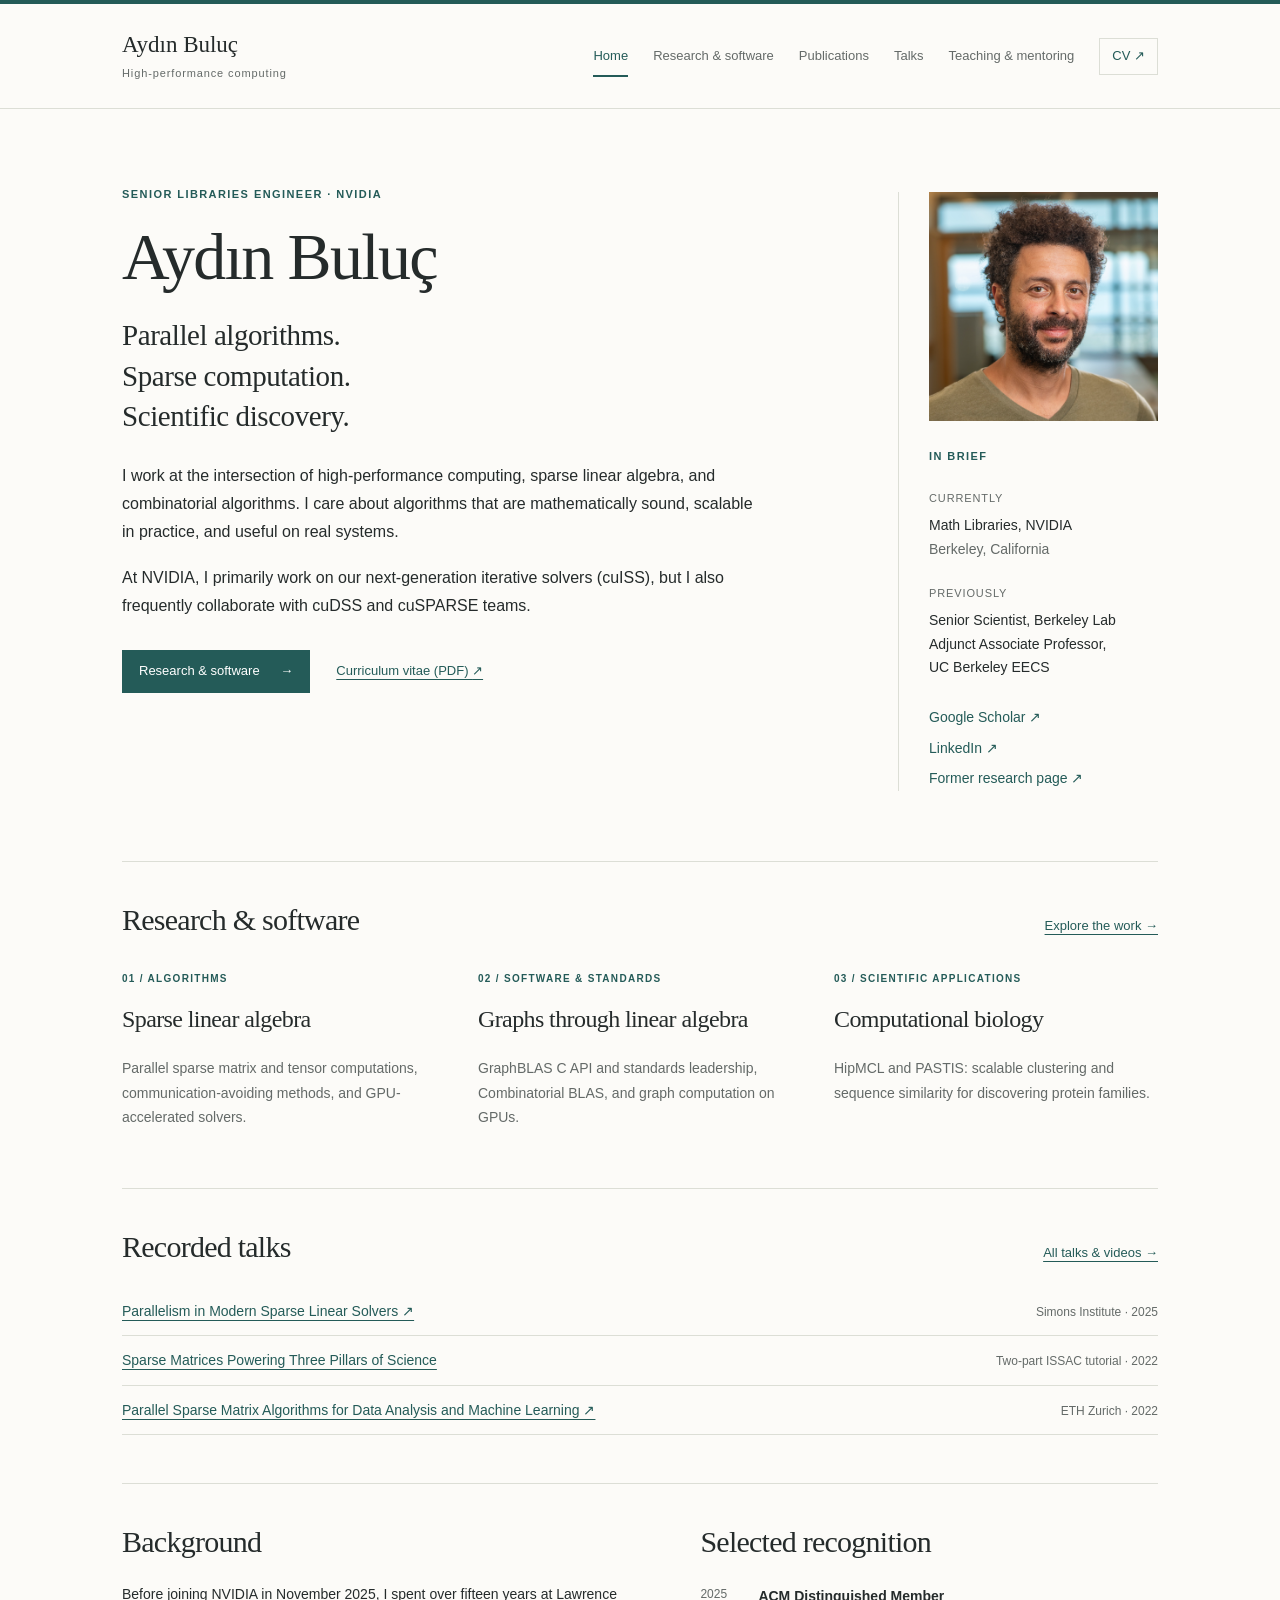
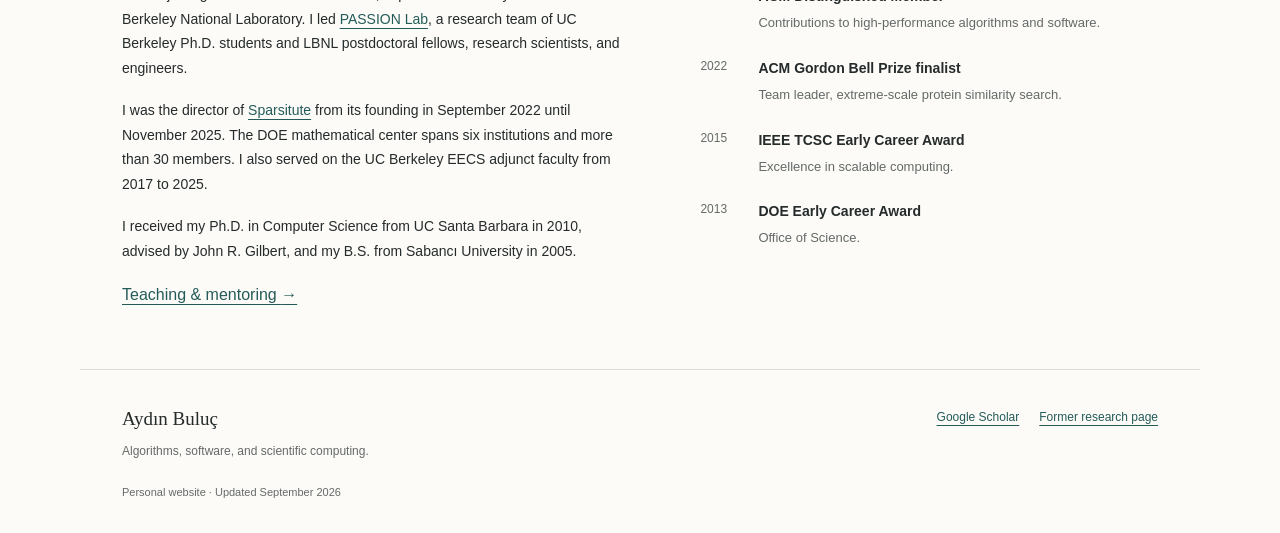
<file: index.html>
<!doctype html>
<html lang="en"><head><meta charset="utf-8"><meta name="viewport" content="width=device-width, initial-scale=1">
<title>Home — Aydın Buluç</title><meta name="description" content="Aydın Buluç is a Senior Libraries Engineer at NVIDIA working on GPU-accelerated sparse linear solvers, parallel algorithms, and scientific computing.">
<meta name="theme-color" content="#245b58"><meta property="og:title" content="Home — Aydın Buluç">
<meta property="og:description" content="Aydın Buluç is a Senior Libraries Engineer at NVIDIA working on GPU-accelerated sparse linear solvers, parallel algorithms, and scientific computing."><meta property="og:type" content="website">
<link rel="icon" href="assets/favicon.svg" type="image/svg+xml"><link rel="stylesheet" href="assets/style.css">
<script src="assets/site.js" defer></script></head>
<body><a class="skip" href="#main">Skip to content</a>
<header class="site-header"><div class="header-inner"><a class="wordmark" href="index.html">Aydın Buluç<span>High-performance computing</span></a>
<nav aria-label="Main navigation"><a href="index.html" aria-current="page">Home</a><a href="research.html">Research & software</a><a href="publications.html">Publications</a><a href="talks.html">Talks</a><a href="teaching.html">Teaching & mentoring</a><a class="cv-link" href="assets/aydin-buluc-cv.pdf">CV <span aria-hidden="true">↗</span><span class="sr-only"> (PDF)</span></a></nav></div></header>
<main id="main" tabindex="-1"><section class="hero">
  <div class="hero-copy">
    <p class="eyebrow">Senior Libraries Engineer · NVIDIA</p>
    <h1>Aydın Buluç</h1>
    <p class="hero-statement">Parallel algorithms.<br>Sparse computation.<br>Scientific discovery.</p>
    <p>I work at the intersection of high-performance computing, sparse linear algebra, and combinatorial algorithms. I care about algorithms that are mathematically sound, scalable in practice, and useful on real systems.</p>
    <p>At NVIDIA, I primarily work on our next-generation iterative solvers (cuISS), but I also frequently collaborate with cuDSS and cuSPARSE teams.</p>
    <div class="hero-links"><a class="button" href="research.html">Research & software <span aria-hidden="true">→</span></a><a href="assets/aydin-buluc-cv.pdf">Curriculum vitae (PDF) <span aria-hidden="true">↗</span></a></div>
  </div>
  <aside class="profile-note" aria-label="Profile and contact">
    <img class="profile-photo" src="assets/aydin-buluc-portrait.jpg" alt="Portrait of Aydın Buluç" width="4200" height="4200" decoding="async">
    <p class="eyebrow">In brief</p>
    <dl><dt>Currently</dt><dd>Math Libraries, NVIDIA<br><span class="muted">Berkeley, California</span></dd><dt>Previously</dt><dd>Senior Scientist, Berkeley Lab<br>Adjunct Associate Professor,<br>UC Berkeley EECS</dd></dl>
    <div class="profile-links"><a href="https://scholar.google.com/citations?user=_e02YnYAAAAJ&amp;hl=en">Google Scholar ↗</a><a href="https://www.linkedin.com/in/aydin-buluc-9012a12">LinkedIn ↗</a><a href="https://people.eecs.berkeley.edu/~aydin/">Former research page ↗</a></div>
  </aside>
</section>
<section class="section-block" aria-labelledby="research-heading">
  <div class="section-heading"><h2 id="research-heading">Research & software</h2><a href="research.html">Explore the work <span aria-hidden="true">→</span></a></div>
  <div class="research-grid">
    <article><p class="index-label">01 / ALGORITHMS</p><h3><a href="research.html#sparse">Sparse linear algebra</a></h3><p>Parallel sparse matrix and tensor computations, communication-avoiding methods, and GPU-accelerated solvers.</p></article>
    <article><p class="index-label">02 / SOFTWARE & STANDARDS</p><h3><a href="research.html#graphblas">Graphs through linear algebra</a></h3><p>GraphBLAS C API and standards leadership, Combinatorial BLAS, and graph computation on GPUs.</p></article>
    <article><p class="index-label">03 / SCIENTIFIC APPLICATIONS</p><h3><a href="research.html#biology">Computational biology</a></h3><p>HipMCL and PASTIS: scalable clustering and sequence similarity for discovering protein families.</p></article>
  </div>
</section>
<section class="section-block" aria-labelledby="talks-heading">
  <div class="section-heading"><h2 id="talks-heading">Recorded talks</h2><a href="talks.html">All talks &amp; videos <span aria-hidden="true">→</span></a></div>
  <ul class="resource-list"><li><a href="https://www.youtube.com/watch?v=f4MOy721VVg">Parallelism in Modern Sparse Linear Solvers ↗</a><span>Simons Institute · 2025</span></li><li><a href="talks.html">Sparse Matrices Powering Three Pillars of Science</a><span>Two-part ISSAC tutorial · 2022</span></li><li><a href="https://www.youtube.com/watch?v=8ZoAZzkhjkc">Parallel Sparse Matrix Algorithms for Data Analysis and Machine Learning ↗</a><span>ETH Zurich · 2022</span></li></ul>
</section>
<div class="two-column section-block">
  <section aria-labelledby="background"><h2 id="background">Background</h2><p>Before joining NVIDIA in November 2025, I spent over fifteen years at Lawrence Berkeley National Laboratory. I led <a href="https://passion.lbl.gov/">PASSION Lab</a>, a research team of UC Berkeley Ph.D. students and LBNL postdoctoral fellows, research scientists, and engineers.</p>
  <p>I was the director of <a href="https://sparsitute.lbl.gov/">Sparsitute</a> from its founding in September 2022 until November 2025. The DOE mathematical center spans six institutions and more than 30 members. I also served on the UC Berkeley EECS adjunct faculty from 2017 to 2025.</p>
  <p>I received my Ph.D. in Computer Science from UC Santa Barbara in 2010, advised by John R. Gilbert, and my B.S. from Sabancı University in 2005.</p><a href="teaching.html">Teaching & mentoring <span aria-hidden="true">→</span></a></section>
  <section aria-labelledby="honors"><h2 id="honors">Selected recognition</h2><ul class="dated-list"><li><span>2025</span><div><strong>ACM Distinguished Member</strong><p>Contributions to high-performance algorithms and software.</p></div></li><li><span>2022</span><div><strong>ACM Gordon Bell Prize finalist</strong><p>Team leader, extreme-scale protein similarity search.</p></div></li><li><span>2015</span><div><strong>IEEE TCSC Early Career Award</strong><p>Excellence in scalable computing.</p></div></li><li><span>2013</span><div><strong>DOE Early Career Award</strong><p>Office of Science.</p></div></li></ul></section>
</div>
</main>
<footer><div><a class="footer-name" href="index.html">Aydın Buluç</a><p>Algorithms, software, and scientific computing.</p></div>
<div class="footer-links"><a href="https://scholar.google.com/citations?user=_e02YnYAAAAJ&hl=en">Google Scholar</a><a href="https://people.eecs.berkeley.edu/~aydin/">Former research page</a></div>
<p class="footer-note">Personal website · Updated September 2026</p></footer></body></html>
</file>
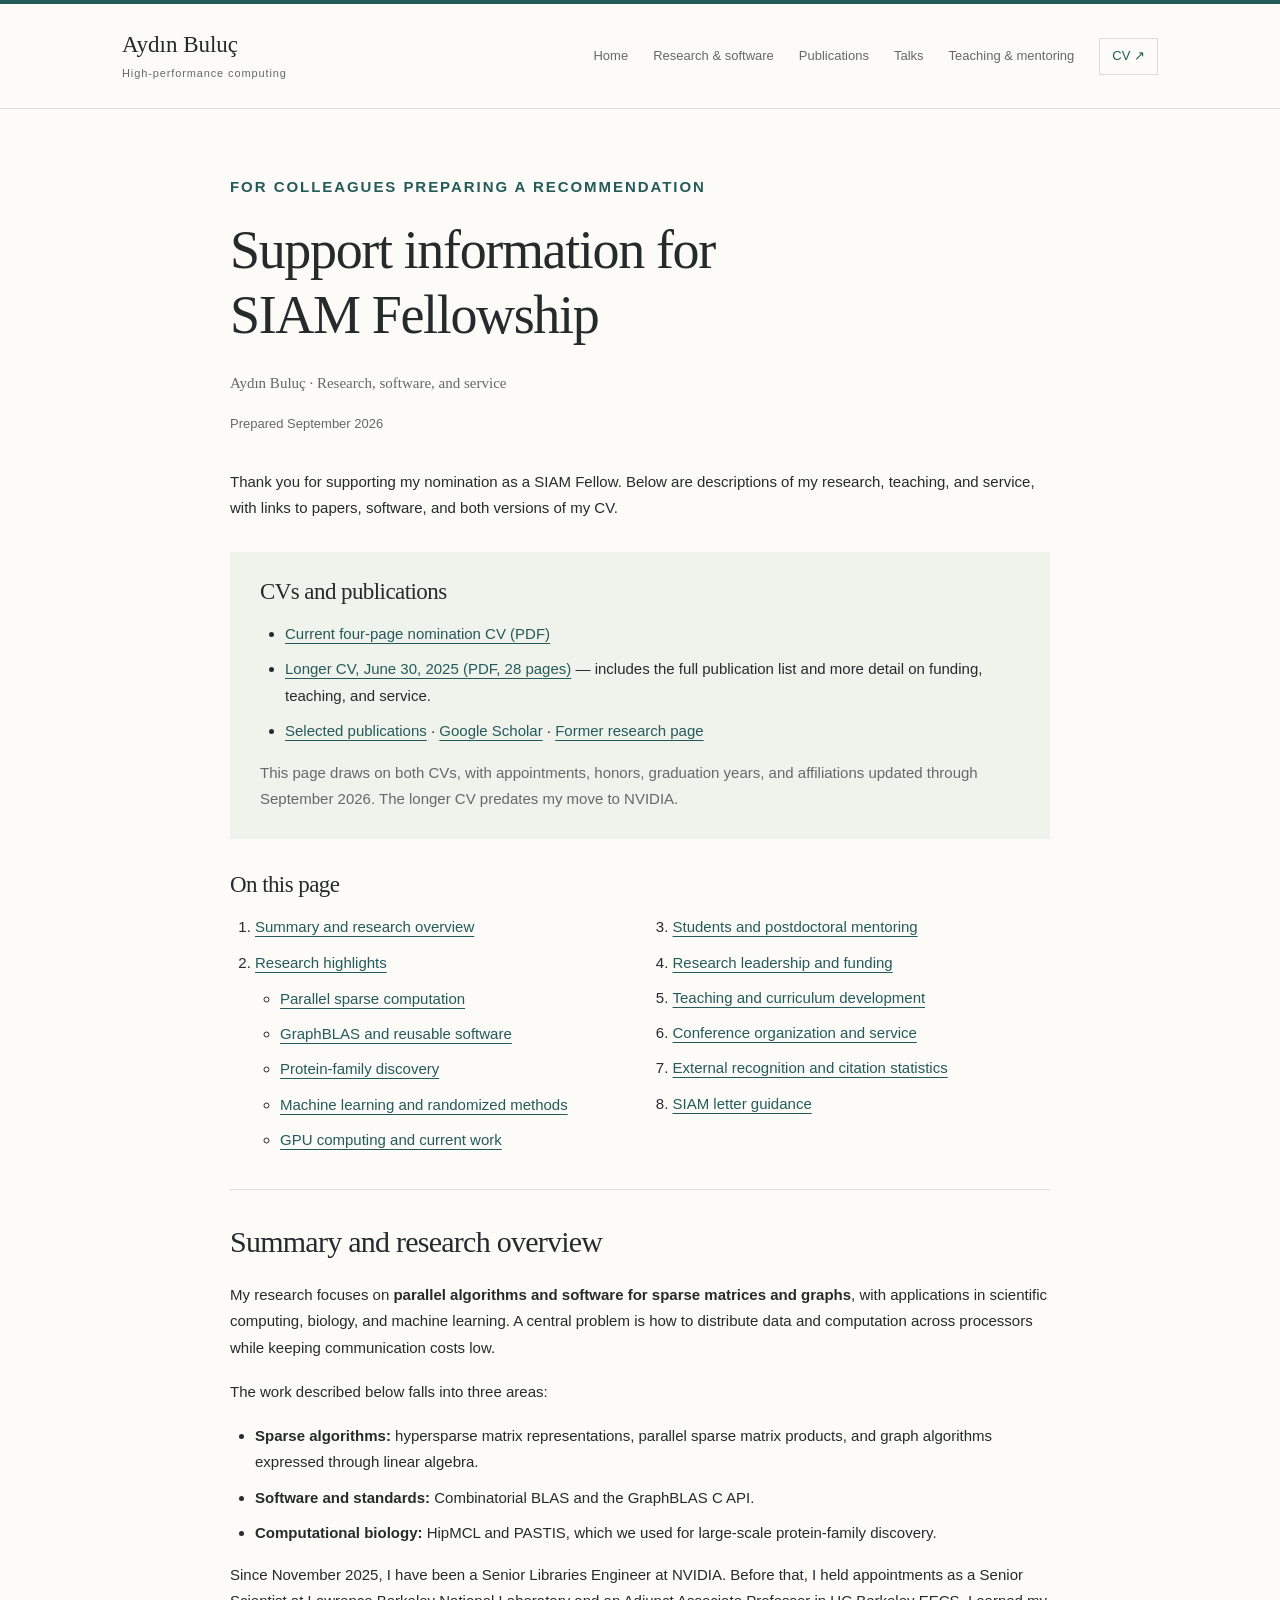
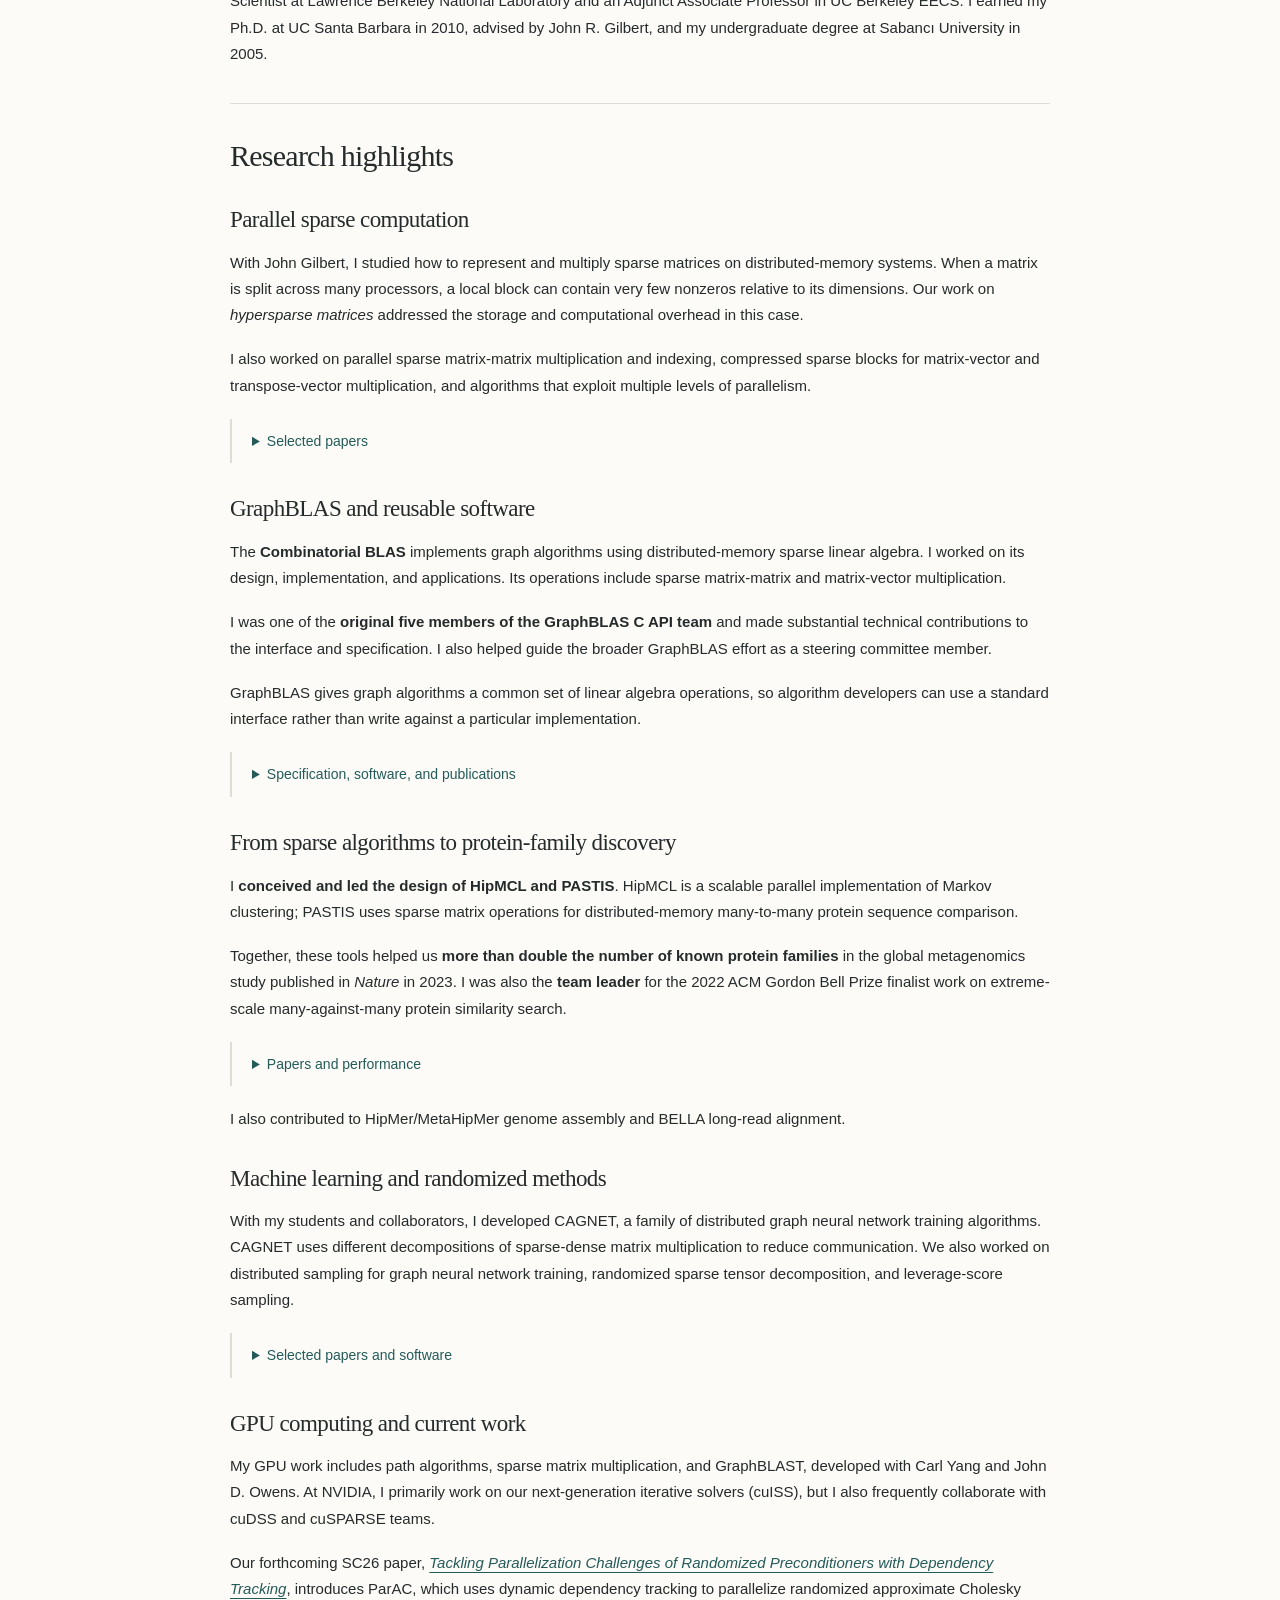
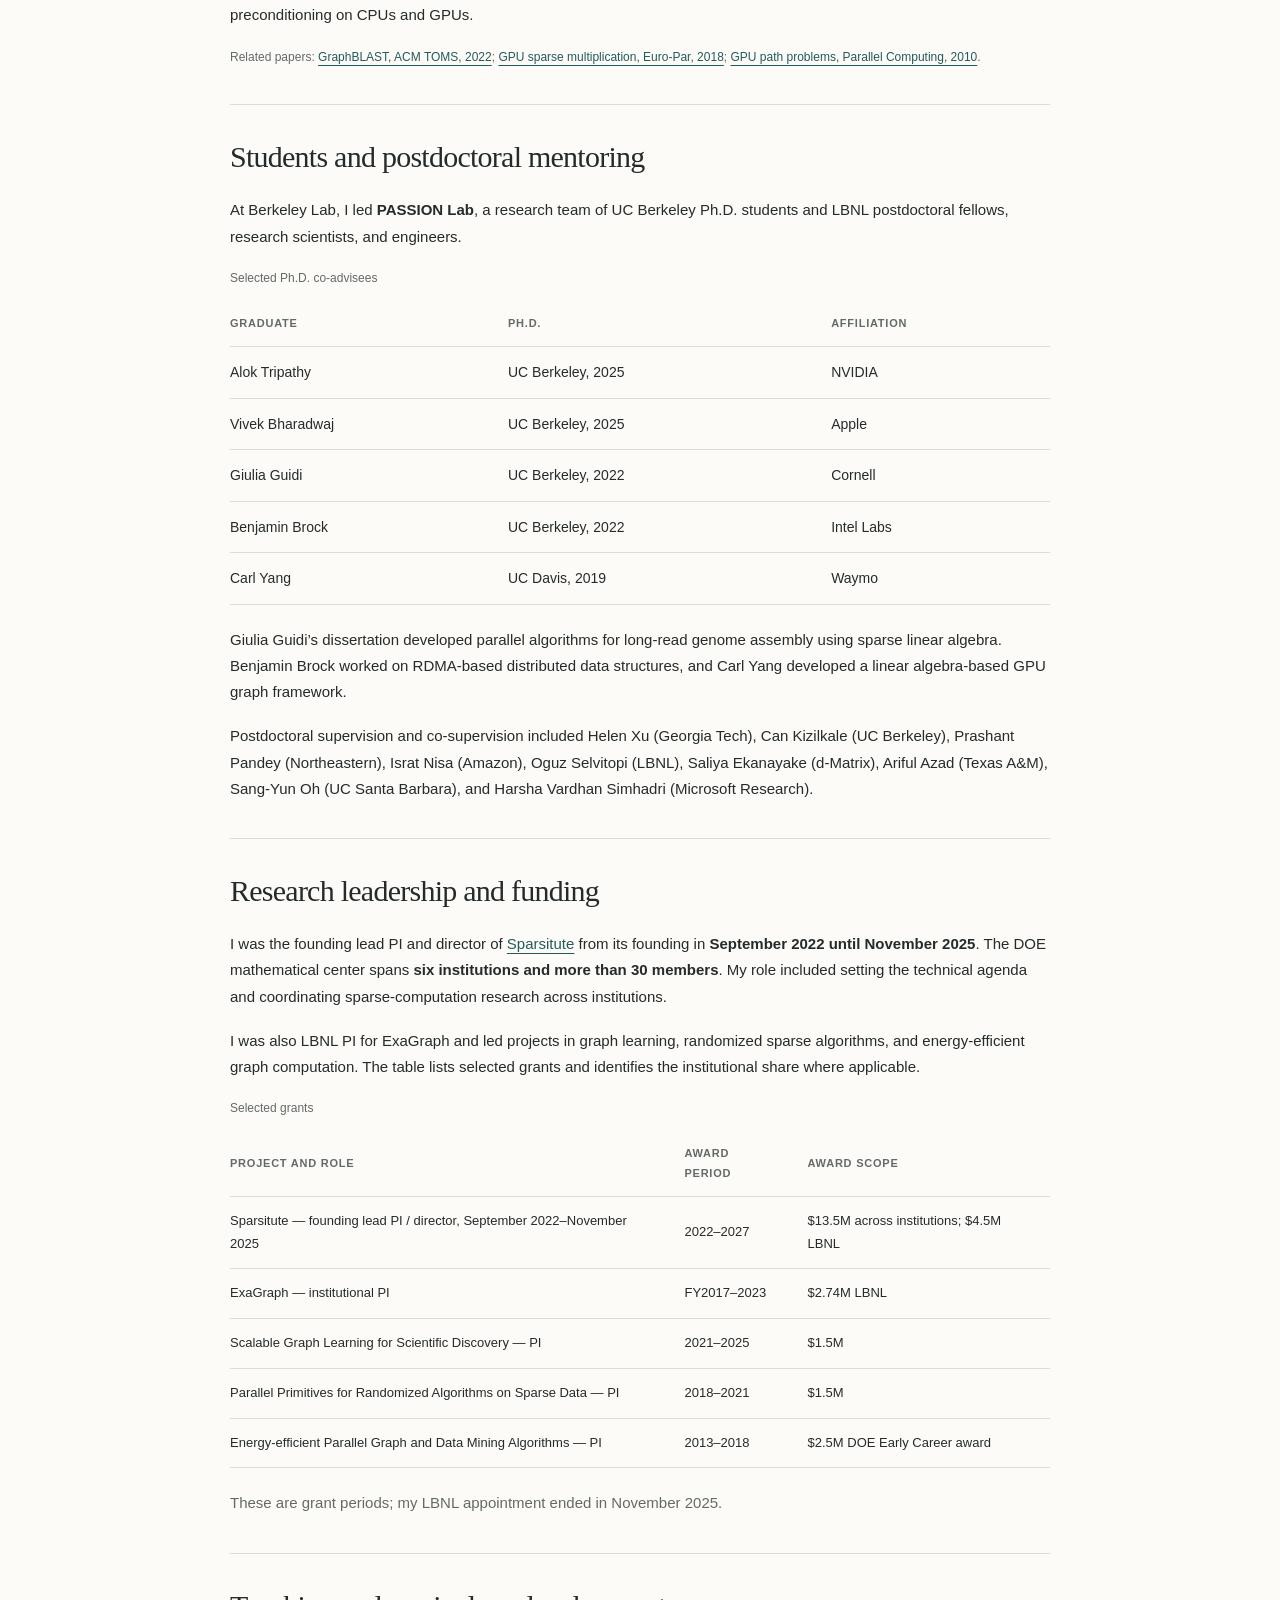
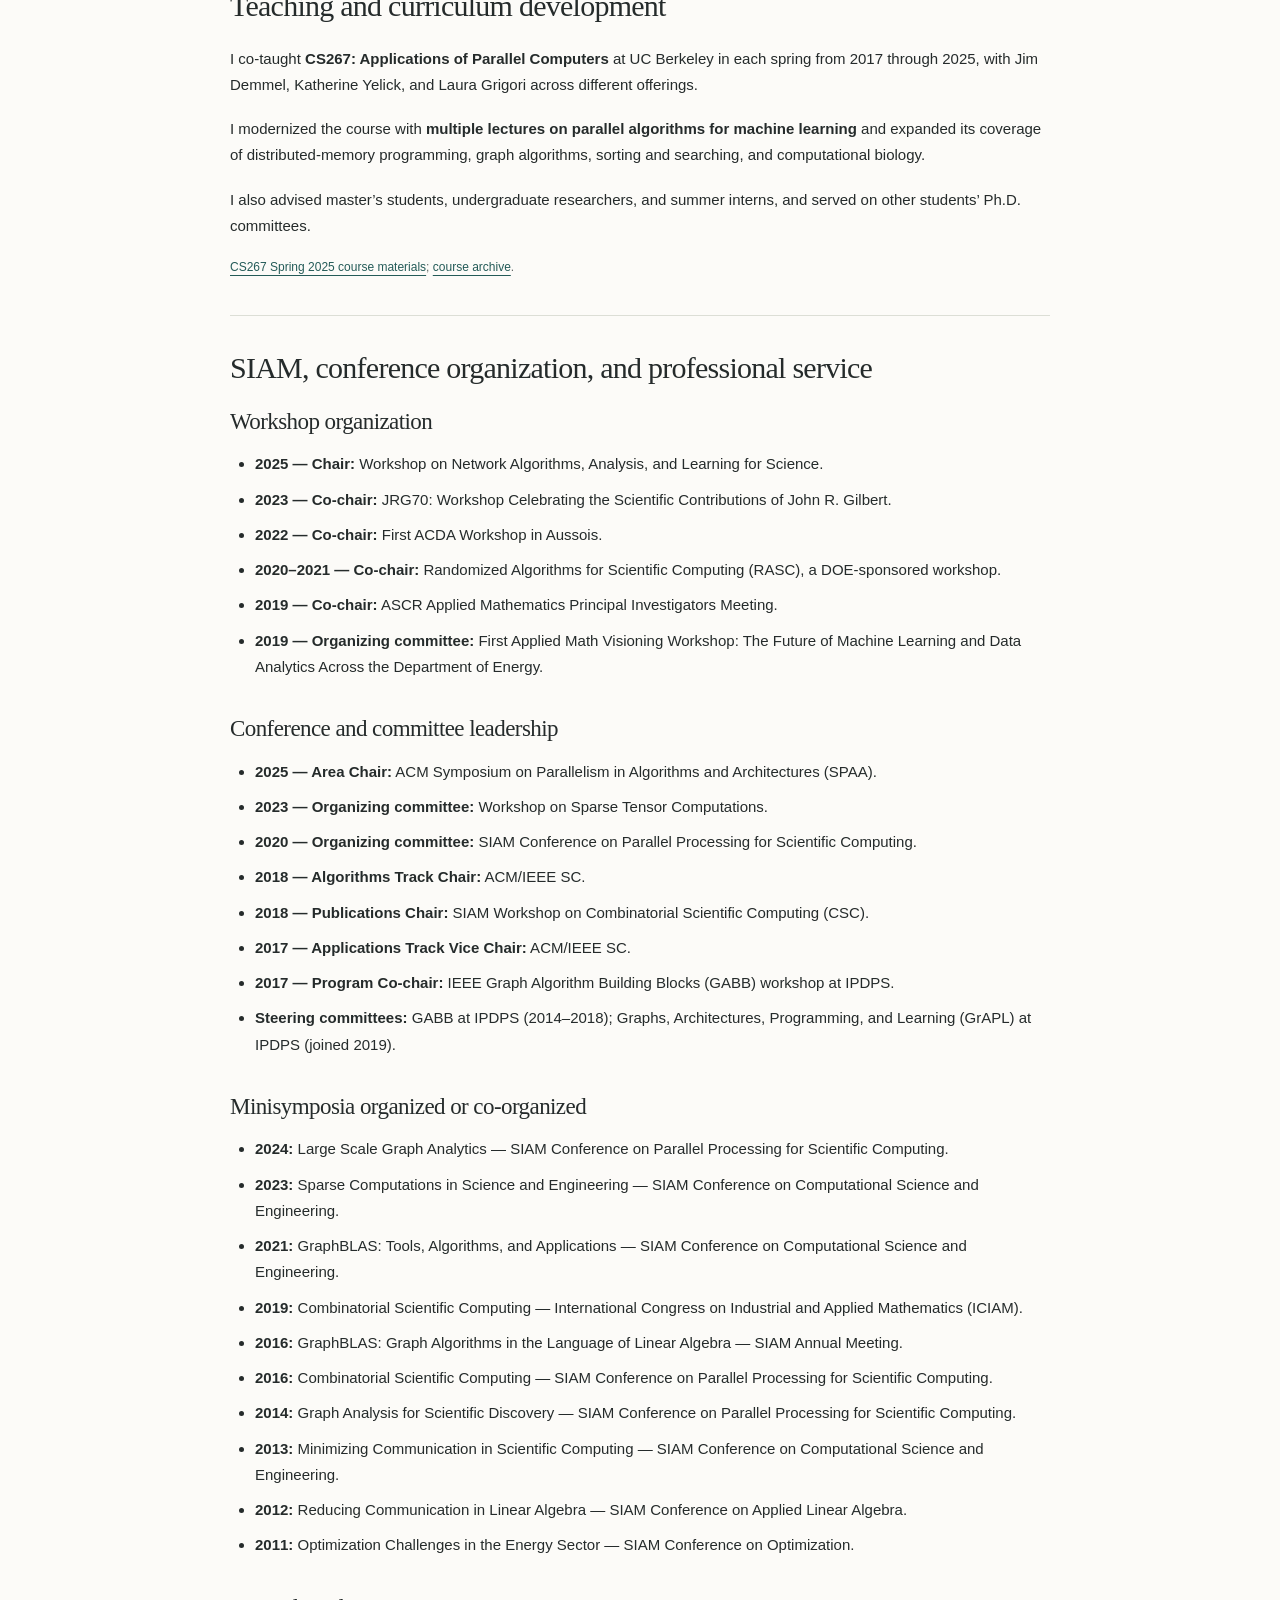
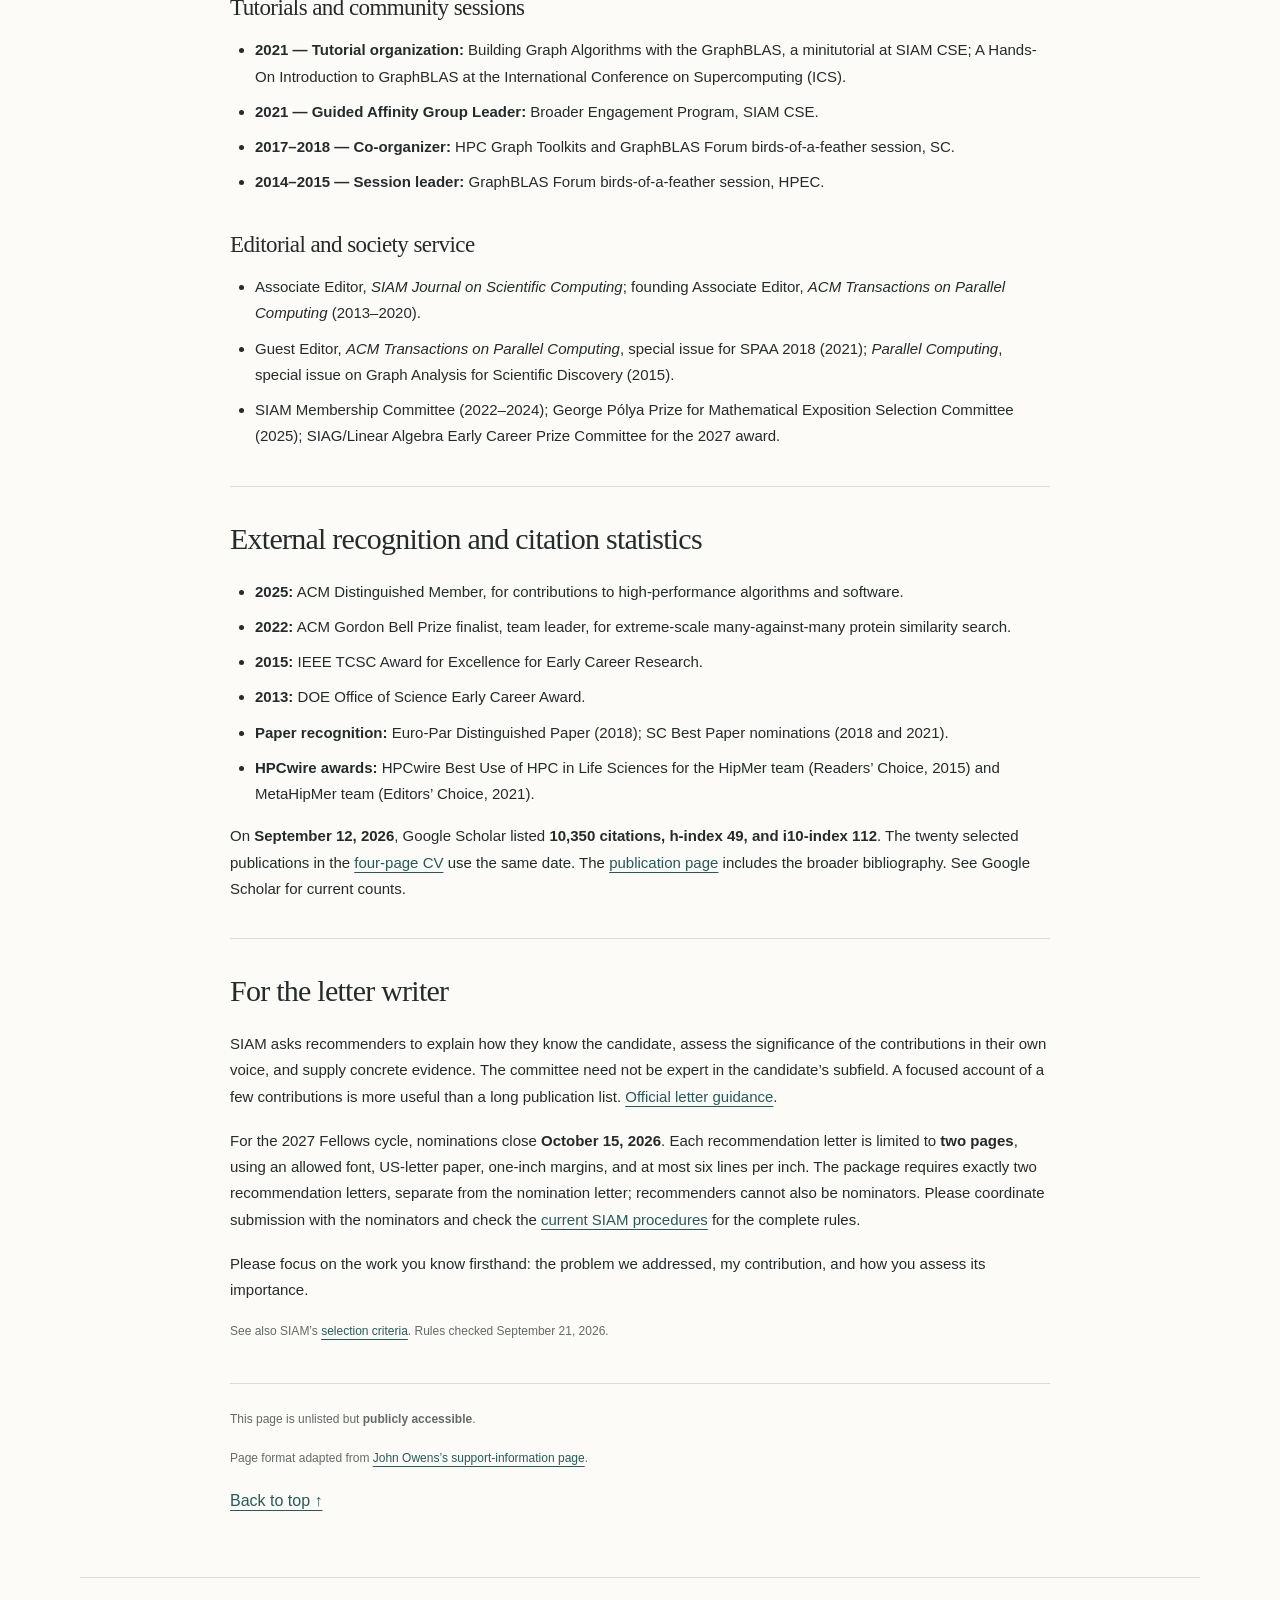
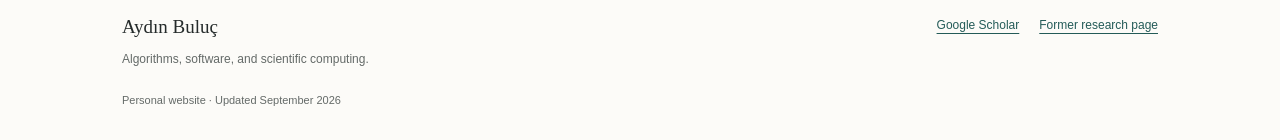
<file: fellowship-support.html>
<!doctype html>
<html lang="en"><head><meta charset="utf-8"><meta name="viewport" content="width=device-width, initial-scale=1">
<title>SIAM Fellowship — Support information — Aydın Buluç</title><meta name="description" content="Background, research contributions, and supporting evidence for colleagues preparing a SIAM Fellowship recommendation."><meta name="robots" content="noindex, nofollow">
<meta name="theme-color" content="#245b58"><meta property="og:title" content="SIAM Fellowship — Support information — Aydın Buluç">
<meta property="og:description" content="Background, research contributions, and supporting evidence for colleagues preparing a SIAM Fellowship recommendation."><meta property="og:type" content="website">
<link rel="icon" href="assets/favicon.svg" type="image/svg+xml"><link rel="stylesheet" href="assets/style.css">
<script src="assets/site.js" defer></script></head>
<body><a class="skip" href="#main">Skip to content</a>
<header class="site-header"><div class="header-inner"><a class="wordmark" href="index.html">Aydın Buluç<span>High-performance computing</span></a>
<nav aria-label="Main navigation"><a href="index.html">Home</a><a href="research.html">Research & software</a><a href="publications.html">Publications</a><a href="talks.html">Talks</a><a href="teaching.html">Teaching & mentoring</a><a class="cv-link" href="assets/aydin-buluc-cv.pdf">CV <span aria-hidden="true">↗</span><span class="sr-only"> (PDF)</span></a></nav></div></header>
<main id="main" tabindex="-1"><article class="support-dossier">
<header class="page-heading"><p class="eyebrow">For colleagues preparing a recommendation</p><h1>Support information for<br>SIAM Fellowship</h1><p class="lede">Aydın Buluç · Research, software, and service</p><p class="small muted">Prepared September 2026</p></header>
<p>Thank you for supporting my nomination as a SIAM Fellow. Below are descriptions of my research, teaching, and service, with links to papers, software, and both versions of my CV.</p>
<div class="support-resources"><h2>CVs and publications</h2><ul><li><a href="assets/aydin-buluc-cv.pdf">Current four-page nomination CV (PDF)</a></li><li><a href="assets/aydin-buluc-long-cv-june-2025.pdf">Longer CV, June 30, 2025 (PDF, 28 pages)</a> — includes the full publication list and more detail on funding, teaching, and service.</li><li><a href="publications.html">Selected publications</a> · <a href="https://scholar.google.com/citations?user=_e02YnYAAAAJ&amp;hl=en">Google Scholar</a> · <a href="https://people.eecs.berkeley.edu/~aydin/">Former research page</a></li></ul><p class="small muted">This page draws on both CVs, with appointments, honors, graduation years, and affiliations updated through September 2026. The longer CV predates my move to NVIDIA.</p></div>
<nav class="support-toc" aria-label="Contents of fellowship support page"><h2>On this page</h2><ol><li><a href="#summary">Summary and research overview</a></li><li><a href="#highlights">Research highlights</a><ul><li><a href="#sparse-foundations">Parallel sparse computation</a></li><li><a href="#standards">GraphBLAS and reusable software</a></li><li><a href="#protein-families">Protein-family discovery</a></li><li><a href="#learning">Machine learning and randomized methods</a></li><li><a href="#gpu-solvers">GPU computing and current work</a></li></ul></li><li><a href="#students">Students and postdoctoral mentoring</a></li><li><a href="#leadership">Research leadership and funding</a></li><li><a href="#education">Teaching and curriculum development</a></li><li><a href="#service">Conference organization and service</a></li><li><a href="#recognition">External recognition and citation statistics</a></li><li><a href="#letter-guidance">SIAM letter guidance</a></li></ol></nav>

<section id="summary"><h2>Summary and research overview</h2><p>My research focuses on <strong>parallel algorithms and software for sparse matrices and graphs</strong>, with applications in scientific computing, biology, and machine learning. A central problem is how to distribute data and computation across processors while keeping communication costs low.</p><p>The work described below falls into three areas:</p><ul><li><strong>Sparse algorithms:</strong> hypersparse matrix representations, parallel sparse matrix products, and graph algorithms expressed through linear algebra.</li><li><strong>Software and standards:</strong> Combinatorial BLAS and the GraphBLAS C API.</li><li><strong>Computational biology:</strong> HipMCL and PASTIS, which we used for large-scale protein-family discovery.</li></ul><p>Since November 2025, I have been a Senior Libraries Engineer at NVIDIA. Before that, I held appointments as a Senior Scientist at Lawrence Berkeley National Laboratory and an Adjunct Associate Professor in UC Berkeley EECS. I earned my Ph.D. at UC Santa Barbara in 2010, advised by John R. Gilbert, and my undergraduate degree at Sabancı University in 2005.</p></section>

<section id="highlights"><h2>Research highlights</h2>
<section id="sparse-foundations"><h3>Parallel sparse computation</h3><p>With John Gilbert, I studied how to represent and multiply sparse matrices on distributed-memory systems. When a matrix is split across many processors, a local block can contain very few nonzeros relative to its dimensions. Our work on <em>hypersparse matrices</em> addressed the storage and computational overhead in this case.</p><p>I also worked on parallel sparse matrix-matrix multiplication and indexing, compressed sparse blocks for matrix-vector and transpose-vector multiplication, and algorithms that exploit multiple levels of parallelism.</p><details><summary>Selected papers</summary><ul><li><a href="publications.html?search=hypersparse">On the representation and multiplication of hypersparse matrices</a> — IPDPS, 2008.</li><li><a href="publications.html?search=compressed%20sparse%20blocks">Parallel sparse matrix-vector and matrix-transpose-vector multiplication using compressed sparse blocks</a> — SPAA, 2009.</li><li><a href="publications.html?search=multiplication%20indexing">Parallel sparse matrix-matrix multiplication and indexing: Implementation and experiments</a> — <em>SIAM Journal on Scientific Computing</em>, 2012.</li><li><a href="publications.html?search=multiple%20levels">Exploiting multiple levels of parallelism in sparse matrix-matrix multiplication</a> — <em>SIAM Journal on Scientific Computing</em>, 2016.</li></ul></details></section>

<section id="standards"><h3>GraphBLAS and reusable software</h3><p>The <strong>Combinatorial BLAS</strong> implements graph algorithms using distributed-memory sparse linear algebra. I worked on its design, implementation, and applications. Its operations include sparse matrix-matrix and matrix-vector multiplication.</p><p>I was one of the <strong>original five members of the GraphBLAS C API team</strong> and made substantial technical contributions to the interface and specification. I also helped guide the broader GraphBLAS effort as a steering committee member.</p><p>GraphBLAS gives graph algorithms a common set of linear algebra operations, so algorithm developers can use a standard interface rather than write against a particular implementation.</p><details><summary>Specification, software, and publications</summary><ul><li><a href="https://github.com/GraphBLAS/graphblas-api-c">GraphBLAS C API specification</a> and <a href="https://graphblas.org/">GraphBLAS Forum</a>.</li><li><em>The GraphBLAS C API Specification, version 1.3.0</em> (2019), by Aydın Buluç, Timothy Mattson, Scott McMillan, José Moreira, and Carl Yang. <a href="assets/aydin-buluc-long-cv-june-2025.pdf#page=14">Longer CV, p. 14</a>.</li><li><a href="publications.html?search=Combinatorial%20BLAS">The Combinatorial BLAS: Design, implementation, and applications</a> — <em>International Journal of High Performance Computing Applications</em>, 2011; <a href="https://github.com/PASSIONLab/CombBLAS">source code</a>.</li><li><a href="publications.html?search=Mathematical%20foundations">Mathematical foundations of the GraphBLAS</a> — HPEC, 2016.</li></ul></details></section>

<section id="protein-families"><h3>From sparse algorithms to protein-family discovery</h3><p>I <strong>conceived and led the design of HipMCL and PASTIS</strong>. HipMCL is a scalable parallel implementation of Markov clustering; PASTIS uses sparse matrix operations for distributed-memory many-to-many protein sequence comparison.</p><p>Together, these tools helped us <strong>more than double the number of known protein families</strong> in the global metagenomics study published in <em>Nature</em> in 2023. I was also the <strong>team leader</strong> for the 2022 ACM Gordon Bell Prize finalist work on extreme-scale many-against-many protein similarity search.</p><details><summary>Papers and performance</summary><ul><li><a href="publications.html?search=HipMCL">HipMCL: A high-performance parallel implementation of the Markov clustering algorithm for large-scale networks</a> — <em>Nucleic Acids Research</em>, 2018.</li><li><a href="publications.html?search=Unraveling">Unraveling the functional dark matter through global metagenomics</a> — <em>Nature</em>, 2023.</li><li><em>Extreme-scale many-against-many protein similarity search</em> — SC, 2022; <a href="assets/aydin-buluc-long-cv-june-2025.pdf#page=6">longer CV, p. 6</a>.</li><li>HipMCL clustered a network with 75 million nodes and 68 billion edges in 2.4 hours using 2,000 nodes of NERSC’s Cori system. <a href="assets/aydin-buluc-long-cv-june-2025.pdf#page=20">Software record, p. 20</a>.</li></ul></details><p>I also contributed to HipMer/MetaHipMer genome assembly and BELLA long-read alignment.</p></section>

<section id="learning"><h3>Machine learning and randomized methods</h3><p>With my students and collaborators, I developed CAGNET, a family of distributed graph neural network training algorithms. CAGNET uses different decompositions of sparse-dense matrix multiplication to reduce communication. We also worked on distributed sampling for graph neural network training, randomized sparse tensor decomposition, and leverage-score sampling.</p><details><summary>Selected papers and software</summary><ul><li><a href="publications.html?search=Reducing%20communication">Reducing communication in graph neural network training</a> — SC, 2020.</li><li><em>Distributed matrix-based sampling for graph neural network training</em> — MLSys, 2024; <a href="assets/aydin-buluc-long-cv-june-2025.pdf#page=5">longer CV, p. 5</a>.</li><li><em>Fast exact leverage score sampling from Khatri-Rao products with applications to tensor decomposition</em> — NeurIPS, 2023; and <em>Distributed-memory randomized algorithms for sparse tensor CP decomposition</em> — SPAA, 2024. <a href="assets/aydin-buluc-long-cv-june-2025.pdf#page=5">Longer CV, p. 5</a>.</li><li><a href="assets/aydin-buluc-long-cv-june-2025.pdf#page=20">CAGNET software description, p. 20</a>.</li></ul></details></section>

<section id="gpu-solvers"><h3>GPU computing and current work</h3><p>My GPU work includes path algorithms, sparse matrix multiplication, and GraphBLAST, developed with Carl Yang and John D. Owens. At NVIDIA, I primarily work on our next-generation iterative solvers (cuISS), but I also frequently collaborate with cuDSS and cuSPARSE teams.</p><p>Our forthcoming SC26 paper, <a href="https://sc26.conference-program.com/presentation/?id=pap499&amp;sess=sess206"><em>Tackling Parallelization Challenges of Randomized Preconditioners with Dependency Tracking</em></a>, introduces ParAC, which uses dynamic dependency tracking to parallelize randomized approximate Cholesky preconditioning on CPUs and GPUs.</p><p class="evidence">Related papers: <a href="publications.html?search=GraphBLAST">GraphBLAST, ACM TOMS, 2022</a>; <a href="publications.html?search=Design%20principles">GPU sparse multiplication, Euro-Par, 2018</a>; <a href="publications.html?search=path%20problems">GPU path problems, Parallel Computing, 2010</a>.</p></section></section>

<section id="students"><h2>Students and postdoctoral mentoring</h2><p>At Berkeley Lab, I led <strong>PASSION Lab</strong>, a research team of UC Berkeley Ph.D. students and LBNL postdoctoral fellows, research scientists, and engineers.</p><div class="table-scroll"><table><caption>Selected Ph.D. co-advisees</caption><thead><tr><th scope="col">Graduate</th><th scope="col">Ph.D.</th><th scope="col">Affiliation</th></tr></thead><tbody><tr><th scope="row">Alok Tripathy</th><td>UC Berkeley, 2025</td><td>NVIDIA</td></tr><tr><th scope="row">Vivek Bharadwaj</th><td>UC Berkeley, 2025</td><td>Apple</td></tr><tr><th scope="row">Giulia Guidi</th><td>UC Berkeley, 2022</td><td>Cornell</td></tr><tr><th scope="row">Benjamin Brock</th><td>UC Berkeley, 2022</td><td>Intel Labs</td></tr><tr><th scope="row">Carl Yang</th><td>UC Davis, 2019</td><td>Waymo</td></tr></tbody></table></div><p>Giulia Guidi’s dissertation developed parallel algorithms for long-read genome assembly using sparse linear algebra. Benjamin Brock worked on RDMA-based distributed data structures, and Carl Yang developed a linear algebra-based GPU graph framework.</p><p>Postdoctoral supervision and co-supervision included Helen Xu (Georgia Tech), Can Kizilkale (UC Berkeley), Prashant Pandey (Northeastern), Israt Nisa (Amazon), Oguz Selvitopi (LBNL), Saliya Ekanayake (d-Matrix), Ariful Azad (Texas A&amp;M), Sang-Yun Oh (UC Santa Barbara), and Harsha Vardhan Simhadri (Microsoft Research).</p></section>

<section id="leadership"><h2>Research leadership and funding</h2><p>I was the founding lead PI and director of <a href="https://sparsitute.lbl.gov/">Sparsitute</a> from its founding in <strong>September 2022 until November 2025</strong>. The DOE mathematical center spans <strong>six institutions and more than 30 members</strong>. My role included setting the technical agenda and coordinating sparse-computation research across institutions.</p><p>I was also LBNL PI for ExaGraph and led projects in graph learning, randomized sparse algorithms, and energy-efficient graph computation. The table lists selected grants and identifies the institutional share where applicable.</p><div class="table-scroll"><table class="funding-table"><caption>Selected grants</caption><thead><tr><th scope="col">Project and role</th><th scope="col">Award period</th><th scope="col">Award scope</th></tr></thead><tbody><tr><th scope="row">Sparsitute — founding lead PI / director, September 2022–November 2025</th><td>2022–2027</td><td>$13.5M across institutions; $4.5M LBNL</td></tr><tr><th scope="row">ExaGraph — institutional PI</th><td>FY2017–2023</td><td>$2.74M LBNL</td></tr><tr><th scope="row">Scalable Graph Learning for Scientific Discovery — PI</th><td>2021–2025</td><td>$1.5M</td></tr><tr><th scope="row">Parallel Primitives for Randomized Algorithms on Sparse Data — PI</th><td>2018–2021</td><td>$1.5M</td></tr><tr><th scope="row">Energy-efficient Parallel Graph and Data Mining Algorithms — PI</th><td>2013–2018</td><td>$2.5M DOE Early Career award</td></tr></tbody></table></div><p class="small muted">These are grant periods; my LBNL appointment ended in November 2025.</p></section>

<section id="education"><h2>Teaching and curriculum development</h2><p>I co-taught <strong>CS267: Applications of Parallel Computers</strong> at UC Berkeley in each spring from 2017 through 2025, with Jim Demmel, Katherine Yelick, and Laura Grigori across different offerings.</p><p>I modernized the course with <strong>multiple lectures on parallel algorithms for machine learning</strong> and expanded its coverage of distributed-memory programming, graph algorithms, sorting and searching, and computational biology.</p><p>I also advised master’s students, undergraduate researchers, and summer interns, and served on other students’ Ph.D. committees.</p><p class="evidence"><a href="https://sites.google.com/lbl.gov/cs267-spr2025/">CS267 Spring 2025 course materials</a>; <a href="https://people.eecs.berkeley.edu/~aydin/teaching.html">course archive</a>.</p></section>

<section id="service"><h2>SIAM, conference organization, and professional service</h2><h3>Workshop organization</h3>
<ul>
<li><strong>2025 — Chair:</strong> Workshop on Network Algorithms, Analysis, and Learning for Science.</li>
<li><strong>2023 — Co-chair:</strong> JRG70: Workshop Celebrating the Scientific Contributions of John R. Gilbert.</li>
<li><strong>2022 — Co-chair:</strong> First ACDA Workshop in Aussois.</li>
<li><strong>2020–2021 — Co-chair:</strong> Randomized Algorithms for Scientific Computing (RASC), a DOE-sponsored workshop.</li>
<li><strong>2019 — Co-chair:</strong> ASCR Applied Mathematics Principal Investigators Meeting.</li>
<li><strong>2019 — Organizing committee:</strong> First Applied Math Visioning Workshop: The Future of Machine Learning and Data Analytics Across the Department of Energy.</li>
</ul>
<h3 class="subheading">Conference and committee leadership</h3>
<ul>
<li><strong>2025 — Area Chair:</strong> ACM Symposium on Parallelism in Algorithms and Architectures (SPAA).</li>
<li><strong>2023 — Organizing committee:</strong> Workshop on Sparse Tensor Computations.</li>
<li><strong>2020 — Organizing committee:</strong> SIAM Conference on Parallel Processing for Scientific Computing.</li>
<li><strong>2018 — Algorithms Track Chair:</strong> ACM/IEEE SC.</li>
<li><strong>2018 — Publications Chair:</strong> SIAM Workshop on Combinatorial Scientific Computing (CSC).</li>
<li><strong>2017 — Applications Track Vice Chair:</strong> ACM/IEEE SC.</li>
<li><strong>2017 — Program Co-chair:</strong> IEEE Graph Algorithm Building Blocks (GABB) workshop at IPDPS.</li>
<li><strong>Steering committees:</strong> GABB at IPDPS (2014–2018); Graphs, Architectures, Programming, and Learning (GrAPL) at IPDPS (joined 2019).</li>
</ul>
<h3 class="subheading">Minisymposia organized or co-organized</h3>
<ul>
<li><strong>2024:</strong> Large Scale Graph Analytics — SIAM Conference on Parallel Processing for Scientific Computing.</li>
<li><strong>2023:</strong> Sparse Computations in Science and Engineering — SIAM Conference on Computational Science and Engineering.</li>
<li><strong>2021:</strong> GraphBLAS: Tools, Algorithms, and Applications — SIAM Conference on Computational Science and Engineering.</li>
<li><strong>2019:</strong> Combinatorial Scientific Computing — International Congress on Industrial and Applied Mathematics (ICIAM).</li>
<li><strong>2016:</strong> GraphBLAS: Graph Algorithms in the Language of Linear Algebra — SIAM Annual Meeting.</li>
<li><strong>2016:</strong> Combinatorial Scientific Computing — SIAM Conference on Parallel Processing for Scientific Computing.</li>
<li><strong>2014:</strong> Graph Analysis for Scientific Discovery — SIAM Conference on Parallel Processing for Scientific Computing.</li>
<li><strong>2013:</strong> Minimizing Communication in Scientific Computing — SIAM Conference on Computational Science and Engineering.</li>
<li><strong>2012:</strong> Reducing Communication in Linear Algebra — SIAM Conference on Applied Linear Algebra.</li>
<li><strong>2011:</strong> Optimization Challenges in the Energy Sector — SIAM Conference on Optimization.</li>
</ul>
<h3 class="subheading">Tutorials and community sessions</h3>
<ul>
<li><strong>2021 — Tutorial organization:</strong> Building Graph Algorithms with the GraphBLAS, a minitutorial at SIAM CSE; A Hands-On Introduction to GraphBLAS at the International Conference on Supercomputing (ICS).</li>
<li><strong>2021 — Guided Affinity Group Leader:</strong> Broader Engagement Program, SIAM CSE.</li>
<li><strong>2017–2018 — Co-organizer:</strong> HPC Graph Toolkits and GraphBLAS Forum birds-of-a-feather session, SC.</li>
<li><strong>2014–2015 — Session leader:</strong> GraphBLAS Forum birds-of-a-feather session, HPEC.</li>
</ul>
<h3 class="subheading">Editorial and society service</h3>
<ul>
<li>Associate Editor, <em>SIAM Journal on Scientific Computing</em>; founding Associate Editor, <em>ACM Transactions on Parallel Computing</em> (2013–2020).</li>
<li>Guest Editor, <em>ACM Transactions on Parallel Computing</em>, special issue for SPAA 2018 (2021); <em>Parallel Computing</em>, special issue on Graph Analysis for Scientific Discovery (2015).</li>
<li>SIAM Membership Committee (2022–2024); George Pólya Prize for Mathematical Exposition Selection Committee (2025); SIAG/Linear Algebra Early Career Prize Committee for the 2027 award.</li>
</ul>
</section>

<section id="recognition"><h2>External recognition and citation statistics</h2><ul><li><strong>2025:</strong> ACM Distinguished Member, for contributions to high-performance algorithms and software.</li><li><strong>2022:</strong> ACM Gordon Bell Prize finalist, team leader, for extreme-scale many-against-many protein similarity search.</li><li><strong>2015:</strong> IEEE TCSC Award for Excellence for Early Career Research.</li><li><strong>2013:</strong> DOE Office of Science Early Career Award.</li><li><strong>Paper recognition:</strong> Euro-Par Distinguished Paper (2018); SC Best Paper nominations (2018 and 2021).</li><li><strong>HPCwire awards:</strong> HPCwire Best Use of HPC in Life Sciences for the HipMer team (Readers’ Choice, 2015) and MetaHipMer team (Editors’ Choice, 2021).</li></ul><p>On <strong>September 12, 2026</strong>, Google Scholar listed <strong>10,350 citations, h-index 49, and i10-index 112</strong>. The twenty selected publications in the <a href="assets/aydin-buluc-cv.pdf">four-page CV</a> use the same date. The <a href="publications.html">publication page</a> includes the broader bibliography. See Google Scholar for current counts.</p></section>

<section id="letter-guidance"><h2>For the letter writer</h2><p>SIAM asks recommenders to explain how they know the candidate, assess the significance of the contributions in their own voice, and supply concrete evidence. The committee need not be expert in the candidate’s subfield. A focused account of a few contributions is more useful than a long publication list. <a href="https://www.siam.org/programs-initiatives/prizes-awards/fellows-program/nomination-procedures/letters-of-nomination-and-recommendation/">Official letter guidance</a>.</p><p>For the 2027 Fellows cycle, nominations close <strong>October 15, 2026</strong>. Each recommendation letter is limited to <strong>two pages</strong>, using an allowed font, US-letter paper, one-inch margins, and at most six lines per inch. The package requires exactly two recommendation letters, separate from the nomination letter; recommenders cannot also be nominators. Please coordinate submission with the nominators and check the <a href="https://www.siam.org/programs-initiatives/prizes-awards/fellows-program/nomination-procedures/">current SIAM procedures</a> for the complete rules.</p><p>Please focus on the work you know firsthand: the problem we addressed, my contribution, and how you assess its importance.</p><p class="evidence">See also SIAM’s <a href="https://www.siam.org/programs-initiatives/prizes-awards/fellows-program/selection-criteria/">selection criteria</a>. Rules checked September 21, 2026.</p></section>
<div class="support-endnote"><p>This page is unlisted but <strong>publicly accessible</strong>.</p><p>Page format adapted from <a href="https://www.ece.ucdavis.edu/~jowens/professor_vi_recs.html">John Owens’s support-information page</a>.</p><a href="#main">Back to top ↑</a></div>
</article>
</main>
<footer><div><a class="footer-name" href="index.html">Aydın Buluç</a><p>Algorithms, software, and scientific computing.</p></div>
<div class="footer-links"><a href="https://scholar.google.com/citations?user=_e02YnYAAAAJ&hl=en">Google Scholar</a><a href="https://people.eecs.berkeley.edu/~aydin/">Former research page</a></div>
<p class="footer-note">Personal website · Updated September 2026</p></footer></body></html>
</file>
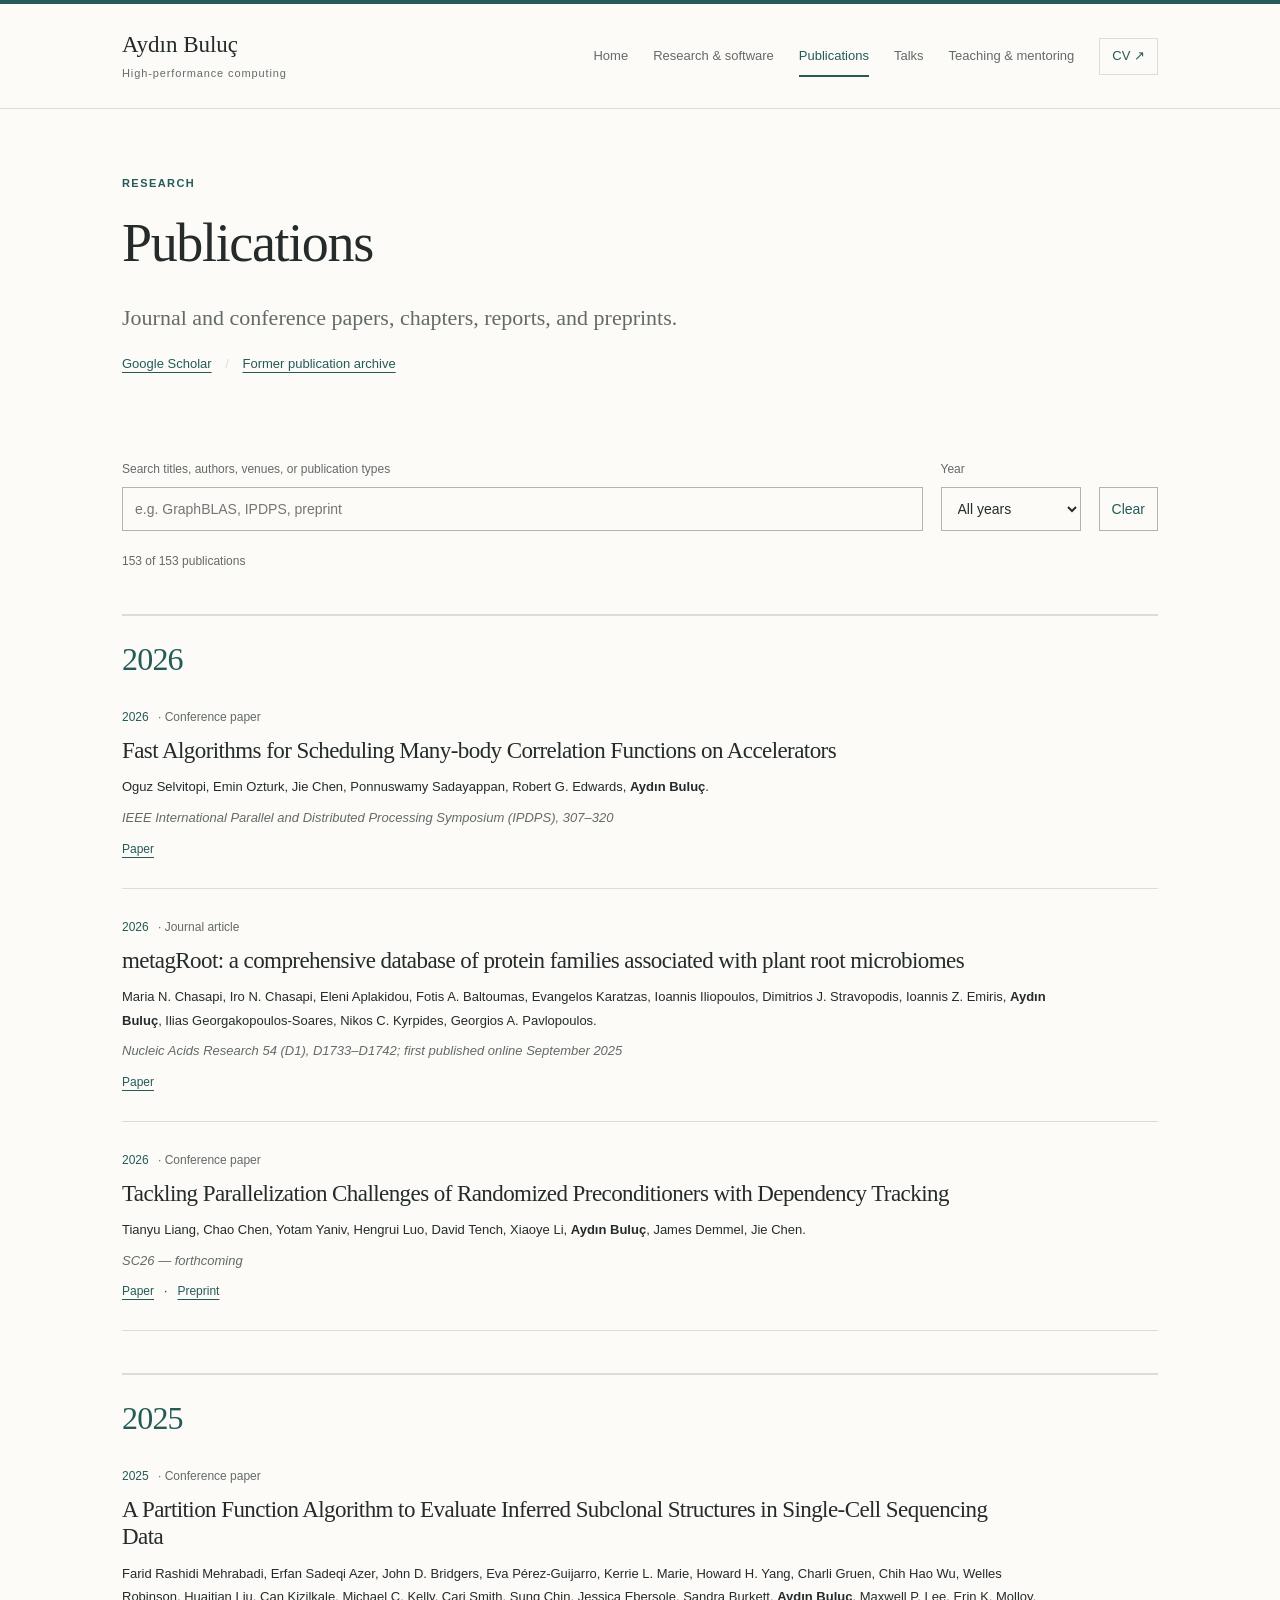
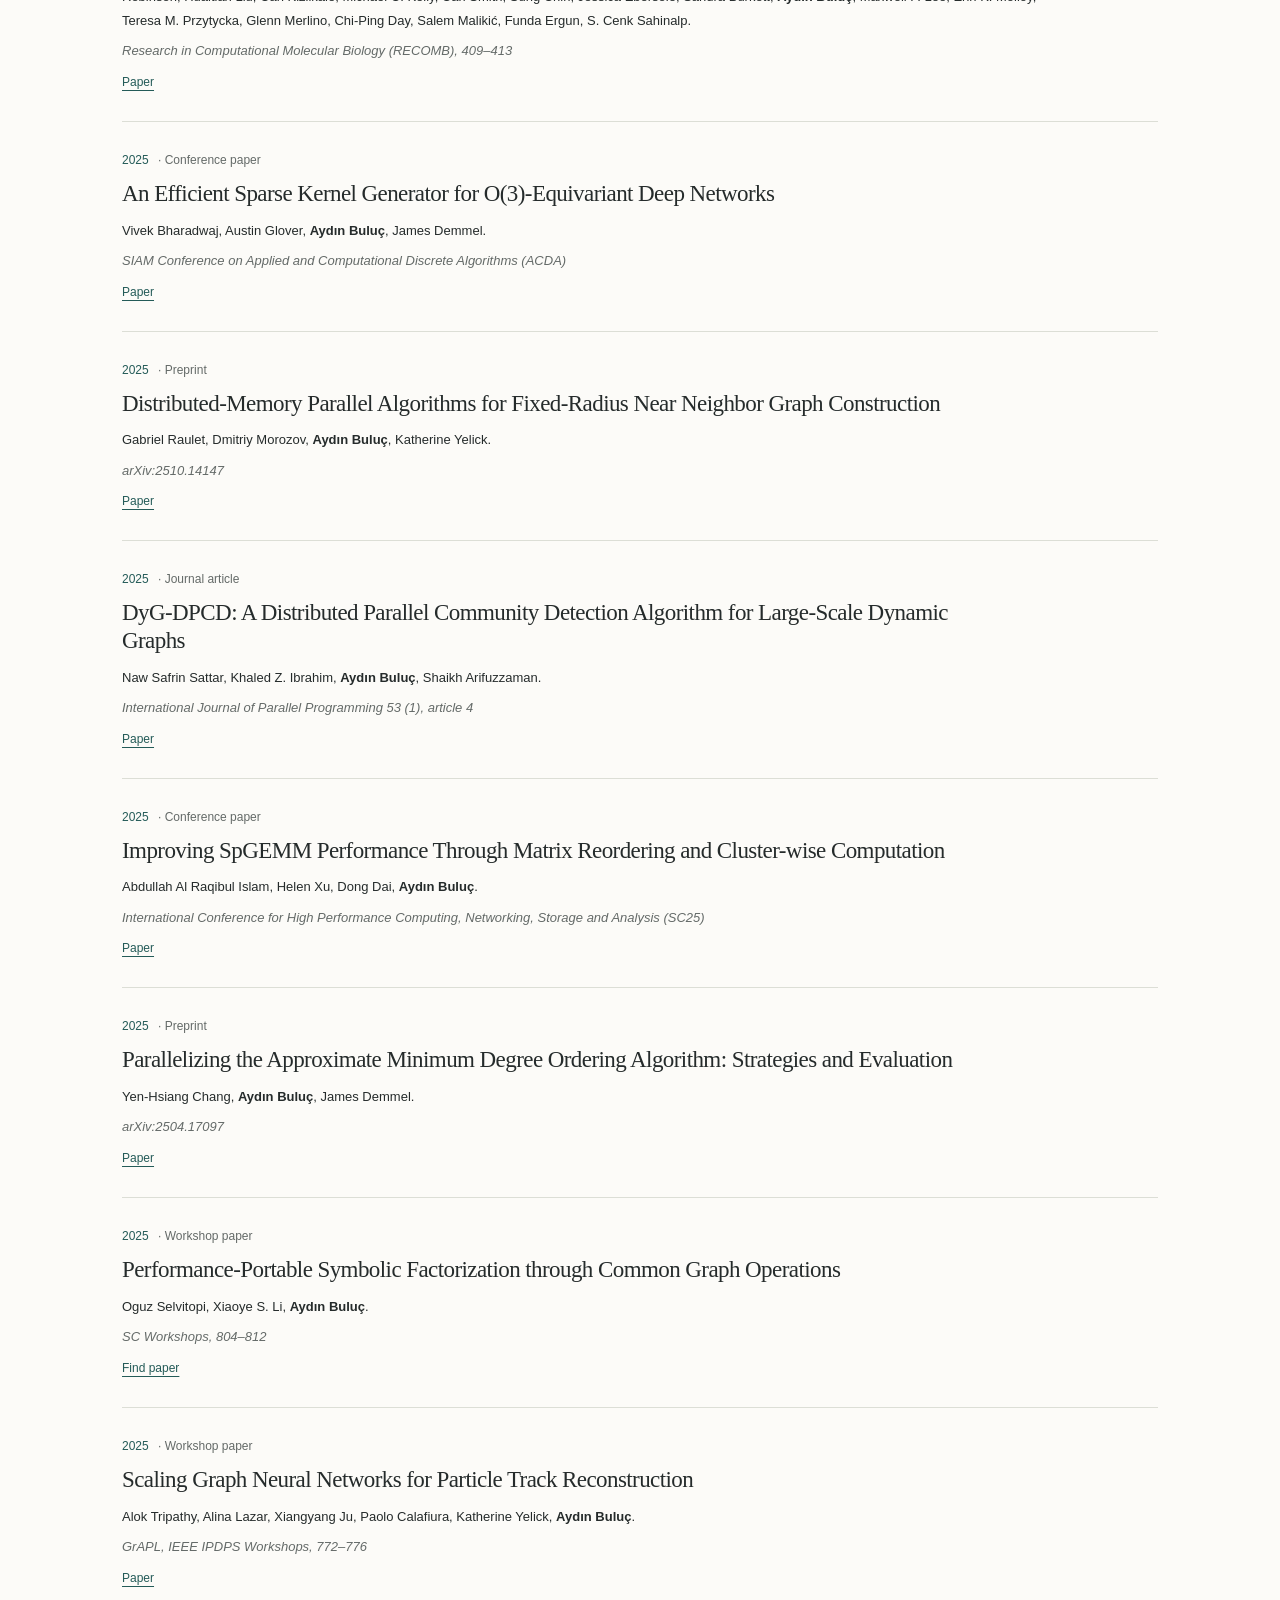
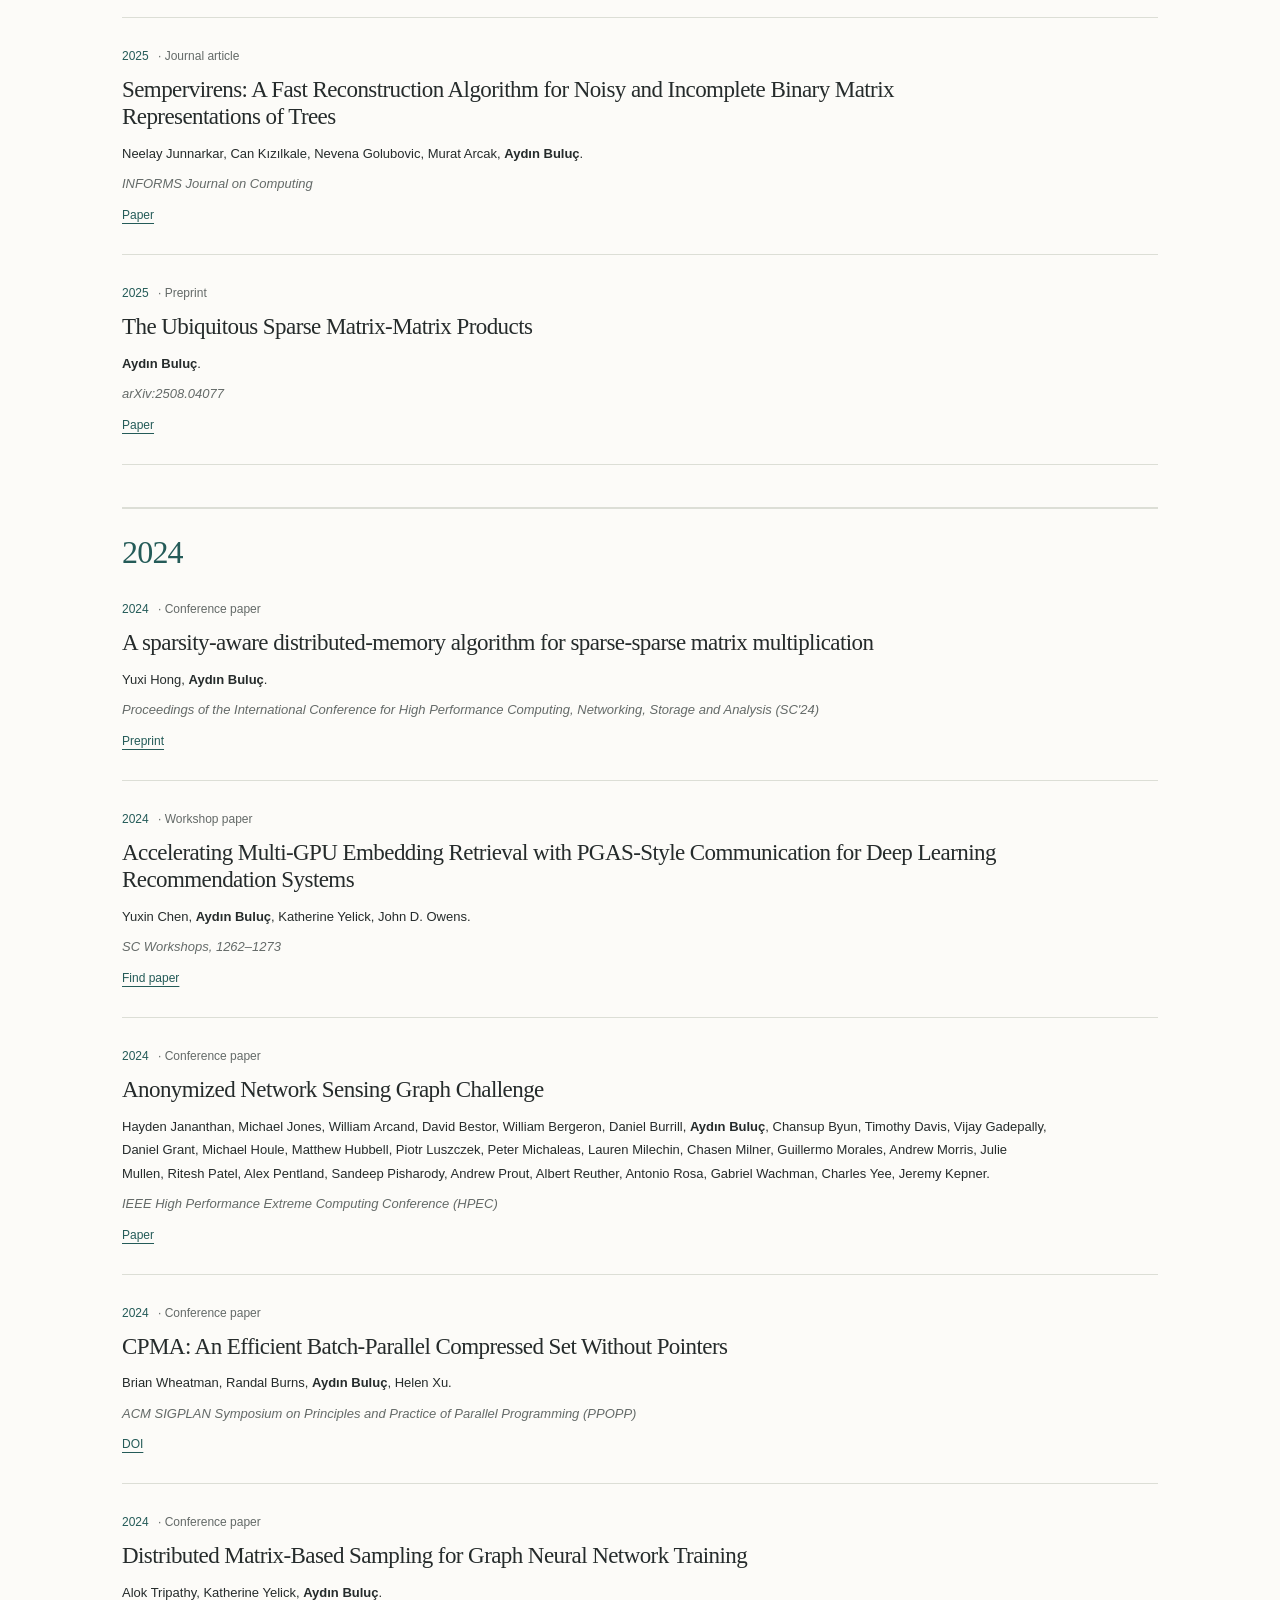
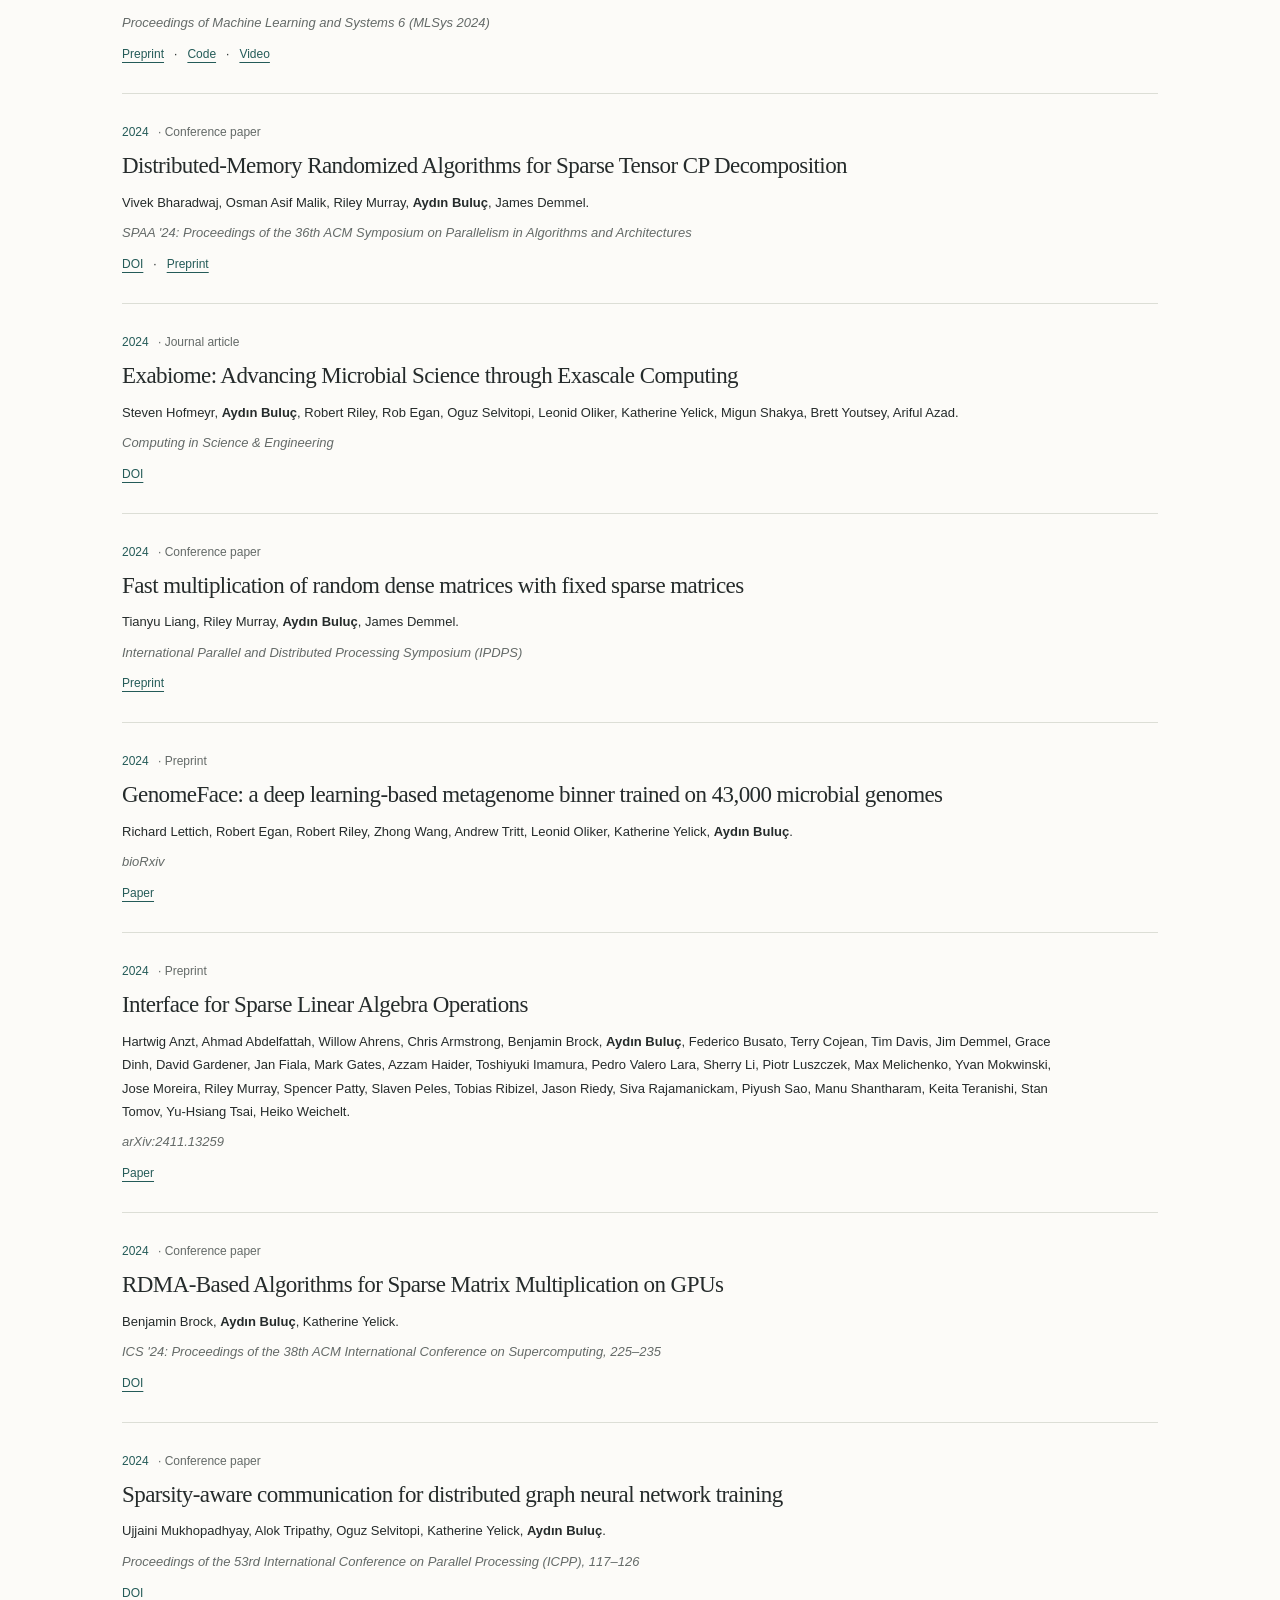
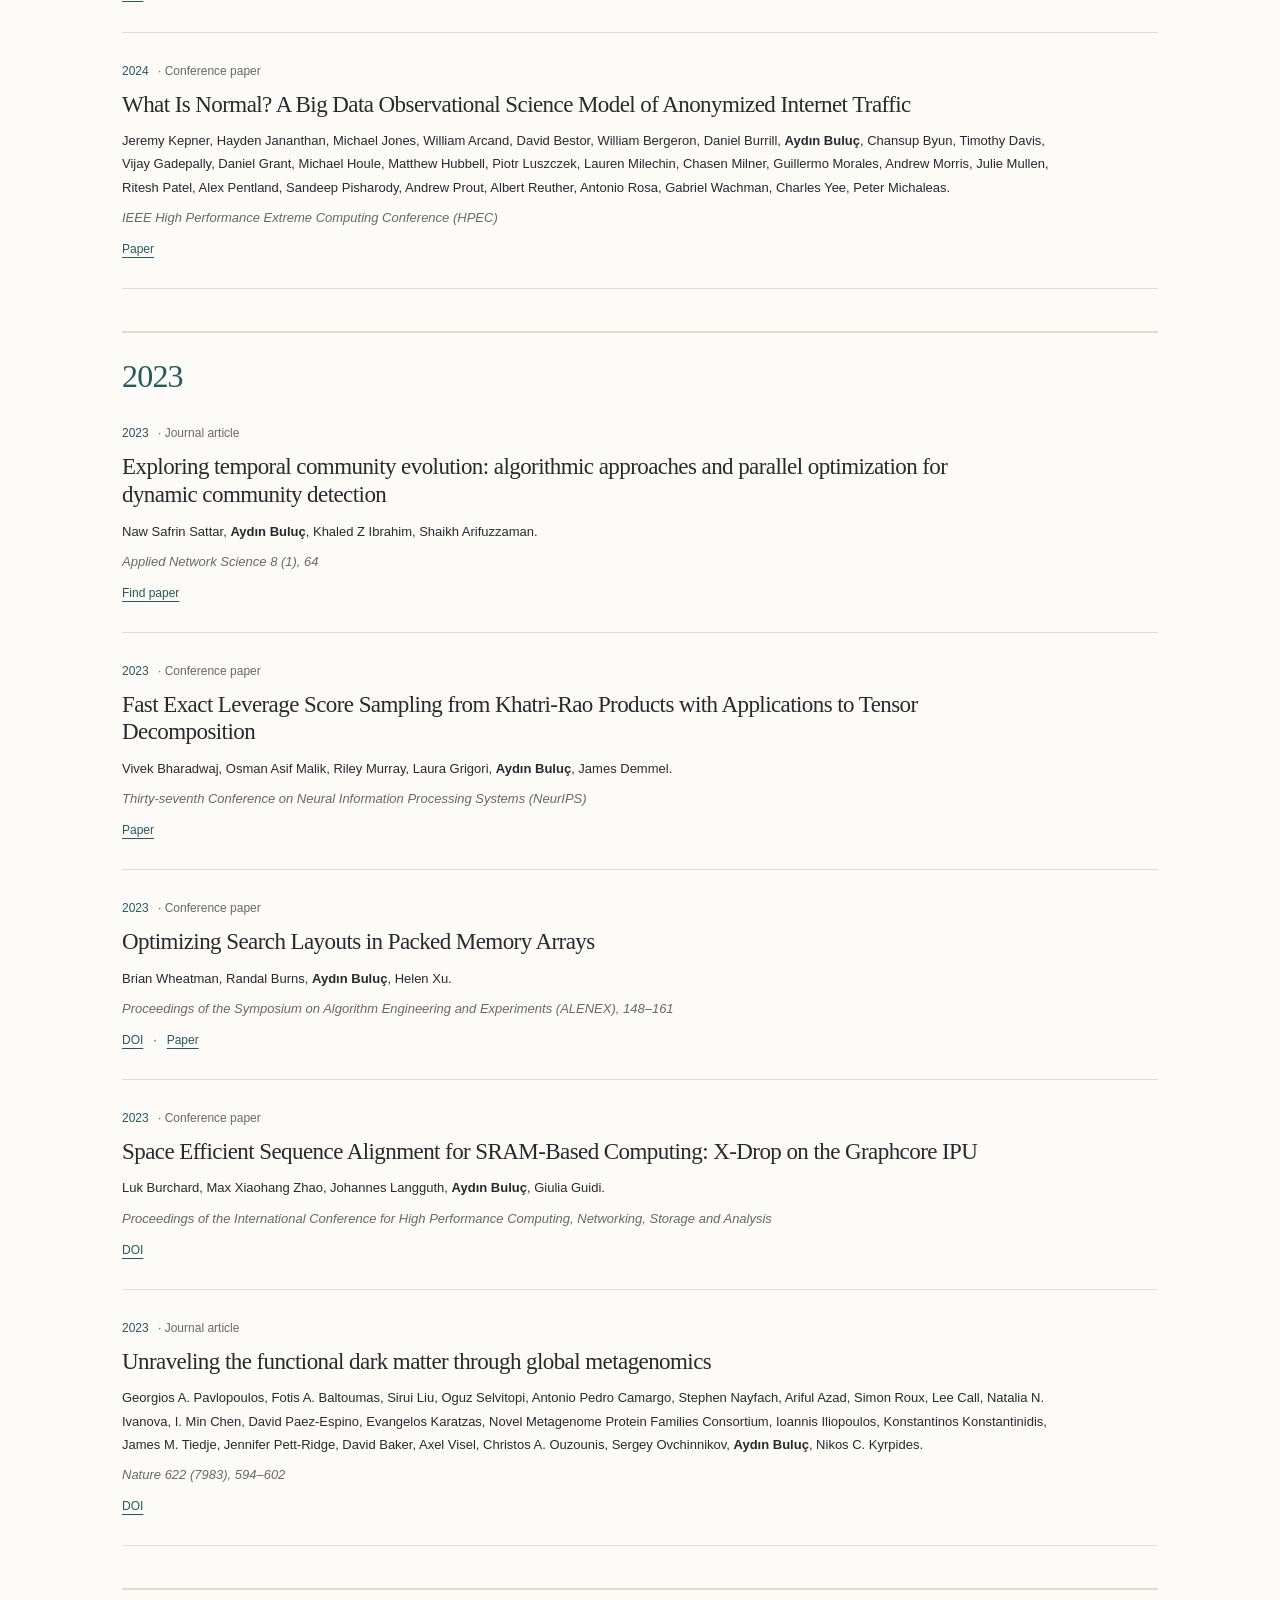
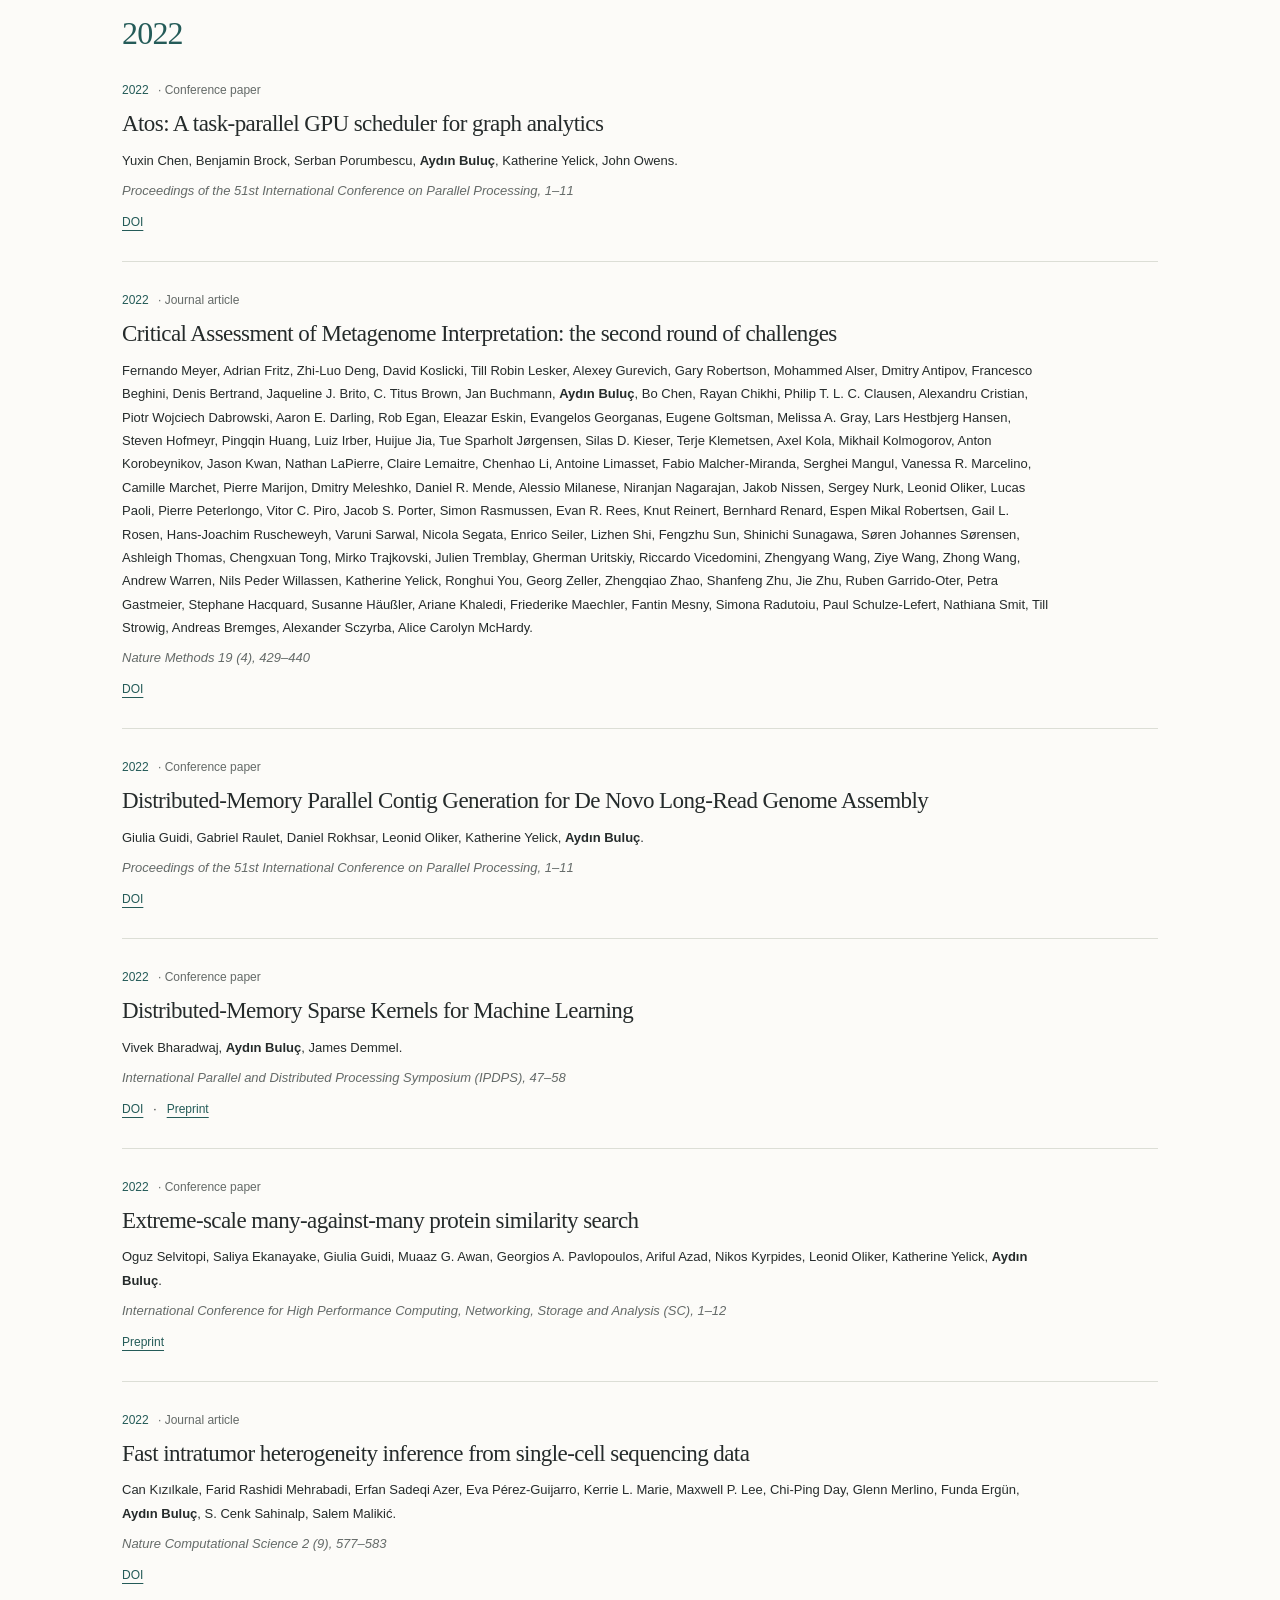
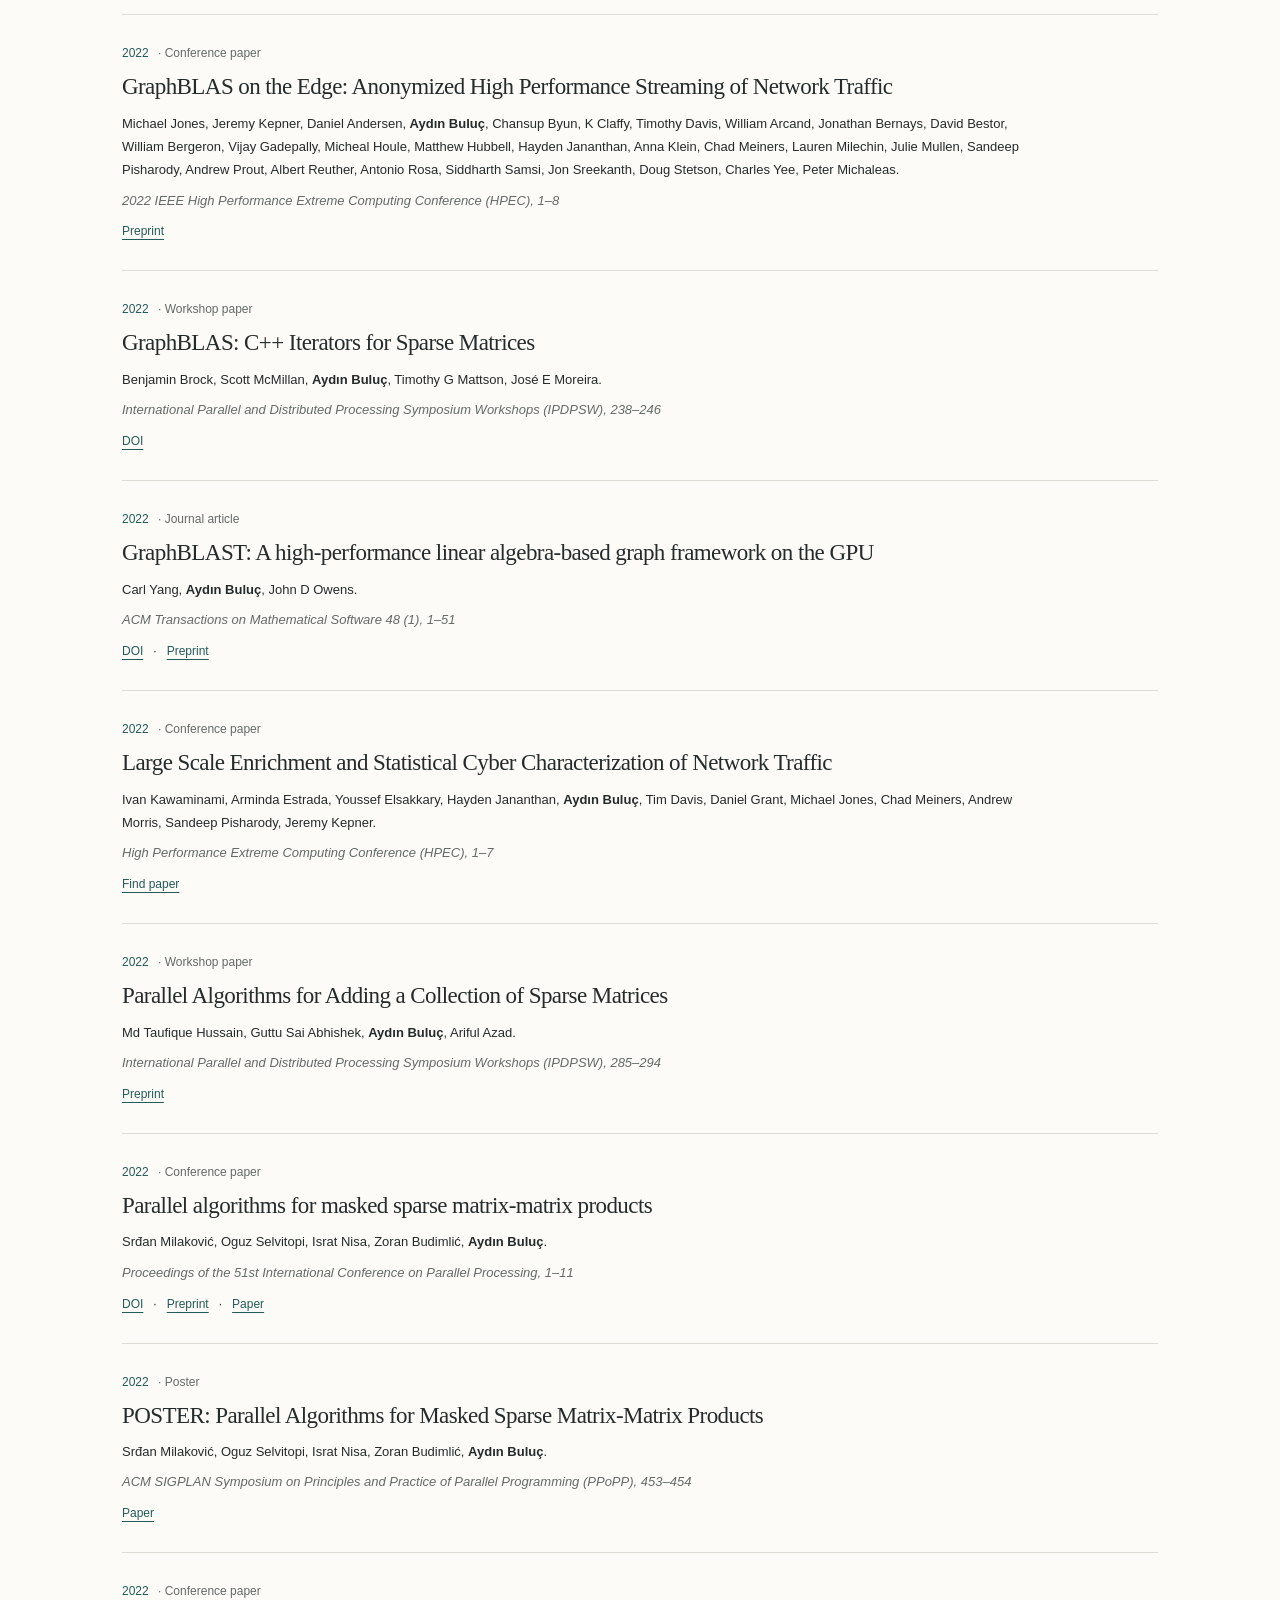
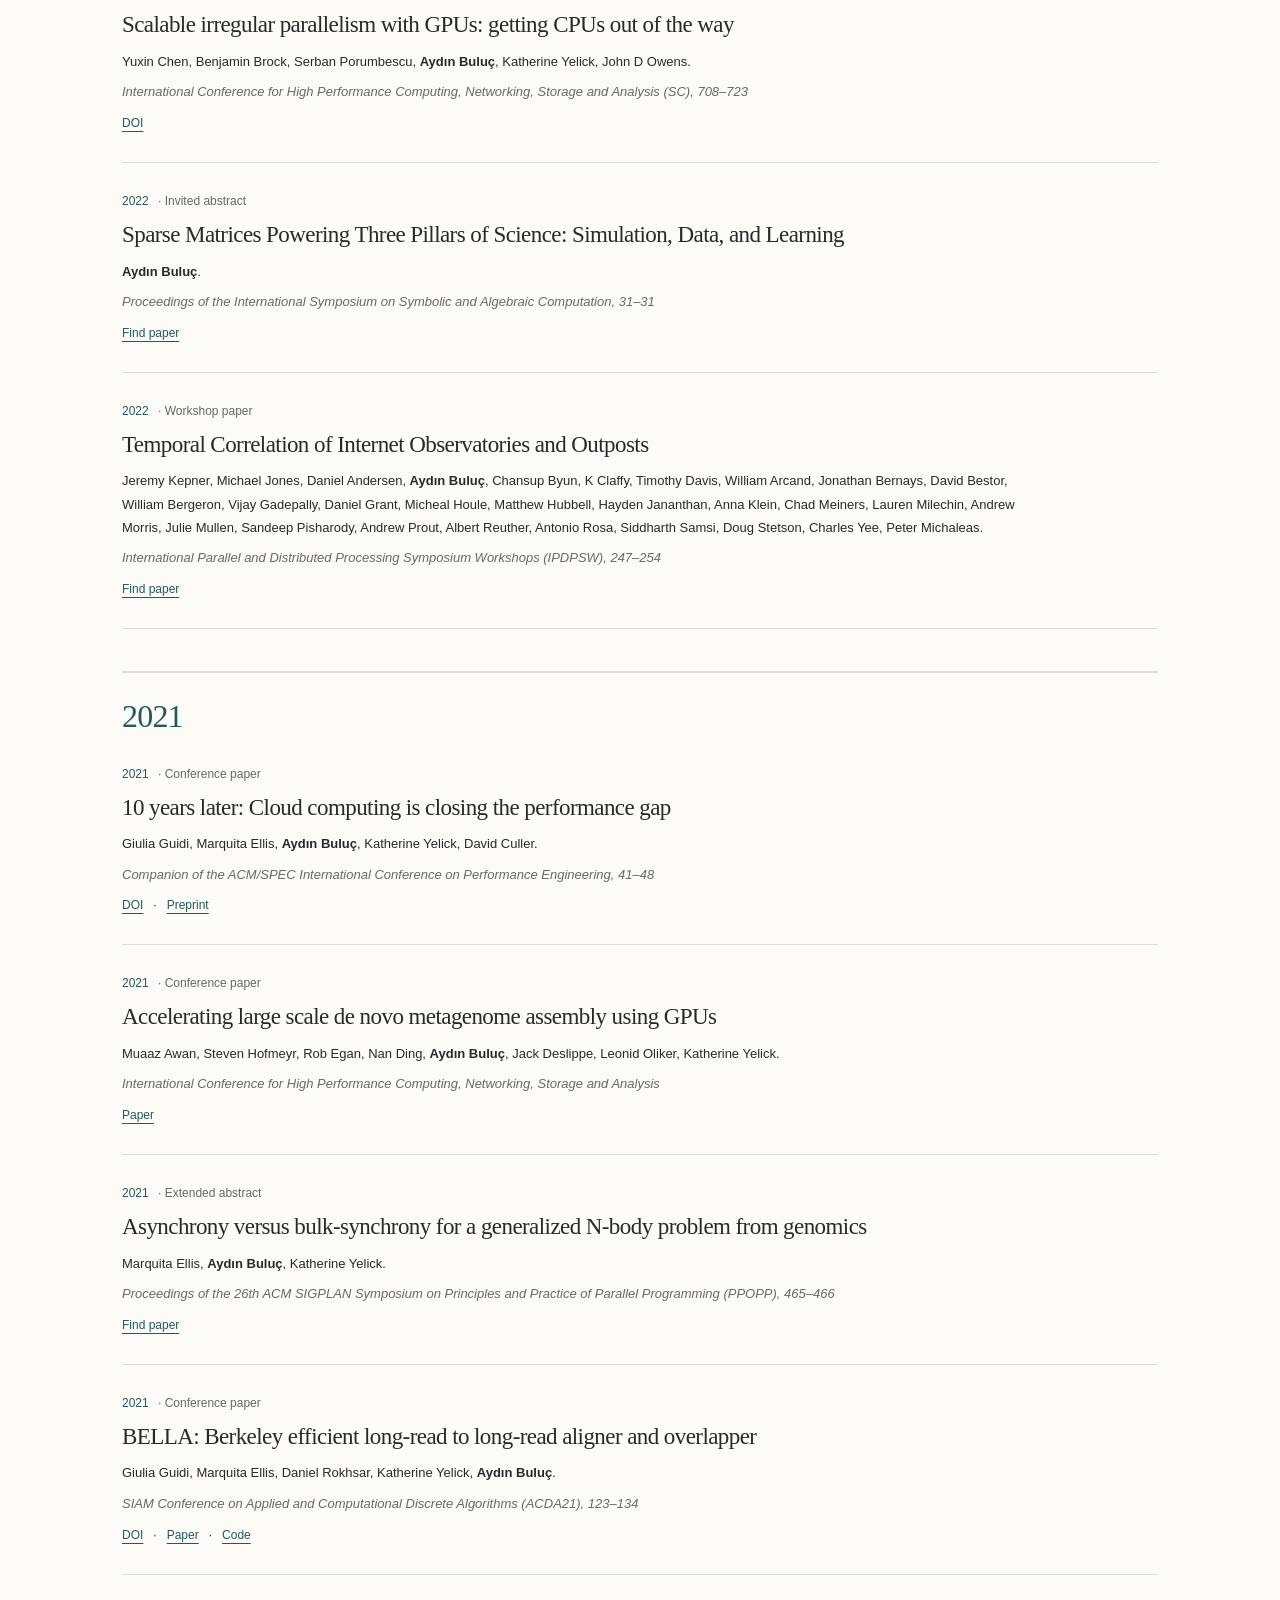
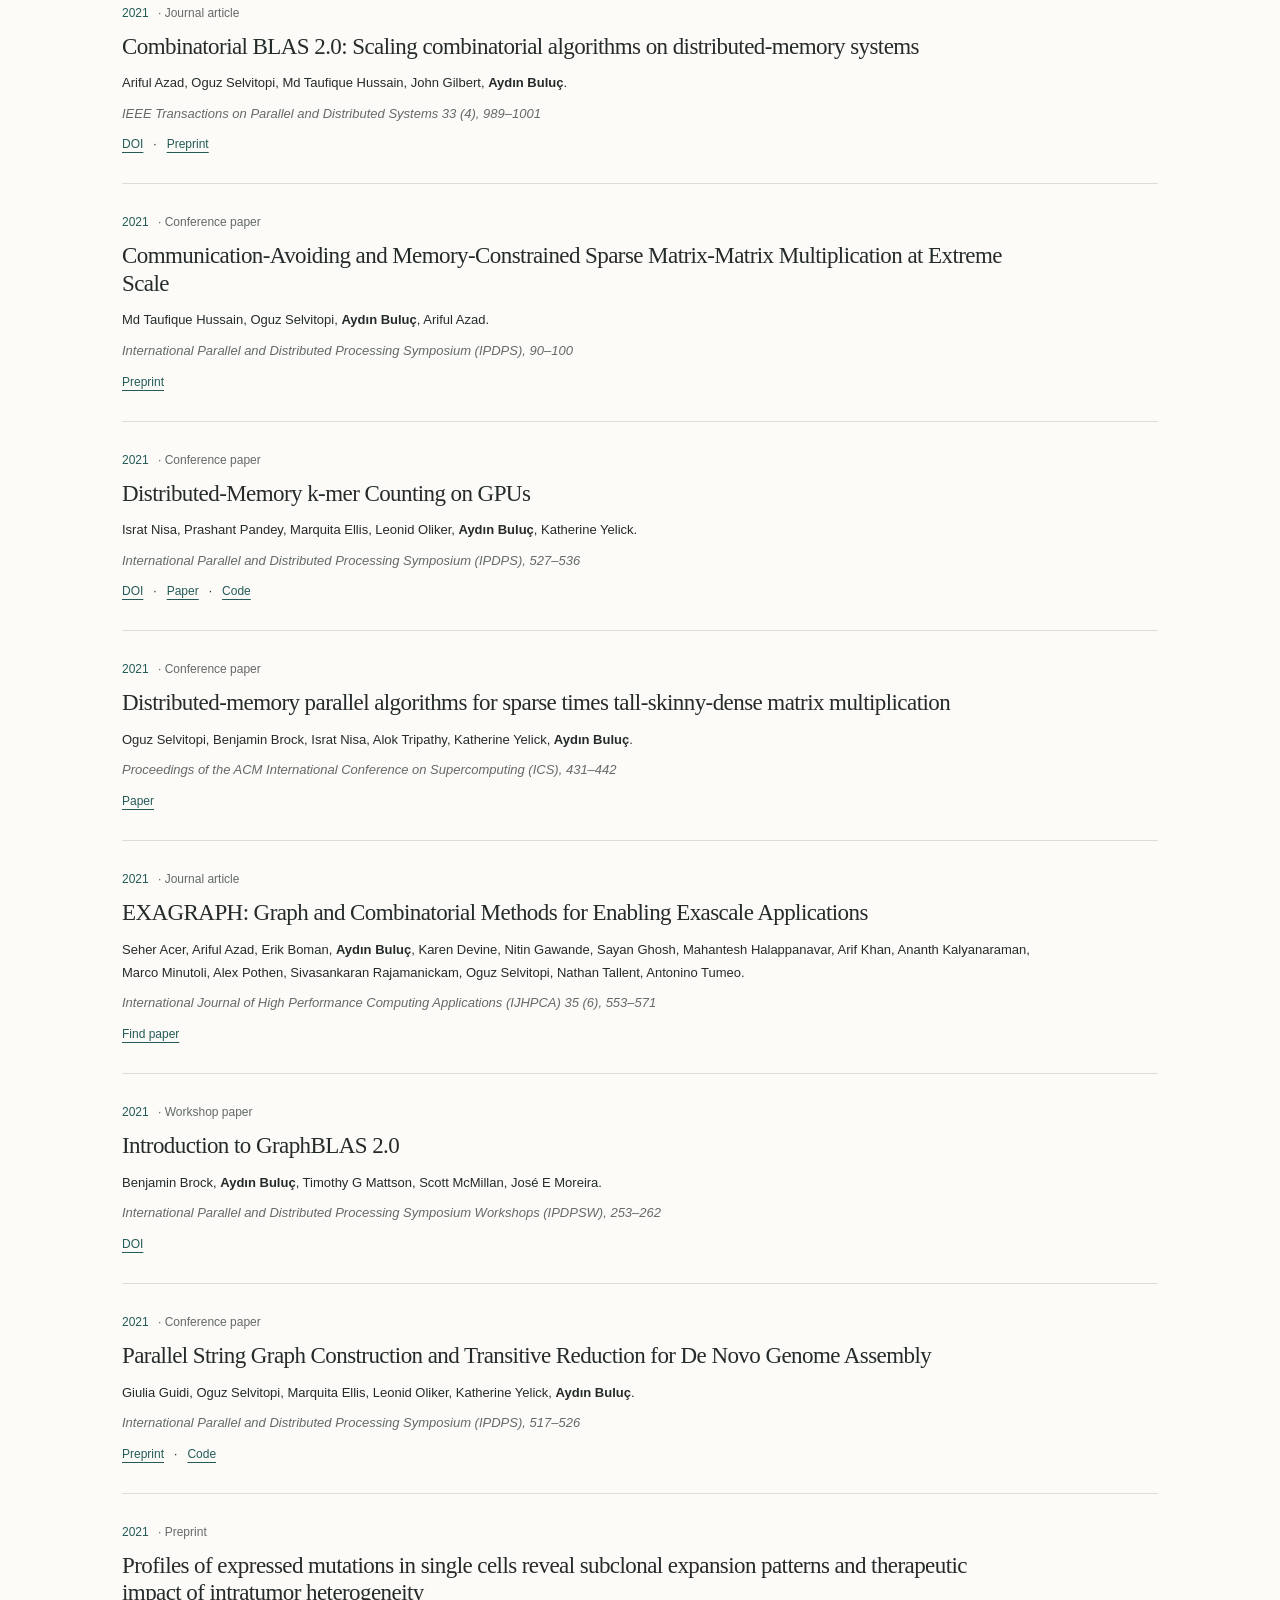
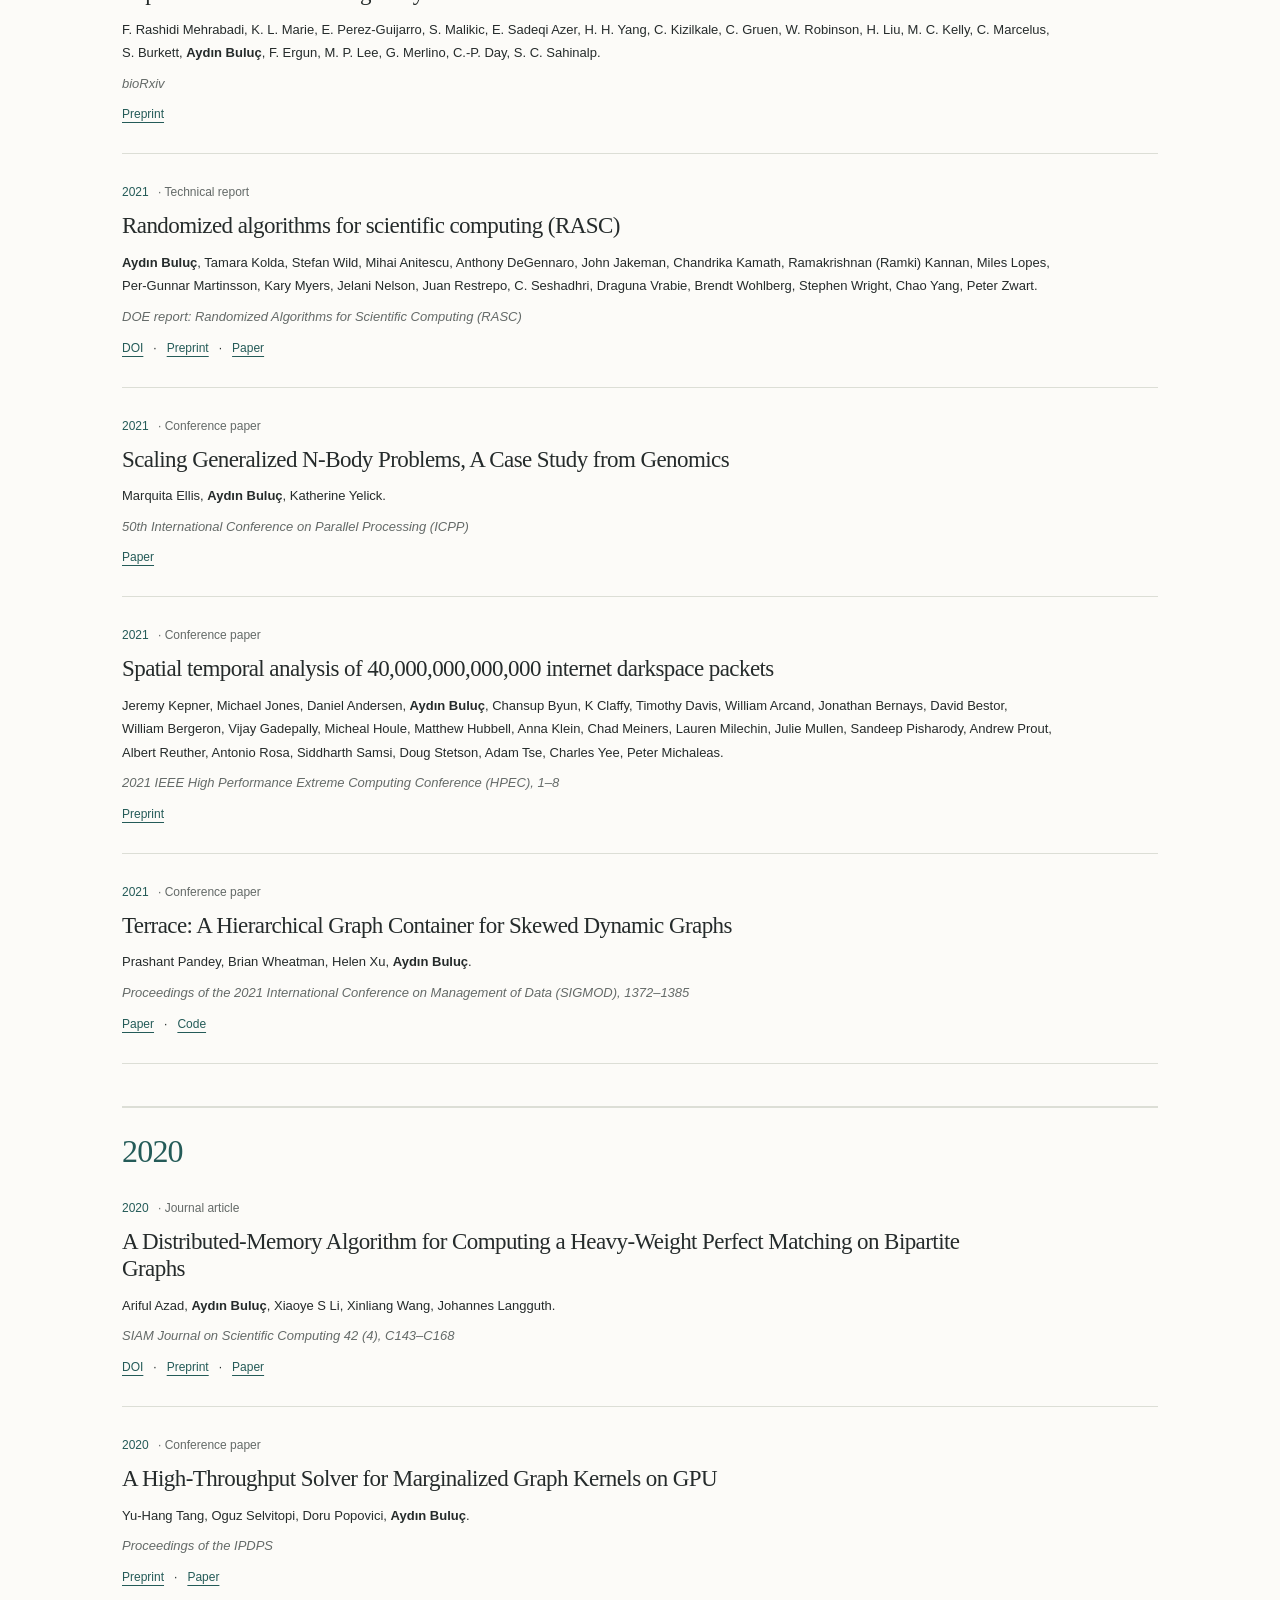
<file: publications.html>
<!doctype html>
<html lang="en"><head><meta charset="utf-8"><meta name="viewport" content="width=device-width, initial-scale=1">
<title>Publications — Aydın Buluç</title><meta name="description" content="Publications by Aydın Buluç: journal and conference papers, chapters, reports, and preprints, with author lists, paper links, and search by year.">
<meta name="theme-color" content="#245b58"><meta property="og:title" content="Publications — Aydın Buluç">
<meta property="og:description" content="Publications by Aydın Buluç: journal and conference papers, chapters, reports, and preprints, with author lists, paper links, and search by year."><meta property="og:type" content="website">
<link rel="icon" href="assets/favicon.svg" type="image/svg+xml"><link rel="stylesheet" href="assets/style.css">
<script src="assets/site.js" defer></script></head>
<body><a class="skip" href="#main">Skip to content</a>
<header class="site-header"><div class="header-inner"><a class="wordmark" href="index.html">Aydın Buluç<span>High-performance computing</span></a>
<nav aria-label="Main navigation"><a href="index.html">Home</a><a href="research.html">Research & software</a><a href="publications.html" aria-current="page">Publications</a><a href="talks.html">Talks</a><a href="teaching.html">Teaching & mentoring</a><a class="cv-link" href="assets/aydin-buluc-cv.pdf">CV <span aria-hidden="true">↗</span><span class="sr-only"> (PDF)</span></a></nav></div></header>
<main id="main" tabindex="-1"><div class="page-heading"><p class="eyebrow">Research</p><h1>Publications</h1>
<p class="lede">Journal and conference papers, chapters, reports, and preprints.</p>
<p><a href="https://scholar.google.com/citations?user=_e02YnYAAAAJ&hl=en">Google Scholar</a> <span class="separator">/</span> <a href="https://people.eecs.berkeley.edu/~aydin/publications.html">Former publication archive</a></p></div>
<div class="publication-tools" hidden><div><label for="paper-search">Search titles, authors, venues, or publication types</label><input id="paper-search" type="search" placeholder="e.g. GraphBLAS, IPDPS, preprint" autocomplete="off"></div>
<div><label for="paper-year">Year</label><select id="paper-year"><option value="">All years</option><option value="2026">2026</option><option value="2025">2025</option><option value="2024">2024</option><option value="2023">2023</option><option value="2022">2022</option><option value="2021">2021</option><option value="2020">2020</option><option value="2019">2019</option><option value="2018">2018</option><option value="2017">2017</option><option value="2016">2016</option><option value="2015">2015</option><option value="2014">2014</option><option value="2013">2013</option><option value="2012">2012</option><option value="2011">2011</option><option value="2010">2010</option><option value="2009">2009</option><option value="2008">2008</option></select></div><button id="reset-filters" type="button">Clear</button></div>
<p id="paper-count" class="small muted" aria-live="polite" hidden>153 publications</p>
<div id="publication-list"><section class="publication-year" data-year="2026" aria-labelledby="year-2026"><h2 id="year-2026">2026</h2><ol class="publications"><li class="publication" data-year="2026">
<div class="pub-meta">2026 <span>· Conference paper</span></div>
<h3><a href="https://arxiv.org/abs/2511.02257">Fast Algorithms for Scheduling Many-body Correlation Functions on Accelerators</a></h3>
<p class="authors">Oguz Selvitopi, Emin Ozturk, Jie Chen, Ponnuswamy Sadayappan, Robert G. Edwards, <strong>Aydın Buluç</strong>.</p><p class="venue">IEEE International Parallel and Distributed Processing Symposium (IPDPS), 307–320</p>
<p class="pub-links"><a href="https://arxiv.org/abs/2511.02257">Paper</a></p></li><li class="publication" data-year="2026">
<div class="pub-meta">2026 <span>· Journal article</span></div>
<h3><a href="https://doi.org/10.1093/nar/gkaf862">metagRoot: a comprehensive database of protein families associated with plant root microbiomes</a></h3>
<p class="authors">Maria N. Chasapi, Iro N. Chasapi, Eleni Aplakidou, Fotis A. Baltoumas, Evangelos Karatzas, Ioannis Iliopoulos, Dimitrios J. Stravopodis, Ioannis Z. Emiris, <strong>Aydın Buluç</strong>, Ilias Georgakopoulos-Soares, Nikos C. Kyrpides, Georgios A. Pavlopoulos.</p><p class="venue">Nucleic Acids Research 54 (D1), D1733–D1742; first published online September 2025</p>
<p class="pub-links"><a href="https://doi.org/10.1093/nar/gkaf862">Paper</a></p></li><li class="publication" data-year="2026">
<div class="pub-meta">2026 <span>· Conference paper</span></div>
<h3><a href="https://sc26.conference-program.com/presentation/?id=pap499&amp;sess=sess206">Tackling Parallelization Challenges of Randomized Preconditioners with Dependency Tracking</a></h3>
<p class="authors">Tianyu Liang, Chao Chen, Yotam Yaniv, Hengrui Luo, David Tench, Xiaoye Li, <strong>Aydın Buluç</strong>, James Demmel, Jie Chen.</p><p class="venue">SC26 — forthcoming</p>
<p class="pub-links"><a href="https://sc26.conference-program.com/presentation/?id=pap499&amp;sess=sess206">Paper</a> · <a href="https://arxiv.org/abs/2505.02977">Preprint</a></p></li></ol></section><section class="publication-year" data-year="2025" aria-labelledby="year-2025"><h2 id="year-2025">2025</h2><ol class="publications"><li class="publication" data-year="2025">
<div class="pub-meta">2025 <span>· Conference paper</span></div>
<h3><a href="https://doi.org/10.1007/978-3-031-90252-9_50">A Partition Function Algorithm to Evaluate Inferred Subclonal Structures in Single-Cell Sequencing Data</a></h3>
<p class="authors">Farid Rashidi Mehrabadi, Erfan Sadeqi Azer, John D. Bridgers, Eva Pérez-Guijarro, Kerrie L. Marie, Howard H. Yang, Charli Gruen, Chih Hao Wu, Welles Robinson, Huaitian Liu, Can Kizilkale, Michael C. Kelly, Cari Smith, Sung Chin, Jessica Ebersole, Sandra Burkett, <strong>Aydın Buluç</strong>, Maxwell P. Lee, Erin K. Molloy, Teresa M. Przytycka, Glenn Merlino, Chi-Ping Day, Salem Malikić, Funda Ergun, S. Cenk Sahinalp.</p><p class="venue">Research in Computational Molecular Biology (RECOMB), 409–413</p>
<p class="pub-links"><a href="https://doi.org/10.1007/978-3-031-90252-9_50">Paper</a></p></li><li class="publication" data-year="2025">
<div class="pub-meta">2025 <span>· Conference paper</span></div>
<h3><a href="https://arxiv.org/abs/2501.13986">An Efficient Sparse Kernel Generator for O(3)-Equivariant Deep Networks</a></h3>
<p class="authors">Vivek Bharadwaj, Austin Glover, <strong>Aydın Buluç</strong>, James Demmel.</p><p class="venue">SIAM Conference on Applied and Computational Discrete Algorithms (ACDA)</p>
<p class="pub-links"><a href="https://arxiv.org/abs/2501.13986">Paper</a></p></li><li class="publication" data-year="2025">
<div class="pub-meta">2025 <span>· Preprint</span></div>
<h3><a href="https://arxiv.org/abs/2510.14147">Distributed-Memory Parallel Algorithms for Fixed-Radius Near Neighbor Graph Construction</a></h3>
<p class="authors">Gabriel Raulet, Dmitriy Morozov, <strong>Aydın Buluç</strong>, Katherine Yelick.</p><p class="venue">arXiv:2510.14147</p>
<p class="pub-links"><a href="https://arxiv.org/abs/2510.14147">Paper</a></p></li><li class="publication" data-year="2025">
<div class="pub-meta">2025 <span>· Journal article</span></div>
<h3><a href="https://doi.org/10.1007/s10766-024-00780-1">DyG-DPCD: A Distributed Parallel Community Detection Algorithm for Large-Scale Dynamic Graphs</a></h3>
<p class="authors">Naw Safrin Sattar, Khaled Z. Ibrahim, <strong>Aydın Buluç</strong>, Shaikh Arifuzzaman.</p><p class="venue">International Journal of Parallel Programming 53 (1), article 4</p>
<p class="pub-links"><a href="https://doi.org/10.1007/s10766-024-00780-1">Paper</a></p></li><li class="publication" data-year="2025">
<div class="pub-meta">2025 <span>· Conference paper</span></div>
<h3><a href="https://arxiv.org/abs/2507.21253">Improving SpGEMM Performance Through Matrix Reordering and Cluster-wise Computation</a></h3>
<p class="authors">Abdullah Al Raqibul Islam, Helen Xu, Dong Dai, <strong>Aydın Buluç</strong>.</p><p class="venue">International Conference for High Performance Computing, Networking, Storage and Analysis (SC25)</p>
<p class="pub-links"><a href="https://arxiv.org/abs/2507.21253">Paper</a></p></li><li class="publication" data-year="2025">
<div class="pub-meta">2025 <span>· Preprint</span></div>
<h3><a href="https://arxiv.org/abs/2504.17097">Parallelizing the Approximate Minimum Degree Ordering Algorithm: Strategies and Evaluation</a></h3>
<p class="authors">Yen-Hsiang Chang, <strong>Aydın Buluç</strong>, James Demmel.</p><p class="venue">arXiv:2504.17097</p>
<p class="pub-links"><a href="https://arxiv.org/abs/2504.17097">Paper</a></p></li><li class="publication" data-year="2025">
<div class="pub-meta">2025 <span>· Workshop paper</span></div>
<h3><a href="https://scholar.google.com/scholar?q=%22Performance-Portable%20Symbolic%20Factorization%20through%20Common%20Graph%20Operations%22">Performance-Portable Symbolic Factorization through Common Graph Operations</a></h3>
<p class="authors">Oguz Selvitopi, Xiaoye S. Li, <strong>Aydın Buluç</strong>.</p><p class="venue">SC Workshops, 804–812</p>
<p class="pub-links"><a href="https://scholar.google.com/scholar?q=%22Performance-Portable%20Symbolic%20Factorization%20through%20Common%20Graph%20Operations%22">Find paper</a></p></li><li class="publication" data-year="2025">
<div class="pub-meta">2025 <span>· Workshop paper</span></div>
<h3><a href="https://doi.org/10.1109/IPDPSW66978.2025.00122">Scaling Graph Neural Networks for Particle Track Reconstruction</a></h3>
<p class="authors">Alok Tripathy, Alina Lazar, Xiangyang Ju, Paolo Calafiura, Katherine Yelick, <strong>Aydın Buluç</strong>.</p><p class="venue">GrAPL, IEEE IPDPS Workshops, 772–776</p>
<p class="pub-links"><a href="https://doi.org/10.1109/IPDPSW66978.2025.00122">Paper</a></p></li><li class="publication" data-year="2025">
<div class="pub-meta">2025 <span>· Journal article</span></div>
<h3><a href="https://doi.org/10.1287/ijoc.2023.0373">Sempervirens: A Fast Reconstruction Algorithm for Noisy and Incomplete Binary Matrix Representations of Trees</a></h3>
<p class="authors">Neelay Junnarkar, Can Kızılkale, Nevena Golubovic, Murat Arcak, <strong>Aydın Buluç</strong>.</p><p class="venue">INFORMS Journal on Computing</p>
<p class="pub-links"><a href="https://doi.org/10.1287/ijoc.2023.0373">Paper</a></p></li><li class="publication" data-year="2025">
<div class="pub-meta">2025 <span>· Preprint</span></div>
<h3><a href="https://arxiv.org/abs/2508.04077">The Ubiquitous Sparse Matrix-Matrix Products</a></h3>
<p class="authors"><strong>Aydın Buluç</strong>.</p><p class="venue">arXiv:2508.04077</p>
<p class="pub-links"><a href="https://arxiv.org/abs/2508.04077">Paper</a></p></li></ol></section><section class="publication-year" data-year="2024" aria-labelledby="year-2024"><h2 id="year-2024">2024</h2><ol class="publications"><li class="publication" data-year="2024">
<div class="pub-meta">2024 <span>· Conference paper</span></div>
<h3><a href="https://www.arxiv.org/pdf/2408.14558">A sparsity-aware distributed-memory algorithm for sparse-sparse matrix multiplication</a></h3>
<p class="authors">Yuxi Hong, <strong>Aydın Buluç</strong>.</p><p class="venue">Proceedings of the International Conference for High Performance Computing, Networking, Storage and Analysis (SC&#x27;24)</p>
<p class="pub-links"><a href="https://www.arxiv.org/pdf/2408.14558">Preprint</a></p></li><li class="publication" data-year="2024">
<div class="pub-meta">2024 <span>· Workshop paper</span></div>
<h3><a href="https://scholar.google.com/scholar?q=%22Accelerating%20Multi-GPU%20Embedding%20Retrieval%20with%20PGAS-Style%20Communication%20for%20Deep%20Learning%20Recommendation%20Systems%22">Accelerating Multi-GPU Embedding Retrieval with PGAS-Style Communication for Deep Learning Recommendation Systems</a></h3>
<p class="authors">Yuxin Chen, <strong>Aydın Buluç</strong>, Katherine Yelick, John D. Owens.</p><p class="venue">SC Workshops, 1262–1273</p>
<p class="pub-links"><a href="https://scholar.google.com/scholar?q=%22Accelerating%20Multi-GPU%20Embedding%20Retrieval%20with%20PGAS-Style%20Communication%20for%20Deep%20Learning%20Recommendation%20Systems%22">Find paper</a></p></li><li class="publication" data-year="2024">
<div class="pub-meta">2024 <span>· Conference paper</span></div>
<h3><a href="https://arxiv.org/abs/2409.08115">Anonymized Network Sensing Graph Challenge</a></h3>
<p class="authors">Hayden Jananthan, Michael Jones, William Arcand, David Bestor, William Bergeron, Daniel Burrill, <strong>Aydın Buluç</strong>, Chansup Byun, Timothy Davis, Vijay Gadepally, Daniel Grant, Michael Houle, Matthew Hubbell, Piotr Luszczek, Peter Michaleas, Lauren Milechin, Chasen Milner, Guillermo Morales, Andrew Morris, Julie Mullen, Ritesh Patel, Alex Pentland, Sandeep Pisharody, Andrew Prout, Albert Reuther, Antonio Rosa, Gabriel Wachman, Charles Yee, Jeremy Kepner.</p><p class="venue">IEEE High Performance Extreme Computing Conference (HPEC)</p>
<p class="pub-links"><a href="https://arxiv.org/abs/2409.08115">Paper</a></p></li><li class="publication" data-year="2024">
<div class="pub-meta">2024 <span>· Conference paper</span></div>
<h3><a href="https://doi.org/10.1145/3627535.3638492">CPMA: An Efficient Batch-Parallel Compressed Set Without Pointers</a></h3>
<p class="authors">Brian Wheatman, Randal Burns, <strong>Aydın Buluç</strong>, Helen Xu.</p><p class="venue">ACM SIGPLAN Symposium on Principles and Practice of Parallel Programming (PPOPP)</p>
<p class="pub-links"><a href="https://doi.org/10.1145/3627535.3638492">DOI</a></p></li><li class="publication" data-year="2024">
<div class="pub-meta">2024 <span>· Conference paper</span></div>
<h3><a href="https://arxiv.org/pdf/2311.02909">Distributed Matrix-Based Sampling for Graph Neural Network Training</a></h3>
<p class="authors">Alok Tripathy, Katherine Yelick, <strong>Aydın Buluç</strong>.</p><p class="venue">Proceedings of Machine Learning and Systems 6 (MLSys 2024)</p>
<p class="pub-links"><a href="https://arxiv.org/pdf/2311.02909">Preprint</a> · <a href="https://github.com/PASSIONLab/CAGNET/tree/distributed-sampling">Code</a> · <a href="https://mlsys.org/virtual/2024/poster/2656">Video</a></p></li><li class="publication" data-year="2024">
<div class="pub-meta">2024 <span>· Conference paper</span></div>
<h3><a href="https://doi.org/10.1145/3626183.3659980">Distributed-Memory Randomized Algorithms for Sparse Tensor CP Decomposition</a></h3>
<p class="authors">Vivek Bharadwaj, Osman Asif Malik, Riley Murray, <strong>Aydın Buluç</strong>, James Demmel.</p><p class="venue">SPAA &#x27;24: Proceedings of the 36th ACM Symposium on Parallelism in Algorithms and Architectures</p>
<p class="pub-links"><a href="https://doi.org/10.1145/3626183.3659980">DOI</a> · <a href="https://arxiv.org/abs/2210.05105">Preprint</a></p></li><li class="publication" data-year="2024">
<div class="pub-meta">2024 <span>· Journal article</span></div>
<h3><a href="https://doi.org/10.1109/MCSE.2024.3402546">Exabiome: Advancing Microbial Science through Exascale Computing</a></h3>
<p class="authors">Steven Hofmeyr, <strong>Aydın Buluç</strong>, Robert Riley, Rob Egan, Oguz Selvitopi, Leonid Oliker, Katherine Yelick, Migun Shakya, Brett Youtsey, Ariful Azad.</p><p class="venue">Computing in Science &amp; Engineering</p>
<p class="pub-links"><a href="https://doi.org/10.1109/MCSE.2024.3402546">DOI</a></p></li><li class="publication" data-year="2024">
<div class="pub-meta">2024 <span>· Conference paper</span></div>
<h3><a href="https://arxiv.org/pdf/2310.15419">Fast multiplication of random dense matrices with fixed sparse matrices</a></h3>
<p class="authors">Tianyu Liang, Riley Murray, <strong>Aydın Buluç</strong>, James Demmel.</p><p class="venue">International Parallel and Distributed Processing Symposium (IPDPS)</p>
<p class="pub-links"><a href="https://arxiv.org/pdf/2310.15419">Preprint</a></p></li><li class="publication" data-year="2024">
<div class="pub-meta">2024 <span>· Preprint</span></div>
<h3><a href="https://doi.org/10.1101/2024.02.07.579326">GenomeFace: a deep learning-based metagenome binner trained on 43,000 microbial genomes</a></h3>
<p class="authors">Richard Lettich, Robert Egan, Robert Riley, Zhong Wang, Andrew Tritt, Leonid Oliker, Katherine Yelick, <strong>Aydın Buluç</strong>.</p><p class="venue">bioRxiv</p>
<p class="pub-links"><a href="https://doi.org/10.1101/2024.02.07.579326">Paper</a></p></li><li class="publication" data-year="2024">
<div class="pub-meta">2024 <span>· Preprint</span></div>
<h3><a href="https://arxiv.org/abs/2411.13259">Interface for Sparse Linear Algebra Operations</a></h3>
<p class="authors">Hartwig Anzt, Ahmad Abdelfattah, Willow Ahrens, Chris Armstrong, Benjamin Brock, <strong>Aydın Buluç</strong>, Federico Busato, Terry Cojean, Tim Davis, Jim Demmel, Grace Dinh, David Gardener, Jan Fiala, Mark Gates, Azzam Haider, Toshiyuki Imamura, Pedro Valero Lara, Sherry Li, Piotr Luszczek, Max Melichenko, Yvan Mokwinski, Jose Moreira, Riley Murray, Spencer Patty, Slaven Peles, Tobias Ribizel, Jason Riedy, Siva Rajamanickam, Piyush Sao, Manu Shantharam, Keita Teranishi, Stan Tomov, Yu-Hsiang Tsai, Heiko Weichelt.</p><p class="venue">arXiv:2411.13259</p>
<p class="pub-links"><a href="https://arxiv.org/abs/2411.13259">Paper</a></p></li><li class="publication" data-year="2024">
<div class="pub-meta">2024 <span>· Conference paper</span></div>
<h3><a href="https://doi.org/10.1145/3650200.3656623">RDMA-Based Algorithms for Sparse Matrix Multiplication on GPUs</a></h3>
<p class="authors">Benjamin Brock, <strong>Aydın Buluç</strong>, Katherine Yelick.</p><p class="venue">ICS &#x27;24: Proceedings of the 38th ACM International Conference on Supercomputing, 225–235</p>
<p class="pub-links"><a href="https://doi.org/10.1145/3650200.3656623">DOI</a></p></li><li class="publication" data-year="2024">
<div class="pub-meta">2024 <span>· Conference paper</span></div>
<h3><a href="https://doi.org/10.1145/3673038.3673152">Sparsity-aware communication for distributed graph neural network training</a></h3>
<p class="authors">Ujjaini Mukhopadhyay, Alok Tripathy, Oguz Selvitopi, Katherine Yelick, <strong>Aydın Buluç</strong>.</p><p class="venue">Proceedings of the 53rd International Conference on Parallel Processing (ICPP), 117–126</p>
<p class="pub-links"><a href="https://doi.org/10.1145/3673038.3673152">DOI</a></p></li><li class="publication" data-year="2024">
<div class="pub-meta">2024 <span>· Conference paper</span></div>
<h3><a href="https://arxiv.org/abs/2409.03111">What Is Normal? A Big Data Observational Science Model of Anonymized Internet Traffic</a></h3>
<p class="authors">Jeremy Kepner, Hayden Jananthan, Michael Jones, William Arcand, David Bestor, William Bergeron, Daniel Burrill, <strong>Aydın Buluç</strong>, Chansup Byun, Timothy Davis, Vijay Gadepally, Daniel Grant, Michael Houle, Matthew Hubbell, Piotr Luszczek, Lauren Milechin, Chasen Milner, Guillermo Morales, Andrew Morris, Julie Mullen, Ritesh Patel, Alex Pentland, Sandeep Pisharody, Andrew Prout, Albert Reuther, Antonio Rosa, Gabriel Wachman, Charles Yee, Peter Michaleas.</p><p class="venue">IEEE High Performance Extreme Computing Conference (HPEC)</p>
<p class="pub-links"><a href="https://arxiv.org/abs/2409.03111">Paper</a></p></li></ol></section><section class="publication-year" data-year="2023" aria-labelledby="year-2023"><h2 id="year-2023">2023</h2><ol class="publications"><li class="publication" data-year="2023">
<div class="pub-meta">2023 <span>· Journal article</span></div>
<h3><a href="https://scholar.google.com/scholar?q=%22Exploring%20temporal%20community%20evolution%3A%20algorithmic%20approaches%20and%20parallel%20optimization%20for%20dynamic%20community%20detection%22">Exploring temporal community evolution: algorithmic approaches and parallel optimization for dynamic community detection</a></h3>
<p class="authors">Naw Safrin Sattar, <strong>Aydın Buluç</strong>, Khaled Z Ibrahim, Shaikh Arifuzzaman.</p><p class="venue">Applied Network Science 8 (1), 64</p>
<p class="pub-links"><a href="https://scholar.google.com/scholar?q=%22Exploring%20temporal%20community%20evolution%3A%20algorithmic%20approaches%20and%20parallel%20optimization%20for%20dynamic%20community%20detection%22">Find paper</a></p></li><li class="publication" data-year="2023">
<div class="pub-meta">2023 <span>· Conference paper</span></div>
<h3><a href="https://openreview.net/forum?id=deaHiTb6Cu">Fast Exact Leverage Score Sampling from Khatri-Rao Products with Applications to Tensor Decomposition</a></h3>
<p class="authors">Vivek Bharadwaj, Osman Asif Malik, Riley Murray, Laura Grigori, <strong>Aydın Buluç</strong>, James Demmel.</p><p class="venue">Thirty-seventh Conference on Neural Information Processing Systems (NeurIPS)</p>
<p class="pub-links"><a href="https://openreview.net/forum?id=deaHiTb6Cu">Paper</a></p></li><li class="publication" data-year="2023">
<div class="pub-meta">2023 <span>· Conference paper</span></div>
<h3><a href="https://doi.org/10.1137/1.9781611977561.ch13">Optimizing Search Layouts in Packed Memory Arrays</a></h3>
<p class="authors">Brian Wheatman, Randal Burns, <strong>Aydın Buluç</strong>, Helen Xu.</p><p class="venue">Proceedings of the Symposium on Algorithm Engineering and Experiments (ALENEX), 148–161</p>
<p class="pub-links"><a href="https://doi.org/10.1137/1.9781611977561.ch13">DOI</a> · <a href="https://itshelenxu.github.io/files/papers/spma-alenex-23.pdf">Paper</a></p></li><li class="publication" data-year="2023">
<div class="pub-meta">2023 <span>· Conference paper</span></div>
<h3><a href="https://doi.org/10.1145/3581784.3607094">Space Efficient Sequence Alignment for SRAM-Based Computing: X-Drop on the Graphcore IPU</a></h3>
<p class="authors">Luk Burchard, Max Xiaohang Zhao, Johannes Langguth, <strong>Aydın Buluç</strong>, Giulia Guidi.</p><p class="venue">Proceedings of the International Conference for High Performance Computing, Networking, Storage and Analysis</p>
<p class="pub-links"><a href="https://doi.org/10.1145/3581784.3607094">DOI</a></p></li><li class="publication" data-year="2023">
<div class="pub-meta">2023 <span>· Journal article</span></div>
<h3><a href="https://doi.org/10.1038/s41586-023-06583-7">Unraveling the functional dark matter through global metagenomics</a></h3>
<p class="authors">Georgios A. Pavlopoulos, Fotis A. Baltoumas, Sirui Liu, Oguz Selvitopi, Antonio Pedro Camargo, Stephen Nayfach, Ariful Azad, Simon Roux, Lee Call, Natalia N. Ivanova, I. Min Chen, David Paez-Espino, Evangelos Karatzas, Novel Metagenome Protein Families Consortium, Ioannis Iliopoulos, Konstantinos Konstantinidis, James M. Tiedje, Jennifer Pett-Ridge, David Baker, Axel Visel, Christos A. Ouzounis, Sergey Ovchinnikov, <strong>Aydın Buluç</strong>, Nikos C. Kyrpides.</p><p class="venue">Nature 622 (7983), 594–602</p>
<p class="pub-links"><a href="https://doi.org/10.1038/s41586-023-06583-7">DOI</a></p></li></ol></section><section class="publication-year" data-year="2022" aria-labelledby="year-2022"><h2 id="year-2022">2022</h2><ol class="publications"><li class="publication" data-year="2022">
<div class="pub-meta">2022 <span>· Conference paper</span></div>
<h3><a href="https://doi.org/10.1145/3545008.3545056">Atos: A task-parallel GPU scheduler for graph analytics</a></h3>
<p class="authors">Yuxin Chen, Benjamin Brock, Serban Porumbescu, <strong>Aydın Buluç</strong>, Katherine Yelick, John Owens.</p><p class="venue">Proceedings of the 51st International Conference on Parallel Processing, 1–11</p>
<p class="pub-links"><a href="https://doi.org/10.1145/3545008.3545056">DOI</a></p></li><li class="publication" data-year="2022">
<div class="pub-meta">2022 <span>· Journal article</span></div>
<h3><a href="https://doi.org/10.1038/s41592-022-01431-4">Critical Assessment of Metagenome Interpretation: the second round of challenges</a></h3>
<p class="authors">Fernando Meyer, Adrian Fritz, Zhi-Luo Deng, David Koslicki, Till Robin Lesker, Alexey Gurevich, Gary Robertson, Mohammed Alser, Dmitry Antipov, Francesco Beghini, Denis Bertrand, Jaqueline J. Brito, C. Titus Brown, Jan Buchmann, <strong>Aydın Buluç</strong>, Bo Chen, Rayan Chikhi, Philip T. L. C. Clausen, Alexandru Cristian, Piotr Wojciech Dabrowski, Aaron E. Darling, Rob Egan, Eleazar Eskin, Evangelos Georganas, Eugene Goltsman, Melissa A. Gray, Lars Hestbjerg Hansen, Steven Hofmeyr, Pingqin Huang, Luiz Irber, Huijue Jia, Tue Sparholt Jørgensen, Silas D. Kieser, Terje Klemetsen, Axel Kola, Mikhail Kolmogorov, Anton Korobeynikov, Jason Kwan, Nathan LaPierre, Claire Lemaitre, Chenhao Li, Antoine Limasset, Fabio Malcher-Miranda, Serghei Mangul, Vanessa R. Marcelino, Camille Marchet, Pierre Marijon, Dmitry Meleshko, Daniel R. Mende, Alessio Milanese, Niranjan Nagarajan, Jakob Nissen, Sergey Nurk, Leonid Oliker, Lucas Paoli, Pierre Peterlongo, Vitor C. Piro, Jacob S. Porter, Simon Rasmussen, Evan R. Rees, Knut Reinert, Bernhard Renard, Espen Mikal Robertsen, Gail L. Rosen, Hans-Joachim Ruscheweyh, Varuni Sarwal, Nicola Segata, Enrico Seiler, Lizhen Shi, Fengzhu Sun, Shinichi Sunagawa, Søren Johannes Sørensen, Ashleigh Thomas, Chengxuan Tong, Mirko Trajkovski, Julien Tremblay, Gherman Uritskiy, Riccardo Vicedomini, Zhengyang Wang, Ziye Wang, Zhong Wang, Andrew Warren, Nils Peder Willassen, Katherine Yelick, Ronghui You, Georg Zeller, Zhengqiao Zhao, Shanfeng Zhu, Jie Zhu, Ruben Garrido-Oter, Petra Gastmeier, Stephane Hacquard, Susanne Häußler, Ariane Khaledi, Friederike Maechler, Fantin Mesny, Simona Radutoiu, Paul Schulze-Lefert, Nathiana Smit, Till Strowig, Andreas Bremges, Alexander Sczyrba, Alice Carolyn McHardy.</p><p class="venue">Nature Methods 19 (4), 429–440</p>
<p class="pub-links"><a href="https://doi.org/10.1038/s41592-022-01431-4">DOI</a></p></li><li class="publication" data-year="2022">
<div class="pub-meta">2022 <span>· Conference paper</span></div>
<h3><a href="https://doi.org/10.1145/3545008.3545050">Distributed-Memory Parallel Contig Generation for De Novo Long-Read Genome Assembly</a></h3>
<p class="authors">Giulia Guidi, Gabriel Raulet, Daniel Rokhsar, Leonid Oliker, Katherine Yelick, <strong>Aydın Buluç</strong>.</p><p class="venue">Proceedings of the 51st International Conference on Parallel Processing, 1–11</p>
<p class="pub-links"><a href="https://doi.org/10.1145/3545008.3545050">DOI</a></p></li><li class="publication" data-year="2022">
<div class="pub-meta">2022 <span>· Conference paper</span></div>
<h3><a href="https://doi.ieeecomputersociety.org/10.1109/IPDPS53621.2022.00014">Distributed-Memory Sparse Kernels for Machine Learning</a></h3>
<p class="authors">Vivek Bharadwaj, <strong>Aydın Buluç</strong>, James Demmel.</p><p class="venue">International Parallel and Distributed Processing Symposium (IPDPS), 47–58</p>
<p class="pub-links"><a href="https://doi.ieeecomputersociety.org/10.1109/IPDPS53621.2022.00014">DOI</a> · <a href="https://arxiv.org/abs/2203.07673">Preprint</a></p></li><li class="publication" data-year="2022">
<div class="pub-meta">2022 <span>· Conference paper</span></div>
<h3><a href="https://arxiv.org/abs/2303.01845">Extreme-scale many-against-many protein similarity search</a></h3>
<p class="authors">Oguz Selvitopi, Saliya Ekanayake, Giulia Guidi, Muaaz G. Awan, Georgios A. Pavlopoulos, Ariful Azad, Nikos Kyrpides, Leonid Oliker, Katherine Yelick, <strong>Aydın Buluç</strong>.</p><p class="venue">International Conference for High Performance Computing, Networking, Storage and Analysis (SC), 1–12</p>
<p class="pub-links"><a href="https://arxiv.org/abs/2303.01845">Preprint</a></p></li><li class="publication" data-year="2022">
<div class="pub-meta">2022 <span>· Journal article</span></div>
<h3><a href="https://doi.org/10.1038/s43588-022-00298-x">Fast intratumor heterogeneity inference from single-cell sequencing data</a></h3>
<p class="authors">Can Kızılkale, Farid Rashidi Mehrabadi, Erfan Sadeqi Azer, Eva Pérez-Guijarro, Kerrie L. Marie, Maxwell P. Lee, Chi-Ping Day, Glenn Merlino, Funda Ergün, <strong>Aydın Buluç</strong>, S. Cenk Sahinalp, Salem Malikić.</p><p class="venue">Nature Computational Science 2 (9), 577–583</p>
<p class="pub-links"><a href="https://doi.org/10.1038/s43588-022-00298-x">DOI</a></p></li><li class="publication" data-year="2022">
<div class="pub-meta">2022 <span>· Conference paper</span></div>
<h3><a href="https://arxiv.org/abs/2203.13934">GraphBLAS on the Edge: Anonymized High Performance Streaming of Network Traffic</a></h3>
<p class="authors">Michael Jones, Jeremy Kepner, Daniel Andersen, <strong>Aydın Buluç</strong>, Chansup Byun, K Claffy, Timothy Davis, William Arcand, Jonathan Bernays, David Bestor, William Bergeron, Vijay Gadepally, Micheal Houle, Matthew Hubbell, Hayden Jananthan, Anna Klein, Chad Meiners, Lauren Milechin, Julie Mullen, Sandeep Pisharody, Andrew Prout, Albert Reuther, Antonio Rosa, Siddharth Samsi, Jon Sreekanth, Doug Stetson, Charles Yee, Peter Michaleas.</p><p class="venue">2022 IEEE High Performance Extreme Computing Conference (HPEC), 1–8</p>
<p class="pub-links"><a href="https://arxiv.org/abs/2203.13934">Preprint</a></p></li><li class="publication" data-year="2022">
<div class="pub-meta">2022 <span>· Workshop paper</span></div>
<h3><a href="https://doi.org/10.1109/IPDPSW55747.2022.00053">GraphBLAS: C++ Iterators for Sparse Matrices</a></h3>
<p class="authors">Benjamin Brock, Scott McMillan, <strong>Aydın Buluç</strong>, Timothy G Mattson, José E Moreira.</p><p class="venue">International Parallel and Distributed Processing Symposium Workshops (IPDPSW), 238–246</p>
<p class="pub-links"><a href="https://doi.org/10.1109/IPDPSW55747.2022.00053">DOI</a></p></li><li class="publication" data-year="2022">
<div class="pub-meta">2022 <span>· Journal article</span></div>
<h3><a href="https://doi.org/10.1145/3466795">GraphBLAST: A high-performance linear algebra-based graph framework on the GPU</a></h3>
<p class="authors">Carl Yang, <strong>Aydın Buluç</strong>, John D Owens.</p><p class="venue">ACM Transactions on Mathematical Software 48 (1), 1–51</p>
<p class="pub-links"><a href="https://doi.org/10.1145/3466795">DOI</a> · <a href="https://arxiv.org/abs/1908.01407">Preprint</a></p></li><li class="publication" data-year="2022">
<div class="pub-meta">2022 <span>· Conference paper</span></div>
<h3><a href="https://scholar.google.com/scholar?q=%22Large%20Scale%20Enrichment%20and%20Statistical%20Cyber%20Characterization%20of%20Network%20Traffic%22">Large Scale Enrichment and Statistical Cyber Characterization of Network Traffic</a></h3>
<p class="authors">Ivan Kawaminami, Arminda Estrada, Youssef Elsakkary, Hayden Jananthan, <strong>Aydın Buluç</strong>, Tim Davis, Daniel Grant, Michael Jones, Chad Meiners, Andrew Morris, Sandeep Pisharody, Jeremy Kepner.</p><p class="venue">High Performance Extreme Computing Conference (HPEC), 1–7</p>
<p class="pub-links"><a href="https://scholar.google.com/scholar?q=%22Large%20Scale%20Enrichment%20and%20Statistical%20Cyber%20Characterization%20of%20Network%20Traffic%22">Find paper</a></p></li><li class="publication" data-year="2022">
<div class="pub-meta">2022 <span>· Workshop paper</span></div>
<h3><a href="https://arxiv.org/abs/2112.10223">Parallel Algorithms for Adding a Collection of Sparse Matrices</a></h3>
<p class="authors">Md Taufique Hussain, Guttu Sai Abhishek, <strong>Aydın Buluç</strong>, Ariful Azad.</p><p class="venue">International Parallel and Distributed Processing Symposium Workshops (IPDPSW), 285–294</p>
<p class="pub-links"><a href="https://arxiv.org/abs/2112.10223">Preprint</a></p></li><li class="publication" data-year="2022">
<div class="pub-meta">2022 <span>· Conference paper</span></div>
<h3><a href="https://doi.org/10.1145/3545008.3545048">Parallel algorithms for masked sparse matrix-matrix products</a></h3>
<p class="authors">Srđan Milaković, Oguz Selvitopi, Israt Nisa, Zoran Budimlić, <strong>Aydın Buluç</strong>.</p><p class="venue">Proceedings of the 51st International Conference on Parallel Processing, 1–11</p>
<p class="pub-links"><a href="https://doi.org/10.1145/3545008.3545048">DOI</a> · <a href="https://arxiv.org/abs/2111.09947">Preprint</a> · <a href="https://www.cs.rice.edu/~zoran/Publications_files/ICPP.pdf">Paper</a></p></li><li class="publication" data-year="2022">
<div class="pub-meta">2022 <span>· Poster</span></div>
<h3><a href="https://www.cs.rice.edu/~zoran/Publications_files/PPoPP2022.pdf">POSTER: Parallel Algorithms for Masked Sparse Matrix-Matrix Products</a></h3>
<p class="authors">Srđan Milaković, Oguz Selvitopi, Israt Nisa, Zoran Budimlić, <strong>Aydın Buluç</strong>.</p><p class="venue">ACM SIGPLAN Symposium on Principles and Practice of Parallel Programming (PPoPP), 453–454</p>
<p class="pub-links"><a href="https://www.cs.rice.edu/~zoran/Publications_files/PPoPP2022.pdf">Paper</a></p></li><li class="publication" data-year="2022">
<div class="pub-meta">2022 <span>· Conference paper</span></div>
<h3><a href="http://dx.doi.org/10.1109/SC41404.2022.00055">Scalable irregular parallelism with GPUs: getting CPUs out of the way</a></h3>
<p class="authors">Yuxin Chen, Benjamin Brock, Serban Porumbescu, <strong>Aydın Buluç</strong>, Katherine Yelick, John D Owens.</p><p class="venue">International Conference for High Performance Computing, Networking, Storage and Analysis (SC), 708–723</p>
<p class="pub-links"><a href="http://dx.doi.org/10.1109/SC41404.2022.00055">DOI</a></p></li><li class="publication" data-year="2022">
<div class="pub-meta">2022 <span>· Invited abstract</span></div>
<h3><a href="https://scholar.google.com/scholar?q=%22Sparse%20Matrices%20Powering%20Three%20Pillars%20of%20Science%3A%20Simulation%2C%20Data%2C%20and%20Learning%22">Sparse Matrices Powering Three Pillars of Science: Simulation, Data, and Learning</a></h3>
<p class="authors"><strong>Aydın Buluç</strong>.</p><p class="venue">Proceedings of the International Symposium on Symbolic and Algebraic Computation, 31–31</p>
<p class="pub-links"><a href="https://scholar.google.com/scholar?q=%22Sparse%20Matrices%20Powering%20Three%20Pillars%20of%20Science%3A%20Simulation%2C%20Data%2C%20and%20Learning%22">Find paper</a></p></li><li class="publication" data-year="2022">
<div class="pub-meta">2022 <span>· Workshop paper</span></div>
<h3><a href="https://scholar.google.com/scholar?q=%22Temporal%20Correlation%20of%20Internet%20Observatories%20and%20Outposts%22">Temporal Correlation of Internet Observatories and Outposts</a></h3>
<p class="authors">Jeremy Kepner, Michael Jones, Daniel Andersen, <strong>Aydın Buluç</strong>, Chansup Byun, K Claffy, Timothy Davis, William Arcand, Jonathan Bernays, David Bestor, William Bergeron, Vijay Gadepally, Daniel Grant, Micheal Houle, Matthew Hubbell, Hayden Jananthan, Anna Klein, Chad Meiners, Lauren Milechin, Andrew Morris, Julie Mullen, Sandeep Pisharody, Andrew Prout, Albert Reuther, Antonio Rosa, Siddharth Samsi, Doug Stetson, Charles Yee, Peter Michaleas.</p><p class="venue">International Parallel and Distributed Processing Symposium Workshops (IPDPSW), 247–254</p>
<p class="pub-links"><a href="https://scholar.google.com/scholar?q=%22Temporal%20Correlation%20of%20Internet%20Observatories%20and%20Outposts%22">Find paper</a></p></li></ol></section><section class="publication-year" data-year="2021" aria-labelledby="year-2021"><h2 id="year-2021">2021</h2><ol class="publications"><li class="publication" data-year="2021">
<div class="pub-meta">2021 <span>· Conference paper</span></div>
<h3><a href="https://doi.org/10.1145/3447545.3451183">10 years later: Cloud computing is closing the performance gap</a></h3>
<p class="authors">Giulia Guidi, Marquita Ellis, <strong>Aydın Buluç</strong>, Katherine Yelick, David Culler.</p><p class="venue">Companion of the ACM/SPEC International Conference on Performance Engineering, 41–48</p>
<p class="pub-links"><a href="https://doi.org/10.1145/3447545.3451183">DOI</a> · <a href="https://arxiv.org/abs/2011.00656">Preprint</a></p></li><li class="publication" data-year="2021">
<div class="pub-meta">2021 <span>· Conference paper</span></div>
<h3><a href="https://www.osti.gov/servlets/purl/1896672">Accelerating large scale de novo metagenome assembly using GPUs</a></h3>
<p class="authors">Muaaz Awan, Steven Hofmeyr, Rob Egan, Nan Ding, <strong>Aydın Buluç</strong>, Jack Deslippe, Leonid Oliker, Katherine Yelick.</p><p class="venue">International Conference for High Performance Computing, Networking, Storage and Analysis</p>
<p class="pub-links"><a href="https://www.osti.gov/servlets/purl/1896672">Paper</a></p></li><li class="publication" data-year="2021">
<div class="pub-meta">2021 <span>· Extended abstract</span></div>
<h3><a href="https://scholar.google.com/scholar?q=%22Asynchrony%20versus%20bulk-synchrony%20for%20a%20generalized%20N-body%20problem%20from%20genomics%22">Asynchrony versus bulk-synchrony for a generalized N-body problem from genomics</a></h3>
<p class="authors">Marquita Ellis, <strong>Aydın Buluç</strong>, Katherine Yelick.</p><p class="venue">Proceedings of the 26th ACM SIGPLAN Symposium on Principles and Practice of Parallel Programming (PPOPP), 465–466</p>
<p class="pub-links"><a href="https://scholar.google.com/scholar?q=%22Asynchrony%20versus%20bulk-synchrony%20for%20a%20generalized%20N-body%20problem%20from%20genomics%22">Find paper</a></p></li><li class="publication" data-year="2021">
<div class="pub-meta">2021 <span>· Conference paper</span></div>
<h3><a href="https://doi.org/10.1137/1.9781611976830.12">BELLA: Berkeley efficient long-read to long-read aligner and overlapper</a></h3>
<p class="authors">Giulia Guidi, Marquita Ellis, Daniel Rokhsar, Katherine Yelick, <strong>Aydın Buluç</strong>.</p><p class="venue">SIAM Conference on Applied and Computational Discrete Algorithms (ACDA21), 123–134</p>
<p class="pub-links"><a href="https://doi.org/10.1137/1.9781611976830.12">DOI</a> · <a href="https://people.eecs.berkeley.edu/~aydin/bellasiamacda2021.pdf">Paper</a> · <a href="https://github.com/PASSIONLab/BELLA">Code</a></p></li><li class="publication" data-year="2021">
<div class="pub-meta">2021 <span>· Journal article</span></div>
<h3><a href="https://doi.ieeecomputersociety.org/10.1109/TPDS.2021.3094091">Combinatorial BLAS 2.0: Scaling combinatorial algorithms on distributed-memory systems</a></h3>
<p class="authors">Ariful Azad, Oguz Selvitopi, Md Taufique Hussain, John Gilbert, <strong>Aydın Buluç</strong>.</p><p class="venue">IEEE Transactions on Parallel and Distributed Systems 33 (4), 989–1001</p>
<p class="pub-links"><a href="https://doi.ieeecomputersociety.org/10.1109/TPDS.2021.3094091">DOI</a> · <a href="https://arxiv.org/abs/2106.14402">Preprint</a></p></li><li class="publication" data-year="2021">
<div class="pub-meta">2021 <span>· Conference paper</span></div>
<h3><a href="https://arxiv.org/abs/2010.08526">Communication-Avoiding and Memory-Constrained Sparse Matrix-Matrix Multiplication at Extreme Scale</a></h3>
<p class="authors">Md Taufique Hussain, Oguz Selvitopi, <strong>Aydın Buluç</strong>, Ariful Azad.</p><p class="venue">International Parallel and Distributed Processing Symposium (IPDPS), 90–100</p>
<p class="pub-links"><a href="https://arxiv.org/abs/2010.08526">Preprint</a></p></li><li class="publication" data-year="2021">
<div class="pub-meta">2021 <span>· Conference paper</span></div>
<h3><a href="https://doi.org/10.1109/IPDPS49936.2021.00061">Distributed-Memory k-mer Counting on GPUs</a></h3>
<p class="authors">Israt Nisa, Prashant Pandey, Marquita Ellis, Leonid Oliker, <strong>Aydın Buluç</strong>, Katherine Yelick.</p><p class="venue">International Parallel and Distributed Processing Symposium (IPDPS), 527–536</p>
<p class="pub-links"><a href="https://doi.org/10.1109/IPDPS49936.2021.00061">DOI</a> · <a href="https://prashantpandey.github.io/files/gpu_kmer.pdf">Paper</a> · <a href="https://github.com/PASSIONLab/DEDUKT">Code</a></p></li><li class="publication" data-year="2021">
<div class="pub-meta">2021 <span>· Conference paper</span></div>
<h3><a href="https://people.eecs.berkeley.edu/~aydin/SpMMICS2021.pdf">Distributed-memory parallel algorithms for sparse times tall-skinny-dense matrix multiplication</a></h3>
<p class="authors">Oguz Selvitopi, Benjamin Brock, Israt Nisa, Alok Tripathy, Katherine Yelick, <strong>Aydın Buluç</strong>.</p><p class="venue">Proceedings of the ACM International Conference on Supercomputing (ICS), 431–442</p>
<p class="pub-links"><a href="https://people.eecs.berkeley.edu/~aydin/SpMMICS2021.pdf">Paper</a></p></li><li class="publication" data-year="2021">
<div class="pub-meta">2021 <span>· Journal article</span></div>
<h3><a href="https://scholar.google.com/scholar?q=%22EXAGRAPH%3A%20Graph%20and%20Combinatorial%20Methods%20for%20Enabling%20Exascale%20Applications%22">EXAGRAPH: Graph and Combinatorial Methods for Enabling Exascale Applications</a></h3>
<p class="authors">Seher Acer, Ariful Azad, Erik Boman, <strong>Aydın Buluç</strong>, Karen Devine, Nitin Gawande, Sayan Ghosh, Mahantesh Halappanavar, Arif Khan, Ananth Kalyanaraman, Marco Minutoli, Alex Pothen, Sivasankaran Rajamanickam, Oguz Selvitopi, Nathan Tallent, Antonino Tumeo.</p><p class="venue">International Journal of High Performance Computing Applications (IJHPCA) 35 (6), 553–571</p>
<p class="pub-links"><a href="https://scholar.google.com/scholar?q=%22EXAGRAPH%3A%20Graph%20and%20Combinatorial%20Methods%20for%20Enabling%20Exascale%20Applications%22">Find paper</a></p></li><li class="publication" data-year="2021">
<div class="pub-meta">2021 <span>· Workshop paper</span></div>
<h3><a href="https://doi.ieeecomputersociety.org/10.1109/IPDPSW52791.2021.00047">Introduction to GraphBLAS 2.0</a></h3>
<p class="authors">Benjamin Brock, <strong>Aydın Buluç</strong>, Timothy G Mattson, Scott McMillan, José E Moreira.</p><p class="venue">International Parallel and Distributed Processing Symposium Workshops (IPDPSW), 253–262</p>
<p class="pub-links"><a href="https://doi.ieeecomputersociety.org/10.1109/IPDPSW52791.2021.00047">DOI</a></p></li><li class="publication" data-year="2021">
<div class="pub-meta">2021 <span>· Conference paper</span></div>
<h3><a href="https://arxiv.org/abs/2010.10055">Parallel String Graph Construction and Transitive Reduction for De Novo Genome Assembly</a></h3>
<p class="authors">Giulia Guidi, Oguz Selvitopi, Marquita Ellis, Leonid Oliker, Katherine Yelick, <strong>Aydın Buluç</strong>.</p><p class="venue">International Parallel and Distributed Processing Symposium (IPDPS), 517–526</p>
<p class="pub-links"><a href="https://arxiv.org/abs/2010.10055">Preprint</a> · <a href="https://github.com/PASSIONLab/diBELLA.2D">Code</a></p></li><li class="publication" data-year="2021">
<div class="pub-meta">2021 <span>· Preprint</span></div>
<h3><a href="https://doi.org/10.1101/2021.03.26.437185">Profiles of expressed mutations in single cells reveal subclonal expansion patterns and therapeutic impact of intratumor heterogeneity</a></h3>
<p class="authors">F. Rashidi Mehrabadi, K. L. Marie, E. Perez-Guijarro, S. Malikic, E. Sadeqi Azer, H. H. Yang, C. Kizilkale, C. Gruen, W. Robinson, H. Liu, M. C. Kelly, C. Marcelus, S. Burkett, <strong>Aydın Buluç</strong>, F. Ergun, M. P. Lee, G. Merlino, C.-P. Day, S. C. Sahinalp.</p><p class="venue">bioRxiv</p>
<p class="pub-links"><a href="https://doi.org/10.1101/2021.03.26.437185">Preprint</a></p></li><li class="publication" data-year="2021">
<div class="pub-meta">2021 <span>· Technical report</span></div>
<h3><a href="https://doi.org/10.2172/1807223">Randomized algorithms for scientific computing (RASC)</a></h3>
<p class="authors"><strong>Aydın Buluç</strong>, Tamara Kolda, Stefan Wild, Mihai Anitescu, Anthony DeGennaro, John Jakeman, Chandrika Kamath, Ramakrishnan (Ramki) Kannan, Miles Lopes, Per-Gunnar Martinsson, Kary Myers, Jelani Nelson, Juan Restrepo, C. Seshadhri, Draguna Vrabie, Brendt Wohlberg, Stephen Wright, Chao Yang, Peter Zwart.</p><p class="venue">DOE report: Randomized Algorithms for Scientific Computing (RASC)</p>
<p class="pub-links"><a href="https://doi.org/10.2172/1807223">DOI</a> · <a href="https://arxiv.org/abs/2104.11079">Preprint</a> · <a href="https://www.osti.gov/biblio/1807223">Paper</a></p></li><li class="publication" data-year="2021">
<div class="pub-meta">2021 <span>· Conference paper</span></div>
<h3><a href="https://people.eecs.berkeley.edu/~aydin/ScalingNbody_ICPP21.pdf">Scaling Generalized N-Body Problems, A Case Study from Genomics</a></h3>
<p class="authors">Marquita Ellis, <strong>Aydın Buluç</strong>, Katherine Yelick.</p><p class="venue">50th International Conference on Parallel Processing (ICPP)</p>
<p class="pub-links"><a href="https://people.eecs.berkeley.edu/~aydin/ScalingNbody_ICPP21.pdf">Paper</a></p></li><li class="publication" data-year="2021">
<div class="pub-meta">2021 <span>· Conference paper</span></div>
<h3><a href="https://arxiv.org/abs/2108.06653">Spatial temporal analysis of 40,000,000,000,000 internet darkspace packets</a></h3>
<p class="authors">Jeremy Kepner, Michael Jones, Daniel Andersen, <strong>Aydın Buluç</strong>, Chansup Byun, K Claffy, Timothy Davis, William Arcand, Jonathan Bernays, David Bestor, William Bergeron, Vijay Gadepally, Micheal Houle, Matthew Hubbell, Anna Klein, Chad Meiners, Lauren Milechin, Julie Mullen, Sandeep Pisharody, Andrew Prout, Albert Reuther, Antonio Rosa, Siddharth Samsi, Doug Stetson, Adam Tse, Charles Yee, Peter Michaleas.</p><p class="venue">2021 IEEE High Performance Extreme Computing Conference (HPEC), 1–8</p>
<p class="pub-links"><a href="https://arxiv.org/abs/2108.06653">Preprint</a></p></li><li class="publication" data-year="2021">
<div class="pub-meta">2021 <span>· Conference paper</span></div>
<h3><a href="https://people.eecs.berkeley.edu/~aydin/terrace.pdf">Terrace: A Hierarchical Graph Container for Skewed Dynamic Graphs</a></h3>
<p class="authors">Prashant Pandey, Brian Wheatman, Helen Xu, <strong>Aydın Buluç</strong>.</p><p class="venue">Proceedings of the 2021 International Conference on Management of Data (SIGMOD), 1372–1385</p>
<p class="pub-links"><a href="https://people.eecs.berkeley.edu/~aydin/terrace.pdf">Paper</a> · <a href="https://github.com/PASSIONLab/terrace">Code</a></p></li></ol></section><section class="publication-year" data-year="2020" aria-labelledby="year-2020"><h2 id="year-2020">2020</h2><ol class="publications"><li class="publication" data-year="2020">
<div class="pub-meta">2020 <span>· Journal article</span></div>
<h3><a href="https://doi.org/10.1137/18M1189348">A Distributed-Memory Algorithm for Computing a Heavy-Weight Perfect Matching on Bipartite Graphs</a></h3>
<p class="authors">Ariful Azad, <strong>Aydın Buluç</strong>, Xiaoye S Li, Xinliang Wang, Johannes Langguth.</p><p class="venue">SIAM Journal on Scientific Computing 42 (4), C143–C168</p>
<p class="pub-links"><a href="https://doi.org/10.1137/18M1189348">DOI</a> · <a href="http://arxiv.org/abs/1801.09809">Preprint</a> · <a href="https://people.eecs.berkeley.edu/~aydin/HWPM_SISC2020_combined.pdf">Paper</a></p></li><li class="publication" data-year="2020">
<div class="pub-meta">2020 <span>· Conference paper</span></div>
<h3><a href="https://arxiv.org/abs/1910.06310">A High-Throughput Solver for Marginalized Graph Kernels on GPU</a></h3>
<p class="authors">Yu-Hang Tang, Oguz Selvitopi, Doru Popovici, <strong>Aydın Buluç</strong>.</p><p class="venue">Proceedings of the IPDPS</p>
<p class="pub-links"><a href="https://arxiv.org/abs/1910.06310">Preprint</a> · <a href="http://eecs.berkeley.edu/~aydin/GraphKernels_IPDPS20.pdf">Paper</a></p></li><li class="publication" data-year="2020">
<div class="pub-meta">2020 <span>· Workshop paper</span></div>
<h3><a href="http://eecs.berkeley.edu/~aydin/GraphBLASCppAPI20.pdf">A Roadmap for the GraphBLAS C++ API</a></h3>
<p class="authors">Benjamin Brock, <strong>Aydın Buluç</strong>, Timothy Mattson, Scott McMillan, José Moreira.</p><p class="venue">GrAPL: Workshop on Graphs, Architectures, Programming, and Learning (IPDPSW)</p>
<p class="pub-links"><a href="http://eecs.berkeley.edu/~aydin/GraphBLASCppAPI20.pdf">Paper</a></p></li><li class="publication" data-year="2020">
<div class="pub-meta">2020 <span>· Journal article</span></div>
<h3><a href="https://scholar.google.com/scholar?q=%22ADEPT%3A%20a%20domain%20independent%20sequence%20alignment%20strategy%20for%20gpu%20architectures%22">ADEPT: a domain independent sequence alignment strategy for gpu architectures</a></h3>
<p class="authors">Muaaz G Awan, Jack Deslippe, <strong>Aydın Buluç</strong>, Oguz Selvitopi, Steven Hofmeyr, Leonid Oliker, Katherine Yelick.</p><p class="venue">BMC bioinformatics 21 (1), 1–29</p>
<p class="pub-links"><a href="https://scholar.google.com/scholar?q=%22ADEPT%3A%20a%20domain%20independent%20sequence%20alignment%20strategy%20for%20gpu%20architectures%22">Find paper</a></p></li><li class="publication" data-year="2020">
<div class="pub-meta">2020 <span>· Workshop paper</span></div>
<h3><a href="http://eecs.berkeley.edu/~aydin/GraphBLASDisAPI20.pdf">Considerations for a Distributed GraphBLAS API</a></h3>
<p class="authors">Benjamin Brock, <strong>Aydın Buluç</strong>, Timothy Mattson, Scott McMillan, José Moreira, Roger Pearce, Oguz Selvitopi, Trevor Steil.</p><p class="venue">GrAPL: Workshop on Graphs, Architectures, Programming, and Learning (IPDPSW)</p>
<p class="pub-links"><a href="http://eecs.berkeley.edu/~aydin/GraphBLASDisAPI20.pdf">Paper</a></p></li><li class="publication" data-year="2020">
<div class="pub-meta">2020 <span>· Conference paper</span></div>
<h3><a href="https://people.eecs.berkeley.edu/~aydin/PASTIS-SC20.pdf">Distributed Many-to-Many Protein Sequence Alignment Using Sparse Matrices</a></h3>
<p class="authors">Oguz Selvitopi, Saliya Ekanayake, Giulia Guidi, Georgios Pavlopoulos, Ariful Azad, <strong>Aydın Buluç</strong>.</p><p class="venue">International Conference for High Performance Computing, Networking, Storage and Analysis</p>
<p class="pub-links"><a href="https://people.eecs.berkeley.edu/~aydin/PASTIS-SC20.pdf">Paper</a> · <a href="https://github.com/PASSIONLab/PASTIS">Code</a></p></li><li class="publication" data-year="2020">
<div class="pub-meta">2020 <span>· Workshop paper</span></div>
<h3><a href="https://www.biorxiv.org/content/early/2020/03/05/2020.02.14.946939.full.pdf">GPU accelerated partial order multiple sequence alignment for long reads self-correction</a></h3>
<p class="authors">Francesco Peverelli, Lorenzo Di Tucci, Marco D. Santambrogio, Nan Ding, Steven Hofmeyr, <strong>Aydın Buluç</strong>, Leonid Oliker, Katherine Yelick.</p><p class="venue">IEEE International Workshop on High Performance Computational Biology (HiCOMB)</p>
<p class="pub-links"><a href="https://www.biorxiv.org/content/early/2020/03/05/2020.02.14.946939.full.pdf">Paper</a> · <a href="https://github.com/francesco-peverelli/CONSENT-GPU">Code</a></p></li><li class="publication" data-year="2020">
<div class="pub-meta">2020 <span>· Conference paper</span></div>
<h3><a href="https://arxiv.org/abs/2002.05200">LOGAN: High-Performance GPU-Based X-Drop Long-Read Alignment</a></h3>
<p class="authors">Alberto Zeni, Giulia Guidi, Marquita Ellis, Nan Ding, Marco D. Santambrogio, Steven Hofmeyr, <strong>Aydın Buluç</strong>, Leonid Oliker, Katherine Yelick.</p><p class="venue">Proceedings of the IPDPS</p>
<p class="pub-links"><a href="https://arxiv.org/abs/2002.05200">Preprint</a> · <a href="http://eecs.berkeley.edu/~aydin/ipdps_logan_2020.pdf">Paper</a> · <a href="https://github.com/albertozeni/LOGAN">Code</a></p></li><li class="publication" data-year="2020">
<div class="pub-meta">2020 <span>· Conference paper</span></div>
<h3><a href="https://arxiv.org/abs/2002.10083">Optimizing High Performance Markov Clustering for Pre-Exascale Architectures</a></h3>
<p class="authors">Oguz Selvitopi, Md Taufique Hussain, Ariful Azad, <strong>Aydın Buluç</strong>.</p><p class="venue">Proceedings of the IPDPS</p>
<p class="pub-links"><a href="https://arxiv.org/abs/2002.10083">Preprint</a> · <a href="http://eecs.berkeley.edu/~aydin/HipMCL_PreExascale-IPDPS20.pdf">Paper</a> · <a href="https://bitbucket.org/azadcse/hipmcl/wiki">Code</a></p></li><li class="publication" data-year="2020">
<div class="pub-meta">2020 <span>· Journal article</span></div>
<h3><a href="https://doi.org/10.1016/j.jpdc.2020.04.009">Parallel algorithms for finding connected components using linear algebra</a></h3>
<p class="authors">Yongzhe Zhang, Ariful Azad, <strong>Aydın Buluç</strong>.</p><p class="venue">Journal of Parallel and Distributed Computing</p>
<p class="pub-links"><a href="https://doi.org/10.1016/j.jpdc.2020.04.009">DOI</a> · <a href="http://eecs.berkeley.edu/~aydin/LACC-JPDC.pdf">Paper</a></p></li><li class="publication" data-year="2020">
<div class="pub-meta">2020 <span>· Workshop abstract</span></div>
<h3><a href="http://arxiv.org/abs/2010.16027">PersGNN: Applying topological data analysis and geometric deep learning to structure-based protein function prediction</a></h3>
<p class="authors">Nicolas Swenson, Aditi S Krishnapriyan, <strong>Aydın Buluç</strong>, Dmitriy Morozov, Katherine Yelick.</p><p class="venue">arXiv preprint arXiv:2010.16027</p>
<p class="pub-links"><a href="http://arxiv.org/abs/2010.16027">Preprint</a></p></li><li class="publication" data-year="2020">
<div class="pub-meta">2020 <span>· Conference paper</span></div>
<h3><a href="https://arxiv.org/abs/2005.03300">Reducing Communication in Graph Neural Network Training</a></h3>
<p class="authors">Alok Tripathy, Katherine Yelick, <strong>Aydın Buluç</strong>.</p><p class="venue">International Conference for High Performance Computing, Networking, Storage and Analysis</p>
<p class="pub-links"><a href="https://arxiv.org/abs/2005.03300">Preprint</a> · <a href="https://github.com/PASSIONLab/CAGNET">Code</a></p></li><li class="publication" data-year="2020">
<div class="pub-meta">2020 <span>· Journal article</span></div>
<h3><a href="https://doi.org/10.1038/s41598-020-67416-5">Terabase-scale metagenome coassembly with MetaHipMer</a></h3>
<p class="authors">Steven Hofmeyr, Rob Egan, Evangelos Georganas, C Alex Copeland, Robert Riley, Alicia Clum, Emiley Eloe-Fadrosh, Simon Roux, Eugene Goltsman, <strong>Aydın Buluç</strong>, Daniel Rokhsar, Leonid Oliker, Katherine Yelick.</p><p class="venue">Scientific reports</p>
<p class="pub-links"><a href="https://doi.org/10.1038/s41598-020-67416-5">DOI</a></p></li><li class="publication" data-year="2020">
<div class="pub-meta">2020 <span>· Journal article</span></div>
<h3><a href="https://doi.org/10.1098/rsta.2019.0394">The parallelism motifs of genomic data analysis</a></h3>
<p class="authors">Katherine Yelick, <strong>Aydın Buluç</strong>, Muaaz Awan, Ariful Azad, Benjamin Brock, Rob Egan, Saliya Ekanayake, Marquita Ellis, Evangelos Georganas, Giulia Guidi, Steven Hofmeyr, Oguz Selvitopi, Cristina Teodoropol, Leonid Oliker.</p><p class="venue">Philosophical Transactions of the Royal Society A 378 (2166), 20190394</p>
<p class="pub-links"><a href="https://doi.org/10.1098/rsta.2019.0394">DOI</a> · <a href="https://arxiv.org/abs/2001.06989">Preprint</a></p></li></ol></section><section class="publication-year" data-year="2019" aria-labelledby="year-2019"><h2 id="year-2019">2019</h2><ol class="publications"><li class="publication" data-year="2019">
<div class="pub-meta">2019 <span>· Conference paper</span></div>
<h3><a href="https://arxiv.org/abs/1810.13029">BCL: A Cross-Platform Distributed Data Structures Library</a></h3>
<p class="authors">Ben Brock, <strong>Aydın Buluç</strong>, Katherine Yelick.</p><p class="venue">48th International Conference on Parallel Processing (ICPP)</p>
<p class="pub-links"><a href="https://arxiv.org/abs/1810.13029">Preprint</a> · <a href="http://eecs.berkeley.edu/~aydin/BCLBrockICPP19.pdf">Paper</a> · <a href="https://github.com/berkeley-container-library/bcl">Code</a></p></li><li class="publication" data-year="2019">
<div class="pub-meta">2019 <span>· Conference paper</span></div>
<h3><a href="https://arxiv.org/abs/2001.10049">diBELLA: Distributed Long Read to Long Read Alignment</a></h3>
<p class="authors">Marquita Ellis, Giulia Guidi, <strong>Aydın Buluç</strong>, Leonid Oliker, Katherine Yelick.</p><p class="venue">48th International Conference on Parallel Processing (ICPP)</p>
<p class="pub-links"><a href="https://arxiv.org/abs/2001.10049">Preprint</a> · <a href="http://eecs.berkeley.edu/~aydin/diBELLA_ICPP19.pdf">Paper</a></p></li><li class="publication" data-year="2019">
<div class="pub-meta">2019 <span>· Workshop paper</span></div>
<h3><a href="http://eecs.berkeley.edu/~aydin/coloring.pdf">Graph Coloring on the GPU</a></h3>
<p class="authors">Muhammad Osama, Minh Truong, Carl Yang, <strong>Aydın Buluç</strong>, John D Owens.</p><p class="venue">GrAPL: Workshop on Graphs, Architectures, Programming, and Learning (IPDPSW)</p>
<p class="pub-links"><a href="http://eecs.berkeley.edu/~aydin/coloring.pdf">Paper</a></p></li><li class="publication" data-year="2019">
<div class="pub-meta">2019 <span>· Conference paper</span></div>
<h3><a href="http://eecs.berkeley.edu/~aydin/graphchallenge19.pdf">H-INDEX: Hash-Indexing for Parallel Triangle Counting on GPUs</a></h3>
<p class="authors">Santosh Pandey, Xiaoye Sherry Li, <strong>Aydın Buluç</strong>, Jiejun Xu, Hang Liu.</p><p class="venue">IEEE High Performance Extreme Computing Conference (HPEC), 1–7</p>
<p class="pub-links"><a href="http://eecs.berkeley.edu/~aydin/graphchallenge19.pdf">Paper</a></p></li><li class="publication" data-year="2019">
<div class="pub-meta">2019 <span>· Conference paper</span></div>
<h3><a href="http://eecs.berkeley.edu/~aydin/LACC.pdf">LACC: A Linear-Algebraic Algorithm for Finding Connected Components in Distributed Memory</a></h3>
<p class="authors">Ariful Azad, <strong>Aydın Buluç</strong>.</p><p class="venue">Proceedings of the IPDPS</p>
<p class="pub-links"><a href="http://eecs.berkeley.edu/~aydin/LACC.pdf">Paper</a> · <a href="https://github.com/PASSIONLab/CombBLAS">Code</a></p></li><li class="publication" data-year="2019">
<div class="pub-meta">2019 <span>· Workshop paper</span></div>
<h3><a href="http://eecs.berkeley.edu/~aydin/LAGraph19.pdf">LAGraph: A Community Effort to Collect Graph Algorithms Built on Top of the GraphBLAS</a></h3>
<p class="authors">Timothy Mattson, Timothy A. Davis, Manoj Kumar, <strong>Aydın Buluç</strong>, Scott McMillan, José Moreira, Carl Yang.</p><p class="venue">GrAPL: Workshop on Graphs, Architectures, Programming, and Learning (IPDPSW)</p>
<p class="pub-links"><a href="http://eecs.berkeley.edu/~aydin/LAGraph19.pdf">Paper</a></p></li><li class="publication" data-year="2019">
<div class="pub-meta">2019 <span>· Journal article</span></div>
<h3><a href="https://doi.org/10.1016/j.parco.2019.102545">Performance optimization, modeling and analysis of sparse matrix-matrix products on multi-core and many-core processors</a></h3>
<p class="authors">Yusuke Nagasaka, Satoshi Matsuoka, Ariful Azad, <strong>Aydın Buluç</strong>.</p><p class="venue">Parallel Computing 90, 102545</p>
<p class="pub-links"><a href="https://doi.org/10.1016/j.parco.2019.102545">DOI</a> · <a href="https://people.eecs.berkeley.edu/~aydin/spgemm_parco2019.pdf">Paper</a></p></li><li class="publication" data-year="2019">
<div class="pub-meta">2019 <span>· Workshop paper</span></div>
<h3><a href="https://arxiv.org/abs/1910.02158">RDMA vs. RPC for Implementing Distributed Data Structures</a></h3>
<p class="authors">Benjamin Brock, Yuxin Chen, Jiakun Yan, John D. Owens, <strong>Aydın Buluç</strong>, Katherine Yelick.</p><p class="venue">IEEE/ACM 9th Workshop on Irregular Applications: Architectures and Algorithms (IA3)</p>
<p class="pub-links"><a href="https://arxiv.org/abs/1910.02158">Preprint</a></p></li><li class="publication" data-year="2019">
<div class="pub-meta">2019 <span>· Technical report</span></div>
<h3><a href="https://people.eecs.berkeley.edu/~aydin/GraphBLAS_API_C_v13.pdf">The GraphBLAS C API Specification, version 1.3.0</a></h3>
<p class="authors"><strong>Aydın Buluç</strong>, Timothy Mattson, Scott McMillan, José Moreira, Carl Yang.</p><p class="venue">The GraphBLAS Signatures Subgroup, September 2019</p>
<p class="pub-links"><a href="https://people.eecs.berkeley.edu/~aydin/GraphBLAS_API_C_v13.pdf">Paper</a></p></li></ol></section><section class="publication-year" data-year="2018" aria-labelledby="year-2018"><h2 id="year-2018">2018</h2><ol class="publications"><li class="publication" data-year="2018">
<div class="pub-meta">2018 <span>· Conference paper</span></div>
<h3><a href="http://eecs.berkeley.edu/~aydin/koanantakool18.pdf">Communication-Avoiding Optimization Methods for Distributed Massive-Scale Sparse Inverse Covariance Estimation</a></h3>
<p class="authors">Penporn Koanantakool, Alnur Ali, Ariful Azad, <strong>Aydın Buluç</strong>, Dmitriy Morozov, Sang-Yun Oh, Leonid Oliker, Katherine Yelick.</p><p class="venue">The 21st International Conference on Artificial Intelligence and Statistics (AISTATS)</p>
<p class="pub-links"><a href="http://eecs.berkeley.edu/~aydin/koanantakool18.pdf">Paper</a> · <a href="https://bitbucket.org/penpornk/spdm3-hpconcord">Code</a></p></li><li class="publication" data-year="2018">
<div class="pub-meta">2018 <span>· Conference paper</span></div>
<h3><a href="https://arxiv.org/abs/1803.08601">Design Principles for Sparse Matrix Multiplication on the GPU</a></h3>
<p class="authors">Carl Yang, <strong>Aydın Buluç</strong>, John D Owens.</p><p class="venue">24th International European Conference on Parallel and Distributed Computing (Euro-Par)</p>
<p class="pub-links"><a href="https://arxiv.org/abs/1803.08601">Preprint</a> · <a href="http://eecs.berkeley.edu/~aydin/Yang2018EuroPar.pdf">Paper</a> · <a href="https://github.com/owensgroup/merge-spmm">Code</a></p></li><li class="publication" data-year="2018">
<div class="pub-meta">2018 <span>· Conference paper</span></div>
<h3><a href="https://arxiv.org/abs/1809.07014">Extreme scale de novo metagenome assembly</a></h3>
<p class="authors">Evangelos Georganas, Rob Egan, Steven Hofmeyr, Eugene Goltsman, Bill Arndt, Andrew Tritt, <strong>Aydın Buluç</strong>, Leonid Oliker, Katherine Yelick.</p><p class="venue">Proceedings of the International Conference for High Performance Computing, Networking, Storage, and Analysis (SC), 10</p>
<p class="pub-links"><a href="https://arxiv.org/abs/1809.07014">Preprint</a> · <a href="http://eecs.berkeley.edu/~aydin/a10-georganas.pdf">Paper</a> · <a href="https://sourceforge.net/projects/hipmer/">Code</a></p></li><li class="publication" data-year="2018">
<div class="pub-meta">2018 <span>· Workshop paper</span></div>
<h3><a href="https://arxiv.org/abs/1804.01698">High-performance sparse matrix-matrix products on Intel KNL and multicore architectures</a></h3>
<p class="authors">Yusuke Nagasaka, Satoshi Matsuoka, Ariful Azad, Aydın Buluc.</p><p class="venue">47th International Conference on Parallel Processing Workshops (ICPPW)</p>
<p class="pub-links"><a href="https://arxiv.org/abs/1804.01698">Preprint</a> · <a href="http://eecs.berkeley.edu/~aydin/spgemm_p2s218.pdf">Paper</a> · <a href="https://bitbucket.org/YusukeNagasaka/mtspgemmlib">Code</a></p></li><li class="publication" data-year="2018">
<div class="pub-meta">2018 <span>· Journal article</span></div>
<h3><a href="https://doi.org/10.1093/nar/gkx1313">HipMCL: A high-performance parallel implementation of the Markov clustering algorithm for large-scale networks</a></h3>
<p class="authors">Ariful Azad, Georgios A. Pavlopoulos, Christos A. Ouzounis, Nikos C. Kyrpides, <strong>Aydın Buluç</strong>.</p><p class="venue">Nucleic Acids Research (NAR)</p>
<p class="pub-links"><a href="https://doi.org/10.1093/nar/gkx1313">DOI</a> · <a href="https://bitbucket.org/azadcse/hipmcl/wiki/Home">Code</a></p></li><li class="publication" data-year="2018">
<div class="pub-meta">2018 <span>· Conference paper</span></div>
<h3><a href="https://arxiv.org/abs/1804.03327">Implementing Push-Pull Efficiently in GraphBLAS</a></h3>
<p class="authors">Carl Yang, <strong>Aydın Buluç</strong>, John D Owens.</p><p class="venue">47th International Conference on Parallel Processing (ICPP)</p>
<p class="pub-links"><a href="https://arxiv.org/abs/1804.03327">Preprint</a> · <a href="http://eecs.berkeley.edu/~aydin/pushpull_icpp2018.pdf">Paper</a> · <a href="https://github.com/owensgroup/push-pull">Code</a></p></li><li class="publication" data-year="2018">
<div class="pub-meta">2018 <span>· Conference paper</span></div>
<h3><a href="http://arxiv.org/abs/1712.04432">Integrated Model, Batch, and Domain Parallelism in Training Neural Networks</a></h3>
<p class="authors">Amir Gholami, Ariful Azad, Peter Jin, Kurt Keutzer, <strong>Aydın Buluç</strong>.</p><p class="venue">SPAA&#x27;18: 30th ACM Symposium on Parallelism in Algorithms and Architectures</p>
<p class="pub-links"><a href="http://arxiv.org/abs/1712.04432">Preprint</a> · <a href="http://eecs.berkeley.edu/~aydin/integrateddnn_spaa2018.pdf">Paper</a></p></li></ol></section><section class="publication-year" data-year="2017" aria-labelledby="year-2017"><h2 id="year-2017">2017</h2><ol class="publications"><li class="publication" data-year="2017">
<div class="pub-meta">2017 <span>· Journal article</span></div>
<h3><a href="http://dx.doi.org/10.1109/TPDS.2016.2630699">A High Performance Block Eigensolver for Nuclear Configuration Interaction Calculations</a></h3>
<p class="authors">Hasan Metin Aktulga, Md. Afibuzzaman, Samuel Williams, <strong>Aydın Buluç</strong>, Meiyue Shao, Chao Yang, Esmond G. Ng, Pieter Maris, James P. Vary.</p><p class="venue">IEEE Transactions on Parallel and Distributed Systems (TPDS))</p>
<p class="pub-links"><a href="http://dx.doi.org/10.1109/TPDS.2016.2630699">DOI</a> · <a href="http://eecs.berkeley.edu/~aydin/ieeetpds_mfdn_lobpcg_rev.pdf">Paper</a></p></li><li class="publication" data-year="2017">
<div class="pub-meta">2017 <span>· Conference paper</span></div>
<h3><a href="http://eecs.berkeley.edu/~aydin/SpMSpV-ipdps17.pdf">A work-efficient parallel sparse matrix-sparse vector multiplication algorithm</a></h3>
<p class="authors">Ariful Azad, <strong>Aydın Buluç</strong>.</p><p class="venue">Proceedings of the IPDPS</p>
<p class="pub-links"><a href="http://eecs.berkeley.edu/~aydin/SpMSpV-ipdps17.pdf">Paper</a> · <a href="https://github.com/PASSIONLab/CombBLAS">Code</a></p></li><li class="publication" data-year="2017">
<div class="pub-meta">2017 <span>· Workshop abstract</span></div>
<h3><a href="https://scholar.google.com/scholar?q=%22Communication%20Analysis%20of%20Hybrid%20Model%20and%20Data%20Parallelism%20in%20Training%20Neural%20Networks%22">Communication Analysis of Hybrid Model and Data Parallelism in Training Neural Networks</a></h3>
<p class="authors">Amir Gholami, Ariful Azad, Kurt Keutzer, <strong>Aydın Buluç</strong>.</p><p class="venue">NIPS Workshop on Deep Learning at Supercomputer Scale</p>
<p class="pub-links"><a href="https://scholar.google.com/scholar?q=%22Communication%20Analysis%20of%20Hybrid%20Model%20and%20Data%20Parallelism%20in%20Training%20Neural%20Networks%22">Find paper</a></p></li><li class="publication" data-year="2017">
<div class="pub-meta">2017 <span>· Journal article</span></div>
<h3><a href="http://dx.doi.org/10.1109/TPDS.2016.2546258">Computing Maximum Cardinality Matchings in Parallel on Bipartite Graphs via Tree-Grafting</a></h3>
<p class="authors">Ariful Azad, <strong>Aydın Buluç</strong>, Alex Pothen.</p><p class="venue">IEEE Transactions on Parallel and Distributed Systems (TPDS)) 28 (1), 44–59</p>
<p class="pub-links"><a href="http://dx.doi.org/10.1109/TPDS.2016.2546258">DOI</a> · <a href="https://crd.lbl.gov/assets/Uploads/matchingGraft-TPDS.pdf">Paper</a> · <a href="https://bitbucket.org/azadcse/ms-bfs-graft">Code</a></p></li><li class="publication" data-year="2017">
<div class="pub-meta">2017 <span>· Workshop paper</span></div>
<h3><a href="http://eecs.berkeley.edu/~aydin/GABB17.pdf">Design of the GraphBLAS API for C</a></h3>
<p class="authors"><strong>Aydın Buluç</strong>, Timothy Mattson, Scott McMillan, José Moreira, Carl Yang.</p><p class="venue">IEEE Workshop on Graph Algorithm Building Blocks, IPDPSW</p>
<p class="pub-links"><a href="http://eecs.berkeley.edu/~aydin/GABB17.pdf">Paper</a></p></li><li class="publication" data-year="2017">
<div class="pub-meta">2017 <span>· Preprint</span></div>
<h3><a href="https://arxiv.org/abs/1705.04590">Distributed-Memory Breadth-First Search on Massive Graphs</a></h3>
<p class="authors"><strong>Aydın Buluç</strong>, Scott Beamer, Kamesh Madduri, Krste Asanović, David Patterson.</p><p class="venue">arXiv:1705.04590</p>
<p class="pub-links"><a href="https://arxiv.org/abs/1705.04590">Preprint</a></p></li><li class="publication" data-year="2017">
<div class="pub-meta">2017 <span>· Journal article</span></div>
<h3><a href="https://arxiv.org/abs/1705.11147">Extreme-Scale De Novo Genome Assembly</a></h3>
<p class="authors">Evangelos Georganas, Steven Hofmeyr, Rob Egan, <strong>Aydın Buluç</strong>, Leonid Oliker, Daniel Rokhsar, Katherine Yelick.</p><p class="venue">To appear as a chapter in Exascale Scientific Applications: Programming Approaches for Scalability, Performance, and Portability (CRC Press)</p>
<p class="pub-links"><a href="https://arxiv.org/abs/1705.11147">Preprint</a></p></li><li class="publication" data-year="2017">
<div class="pub-meta">2017 <span>· Conference paper</span></div>
<h3><a href="http://eecs.berkeley.edu/~aydin/GrB_futures_hpec17.pdf">GraphBLAS C API: Ideas for future versions of the specification</a></h3>
<p class="authors">Timothy G Mattson, Carl Yang, Scott McMillan, <strong>Aydın Buluç</strong>, José E Moreira.</p><p class="venue">IEEE High Performance Extreme Computing Conference (HPEC)</p>
<p class="pub-links"><a href="http://eecs.berkeley.edu/~aydin/GrB_futures_hpec17.pdf">Paper</a></p></li><li class="publication" data-year="2017">
<div class="pub-meta">2017 <span>· Workshop paper</span></div>
<h3><a href="http://eecs.berkeley.edu/~aydin/a5-Georganas.pdf">MerBench: PGAS Benchmarks for High Performance Genome Assembly</a></h3>
<p class="authors">Evangelos Georganas, Marquita Ellis, Rob Egan, Steven Hofmeyr, <strong>Aydın Buluç</strong>, Brandon Cook, Leonid Oliker, Katherine Yelick.</p><p class="venue">Proceedings of the Second Annual PGAS Applications Workshop, 5</p>
<p class="pub-links"><a href="http://eecs.berkeley.edu/~aydin/a5-Georganas.pdf">Paper</a></p></li><li class="publication" data-year="2017">
<div class="pub-meta">2017 <span>· Conference paper</span></div>
<h3><a href="http://gauss.cs.ucsb.edu/~aydin/HipMer-EuroPar17.pdf">Performance Characterization of De Novo Genome Assembly on Leading Parallel Systems</a></h3>
<p class="authors">Marquita Ellis, Evangelos Georganas, Rob Egan, Steven Hofmeyr, <strong>Aydın Buluç</strong>, Brandon Cook, Leonid Oliker, Katherine Yelick.</p><p class="venue">Europar - International European Conference on Parallel and Distributed Computing</p>
<p class="pub-links"><a href="http://gauss.cs.ucsb.edu/~aydin/HipMer-EuroPar17.pdf">Paper</a></p></li><li class="publication" data-year="2017">
<div class="pub-meta">2017 <span>· Conference paper</span></div>
<h3><a href="https://doi.org/10.1145/3126908.3126912">Scaling Deep Learning on GPU and Knights Landing Clusters</a></h3>
<p class="authors">Yang You, <strong>Aydın Buluç</strong>, James Demmel.</p><p class="venue">Proceedings of the International Conference for High Performance Computing, Networking, Storage and Analysis (SC&#x27;17)</p>
<p class="pub-links"><a href="https://doi.org/10.1145/3126908.3126912">DOI</a> · <a href="http://eecs.berkeley.edu/~aydin/sc2017_deep_learning.pdf">Paper</a> · <a href="https://www.cs.berkeley.edu/~youyang/sc17code.zip">Code</a></p></li><li class="publication" data-year="2017">
<div class="pub-meta">2017 <span>· Conference paper</span></div>
<h3><a href="http://eecs.berkeley.edu/~aydin/RCM-ipdps17.pdf">The Reverse Cuthill-McKee Algorithm in Distributed-Memory</a></h3>
<p class="authors">Ariful Azad, Mathias Jacquelin, <strong>Aydın Buluç</strong>, Esmond G. Ng.</p><p class="venue">Proceedings of the IPDPS</p>
<p class="pub-links"><a href="http://eecs.berkeley.edu/~aydin/RCM-ipdps17.pdf">Paper</a> · <a href="https://github.com/PASSIONLab/CombBLAS">Code</a></p></li><li class="publication" data-year="2017">
<div class="pub-meta">2017 <span>· Workshop paper</span></div>
<h3><a href="http://eecs.berkeley.edu/~aydin/GraphBLAS-Chapel.pdf">Towards a GraphBLAS Library in Chapel</a></h3>
<p class="authors">Ariful Azad, <strong>Aydın Buluç</strong>.</p><p class="venue">Intl. Parallel &amp; Distributed Processing Symposium Workshops (IPDPSW)</p>
<p class="pub-links"><a href="http://eecs.berkeley.edu/~aydin/GraphBLAS-Chapel.pdf">Paper</a></p></li></ol></section><section class="publication-year" data-year="2016" aria-labelledby="year-2016"><h2 id="year-2016">2016</h2><ol class="publications"><li class="publication" data-year="2016">
<div class="pub-meta">2016 <span>· Journal article</span></div>
<h3><a href="http://dx.doi.org/10.1016/j.parco.2016.05.007">A matrix-algebraic formulation of distributed-memory maximal cardinality matching algorithms in bipartite graphs</a></h3>
<p class="authors">Ariful Azad, <strong>Aydın Buluç</strong>.</p><p class="venue">Parallel Computing</p>
<p class="pub-links"><a href="http://dx.doi.org/10.1016/j.parco.2016.05.007">DOI</a> · <a href="https://github.com/PASSIONLab/CombBLAS">Code</a></p></li><li class="publication" data-year="2016">
<div class="pub-meta">2016 <span>· Conference paper</span></div>
<h3><a href="http://eecs.berkeley.edu/~aydin/spdm3_ipdps16.pdf">Communication-Avoiding Parallel Sparse-Dense Matrix-Matrix Multiplication</a></h3>
<p class="authors">Penporn Koanantakool, Ariful Azad, <strong>Aydın Buluç</strong>, Dmitriy Morozov, Sang-Yun Oh, Leonid Oliker, Katherine Yelick.</p><p class="venue">Proceedings of the IPDPS</p>
<p class="pub-links"><a href="http://eecs.berkeley.edu/~aydin/spdm3_ipdps16.pdf">Paper</a></p></li><li class="publication" data-year="2016">
<div class="pub-meta">2016 <span>· Conference paper</span></div>
<h3><a href="http://eecs.berkeley.edu/~aydin/MCM_IPDPS16_Azad.pdf">Distributed-Memory Algorithms for Maximum Cardinality Matching in Bipartite Graphs</a></h3>
<p class="authors">Ariful Azad, <strong>Aydın Buluç</strong>.</p><p class="venue">Proceedings of the IPDPS</p>
<p class="pub-links"><a href="http://eecs.berkeley.edu/~aydin/MCM_IPDPS16_Azad.pdf">Paper</a> · <a href="https://github.com/PASSIONLab/CombBLAS">Code</a></p></li><li class="publication" data-year="2016">
<div class="pub-meta">2016 <span>· Journal article</span></div>
<h3><a href="http://dx.doi.org/10.1137/15M104253X">Exploiting Multiple Levels of Parallelism in Sparse Matrix-Matrix Multiplication</a></h3>
<p class="authors">Ariful Azad, Grey Ballard, <strong>Aydın Buluç</strong>, James Demmel, Laura Grigori, Oded Schwartz, Sivan Toledo, Samuel Williams.</p><p class="venue">SIAM Journal on Scientific Computing (SISC) 38 (6), C624-C651</p>
<p class="pub-links"><a href="http://dx.doi.org/10.1137/15M104253X">DOI</a> · <a href="http://arxiv.org/abs/1510.00844">Preprint</a> · <a href="http://eecs.berkeley.edu/~aydin/M104253.pdf">Paper</a> · <a href="https://github.com/PASSIONLab/CombBLAS">Code</a></p></li><li class="publication" data-year="2016">
<div class="pub-meta">2016 <span>· Workshop abstract</span></div>
<h3><a href="http://arxiv.org/abs/1608.08646">LiRa: A New Likelihood-Based Similarity Score for Collaborative Filtering</a></h3>
<p class="authors">Veronika Strnadova-Neeley, <strong>Aydın Buluç</strong>, John R Gilbert, Leonid Oliker, Weimin Ouyang.</p><p class="venue">arXiv preprint arXiv:1608.08646</p>
<p class="pub-links"><a href="http://arxiv.org/abs/1608.08646">Preprint</a></p></li><li class="publication" data-year="2016">
<div class="pub-meta">2016 <span>· Conference paper</span></div>
<h3><a href="http://eecs.berkeley.edu/~aydin/GraphBLAS-Math.pdf">Mathematical Foundations of the GraphBLAS</a></h3>
<p class="authors">Jeremy Kepner, Peter Aaltonen, David Bader, <strong>Aydın Buluç</strong>, Franz Franchetti, John Gilbert, Dylan Hutchison, Manoj Kumar, Andrew Lumsdaine, Henning Meyerhenke, Scott McMillan, José Moreira, John Owens, Carl Yang, Marcin Zalewski, Timothy Mattson.</p><p class="venue">IEEE High Performance Extreme Computing (HPEC)</p>
<p class="pub-links"><a href="http://eecs.berkeley.edu/~aydin/GraphBLAS-Math.pdf">Paper</a></p></li><li class="publication" data-year="2016">
<div class="pub-meta">2016 <span>· Book chapter</span></div>
<h3><a href="https://doi.org/10.1007/978-3-319-49487-6_4">Recent Advances in Graph Partitioning</a></h3>
<p class="authors"><strong>Aydın Buluç</strong>, Henning Meyerhenke, Ilya Safro, Peter Sanders, Christian Schulz.</p><p class="venue">Algorithm Engineering - Selected Results and Surveys 9220</p>
<p class="pub-links"><a href="https://doi.org/10.1007/978-3-319-49487-6_4">DOI</a> · <a href="http://arxiv.org/abs/1311.3144">Preprint</a></p></li></ol></section><section class="publication-year" data-year="2015" aria-labelledby="year-2015"><h2 id="year-2015">2015</h2><ol class="publications"><li class="publication" data-year="2015">
<div class="pub-meta">2015 <span>· Conference paper</span></div>
<h3><a href="https://doi.org/10.1109/IPDPS.2015.68">A Parallel Tree Grafting Algorithm for Maximum Cardinality Matching in Bipartite Graphs</a></h3>
<p class="authors">Ariful Azad, <strong>Aydın Buluç</strong>, Alex Pothen.</p><p class="venue">Proceedings of the IPDPS</p>
<p class="pub-links"><a href="https://doi.org/10.1109/IPDPS.2015.68">DOI</a> · <a href="http://eecs.berkeley.edu/~aydin/matchingGraft.pdf">Paper</a></p></li><li class="publication" data-year="2015">
<div class="pub-meta">2015 <span>· Journal article</span></div>
<h3><a href="https://doi.org/doi:10.1186/s13059-015-0582-8">A whole-genome shotgun approach for assembling and anchoring the hexaploid bread wheat genome</a></h3>
<p class="authors">Jarrod Chapman, Martin Mascher, <strong>Aydın Buluç</strong>, Kerrie Barry, Evangelos Georganas, Adam Session, Veronika Strnadova, Jerry Jenkins, Sunish Sehgal, Leonid Oliker, Jeremy Schmutz, Katherine Yelick, Uwe Scholz, Robbie Waugh, Jesse Poland, Gary Muehlbauer, Nils Stein, Daniel Rokhsar.</p><p class="venue">Genome Biology 16 (26)</p>
<p class="pub-links"><a href="https://doi.org/doi:10.1186/s13059-015-0582-8">DOI</a> · <a href="http://genomebiology.com/content/pdf/s13059-015-0582-8.pdf">Paper</a></p></li><li class="publication" data-year="2015">
<div class="pub-meta">2015 <span>· Conference paper</span></div>
<h3><a href="http://eecs.berkeley.edu/~aydin/maximalMatching.pdf">Distributed-Memory Algorithms for Maximal Cardinality Matching using Matrix Algebra</a></h3>
<p class="authors">Ariful Azad, <strong>Aydın Buluç</strong>.</p><p class="venue">IEEE International Conference on Cluster Computing (CLUSTER)</p>
<p class="pub-links"><a href="http://eecs.berkeley.edu/~aydin/maximalMatching.pdf">Paper</a></p></li><li class="publication" data-year="2015">
<div class="pub-meta">2015 <span>· Conference paper</span></div>
<h3><a href="http://eecs.berkeley.edu/~aydin/bcb15.pdf">Efficient Data Reduction for Large-Scale Genetic Mapping</a></h3>
<p class="authors">Veronika Strnadova-Neeley, <strong>Aydın Buluç</strong>, Joseph Gonzalez, Jarrod Chapman, John Gilbert, Leonid Oliker.</p><p class="venue">ACM Conference on Bioinformatics, Computational Biology, and Health Informatics (ACM BCB)</p>
<p class="pub-links"><a href="http://eecs.berkeley.edu/~aydin/bcb15.pdf">Paper</a></p></li><li class="publication" data-year="2015">
<div class="pub-meta">2015 <span>· Conference paper</span></div>
<h3><a href="https://doi.org/doi:10.1016/j.procs.2015.05.353">Graphs, Matrices, and the GraphBLAS: Seven Good Reasons</a></h3>
<p class="authors">J. Kepner, D. Bader, A. Buluç, J. Gilbert, J. Kepner, T. Mattson, H. Meyerhenke.</p><p class="venue">The International Conference on Computational Science (ICCS)</p>
<p class="pub-links"><a href="https://doi.org/doi:10.1016/j.procs.2015.05.353">DOI</a> · <a href="http://arxiv.org/pdf/1504.01039v1.pdf">Preprint</a></p></li><li class="publication" data-year="2015">
<div class="pub-meta">2015 <span>· Conference paper</span></div>
<h3><a href="http://eecs.berkeley.edu/~aydin/sc15_genome.pdf">HipMer: An Extreme-Scale De Novo Genome Assembler</a></h3>
<p class="authors">Evangelos Georganas, <strong>Aydın Buluç</strong>, Jarrod Chapman, Steven Hofmeyr, Chaitanya Aluru, Rob Egan, Leonid Oliker, Daniel Rokhsar, Katherine Yelick.</p><p class="venue">International Conference for High Performance Computing, Networking, Storage and Analysis (SC&#x27;15)</p>
<p class="pub-links"><a href="http://eecs.berkeley.edu/~aydin/sc15_genome.pdf">Paper</a></p></li><li class="publication" data-year="2015">
<div class="pub-meta">2015 <span>· Conference paper</span></div>
<h3><a href="http://eecs.berkeley.edu/~aydin/ipdps_genome.pdf">merAligner: A Fully Parallel Sequence Aligner</a></h3>
<p class="authors">Evangelos Georganas, <strong>Aydın Buluç</strong>, Jarrod Chapman, Leonid Oliker, Daniel Rokhsar, Katherine Yelick.</p><p class="venue">Proceedings of the IPDPS</p>
<p class="pub-links"><a href="http://eecs.berkeley.edu/~aydin/ipdps_genome.pdf">Paper</a></p></li><li class="publication" data-year="2015">
<div class="pub-meta">2015 <span>· Journal article</span></div>
<h3><a href="https://doi.org/10.1016/j.jpdc.2014.08.010">Parallel Processing of Filtered Queries in Attributed Semantic Graphs</a></h3>
<p class="authors">Adam Lugowski, Shoaib Kamil, <strong>Aydın Buluç</strong>, Samuel Williams, Erika Duriakova, Leonid Oliker, Armando Fox, John Gilbert.</p><p class="venue">Journal of Parallel and Distributed Computing (JPDC)) 79-80, 115-131</p>
<p class="pub-links"><a href="https://doi.org/10.1016/j.jpdc.2014.08.010">DOI</a> · <a href="http://eecs.berkeley.edu/~aydin/jpdc14-kdtsejits.pdf">Paper</a></p></li><li class="publication" data-year="2015">
<div class="pub-meta">2015 <span>· Workshop paper</span></div>
<h3><a href="https://doi.org/10.1109/IPDPSW.2015.75">Parallel Triangle Counting and Enumeration using Matrix Algebra</a></h3>
<p class="authors">Ariful Azad, <strong>Aydın Buluç</strong>, John R Gilbert.</p><p class="venue">Proceedings of the IPDPSW, Workshop on Graph Algorithm Building Blocks (GABB), 804 - 811</p>
<p class="pub-links"><a href="https://doi.org/10.1109/IPDPSW.2015.75">DOI</a> · <a href="http://eecs.berkeley.edu/~aydin/triangles-gabb.pdf">Paper</a></p></li></ol></section><section class="publication-year" data-year="2014" aria-labelledby="year-2014"><h2 id="year-2014">2014</h2><ol class="publications"><li class="publication" data-year="2014">
<div class="pub-meta">2014 <span>· Workshop abstract</span></div>
<h3><a href="http://siam.org/meetings/ns14/abstract_14.pdf">Computing Shortest Paths Using Sparse Gaussian Elimination</a></h3>
<p class="authors"><strong>Aydın Buluç</strong>, John Gilbert, Sivan Toledo.</p><p class="venue">SIAM Workshop on Network Science (NS14)</p>
<p class="pub-links"><a href="http://siam.org/meetings/ns14/abstract_14.pdf">Paper</a></p></li><li class="publication" data-year="2014">
<div class="pub-meta">2014 <span>· Conference paper</span></div>
<h3><a href="http://eecs.berkeley.edu/~aydin/bibm14.pdf">Efficient and Accurate Clustering for Large-Scale Genetic Mapping</a></h3>
<p class="authors">V. Strnadova, A. Buluç, J. Gonzalez, S. Jegelka, J. Chapman, J. Gilbert, D. Rokhsar, L. Oliker.</p><p class="venue">The IEEE International Conference on Bioinformatics and Biomedicine (BIBM&#x27;14)</p>
<p class="pub-links"><a href="http://eecs.berkeley.edu/~aydin/bibm14.pdf">Paper</a></p></li><li class="publication" data-year="2014">
<div class="pub-meta">2014 <span>· Conference paper</span></div>
<h3><a href="http://eecs.berkeley.edu/~aydin/ipdps14aktulga.pdf">Optimizing Sparse Matrix-Multiple Vectors Multiplication for Nuclear Configuration Interaction Calculations</a></h3>
<p class="authors">H. Metin Aktulga, <strong>Aydın Buluç</strong>, Samuel Williams, Chao Yang.</p><p class="venue">Proceedings of the IPDPS</p>
<p class="pub-links"><a href="http://eecs.berkeley.edu/~aydin/ipdps14aktulga.pdf">Paper</a></p></li><li class="publication" data-year="2014">
<div class="pub-meta">2014 <span>· Conference paper</span></div>
<h3><a href="http://eecs.berkeley.edu/~aydin/sc14_genome.pdf">Parallel De Bruijn Graph Construction and Traversal for De Novo Genome Assembly</a></h3>
<p class="authors">Evangelos Georganas, <strong>Aydın Buluç</strong>, Jarrod Chapman, Leonid Oliker, Daniel Rokhsar, Katherine Yelick.</p><p class="venue">Proceedings of the International Conference for High Performance Computing, Networking, Storage and Analysis (SC&#x27;14)</p>
<p class="pub-links"><a href="http://eecs.berkeley.edu/~aydin/sc14_genome.pdf">Paper</a></p></li><li class="publication" data-year="2014">
<div class="pub-meta">2014 <span>· Workshop abstract</span></div>
<h3><a href="http://www.siam.org/meetings/ex14/15-buluc-abstract.pdf">The Graph BLAS effort and its implications for Exascale</a></h3>
<p class="authors">D. Bader, A. Buluç, J. Gilbert, J. Gonzalez, J. Kepner, T. Mattson.</p><p class="venue">SIAM Workshop on Exascale Applied Mathematics Challenges and Opportunities (EX14)</p>
<p class="pub-links"><a href="http://www.siam.org/meetings/ex14/15-buluc-abstract.pdf">Paper</a></p></li></ol></section><section class="publication-year" data-year="2013" aria-labelledby="year-2013"><h2 id="year-2013">2013</h2><ol class="publications"><li class="publication" data-year="2013">
<div class="pub-meta">2013 <span>· Conference paper</span></div>
<h3><a href="https://doi.org/10.1145/2486159.2486196">Communication Optimal Parallel Multiplication of Sparse Random Matrices</a></h3>
<p class="authors">Grey Ballard, <strong>Aydın Buluç</strong>, James Demmel, Laura Grigori, Benjamin Lipshitz, Oded Schwartz, Sivan Toledo.</p><p class="venue">SPAA 2013: The 25th ACM Symposium on Parallelism in Algorithms and Architectures</p>
<p class="pub-links"><a href="https://doi.org/10.1145/2486159.2486196">DOI</a> · <a href="http://eecs.berkeley.edu/~aydin/spaa134-ballard.pdf">Paper</a></p></li><li class="publication" data-year="2013">
<div class="pub-meta">2013 <span>· Workshop paper</span></div>
<h3><a href="https://doi.org/10.1109/IPDPSW.2013.159">Distributed Memory Breadth-First Search Revisited: Enabling Bottom-Up Search</a></h3>
<p class="authors">Scott Beamer, <strong>Aydın Buluç</strong>, Krste Asanović, David Patterson.</p><p class="venue">Workshop on Multithreaded Architectures and Applications (MTAAP), in conjunction with IPDPS</p>
<p class="pub-links"><a href="https://doi.org/10.1109/IPDPSW.2013.159">DOI</a> · <a href="http://crd.lbl.gov/assets/pubs_presos/mtaapbottomup2D.pdf">Paper</a></p></li><li class="publication" data-year="2013">
<div class="pub-meta">2013 <span>· Conference paper</span></div>
<h3><a href="http://eecs.berkeley.edu/~aydin/DIMACSprocfinal.pdf">Graph Partitioning for Scalable Distributed Graph Computations</a></h3>
<p class="authors"><strong>Aydın Buluç</strong>, Kamesh Madduri.</p><p class="venue">Graph Partitioning and Graph Clustering (Proc. 10th DIMACS Implementation Challenge) 588, 83-101</p>
<p class="pub-links"><a href="http://eecs.berkeley.edu/~aydin/DIMACSprocfinal.pdf">Paper</a></p></li><li class="publication" data-year="2013">
<div class="pub-meta">2013 <span>· Conference paper</span></div>
<h3><a href="https://doi.org/10.1109/IPDPS.2013.52">High-Productivity and High-Performance Analysis of Filtered Semantic Graphs</a></h3>
<p class="authors"><strong>Aydın Buluç</strong>, Erika Duriakova, Armando Fox, John Gilbert, Shoaib Kamil, Adam Lugowski, Leonid Oliker, Samuel Williams.</p><p class="venue">Proceedings of the IPDPS</p>
<p class="pub-links"><a href="https://doi.org/10.1109/IPDPS.2013.52">DOI</a> · <a href="http://eecs.berkeley.edu/~aydin/ipdps13-kdtsejits.pdf">Paper</a></p></li><li class="publication" data-year="2013">
<div class="pub-meta">2013 <span>· Conference paper</span></div>
<h3><a href="https://doi.org/10.1109/IPDPS.2013.111">Minimizing communication in all-pairs shortest paths</a></h3>
<p class="authors">Edgar Solomonik, <strong>Aydın Buluç</strong>, James Demmel.</p><p class="venue">Proceedings of the IPDPS</p>
<p class="pub-links"><a href="https://doi.org/10.1109/IPDPS.2013.111">DOI</a> · <a href="http://eecs.berkeley.edu/~aydin/25dapsp_ipdps13.pdf">Paper</a></p></li><li class="publication" data-year="2013">
<div class="pub-meta">2013 <span>· Conference paper</span></div>
<h3><a href="http://www.netlib.org/utk/people/JackDongarra/PAPERS/GraphPrimitives-HPEC.pdf">Standards for Graph Algorithm Primitives</a></h3>
<p class="authors">T. Mattson, D. Bader, J. Berry, A. Buluç, J. Dongarra, C. Faloutsos, J. Feo, J. Gilbert, J. Gonzalez, B. Hendrickson, J. Kepner, C. Leiserson, A. Lumsdaine, D. Padua, S. Poole, S. Reinhardt, M. Stonebraker, S. Wallach, A. Yoo.</p><p class="venue">High Performance Extreme Computing Conference (HPEC &#x27;13)</p>
<p class="pub-links"><a href="http://www.netlib.org/utk/people/JackDongarra/PAPERS/GraphPrimitives-HPEC.pdf">Paper</a></p></li></ol></section><section class="publication-year" data-year="2012" aria-labelledby="year-2012"><h2 id="year-2012">2012</h2><ol class="publications"><li class="publication" data-year="2012">
<div class="pub-meta">2012 <span>· Conference paper</span></div>
<h3><a href="https://crd.lbl.gov/assets/pubs_presos/kdt-final.pdf">A Flexible Open-Source Toolbox for Scalable Complex Graph Analysis</a></h3>
<p class="authors">Adam Lugowski, David Alber, <strong>Aydın Buluç</strong>, John Gilbert, Steve Reinhardt, Yun Teng, Andrew Waranis.</p><p class="venue">SIAM Conference on Data Mining (SDM)</p>
<p class="pub-links"><a href="https://crd.lbl.gov/assets/pubs_presos/kdt-final.pdf">Paper</a></p></li><li class="publication" data-year="2012">
<div class="pub-meta">2012 <span>· Workshop paper</span></div>
<h3><a href="https://doi.org/10.1109/ClusterW.2012.40">Can Network-Offload based Non-Blocking Neighborhood MPI Collectives Improve Communication Overheads of Irregular Graph Algorithms?</a></h3>
<p class="authors">K Kandalla, A Buluc, H Subramoni, K Tomko, J Vienne, L Oliker, DK Panda.</p><p class="venue">IEEE International Conference on Cluster Computing Workshops, 222–230</p>
<p class="pub-links"><a href="https://doi.org/10.1109/ClusterW.2012.40">DOI</a> · <a href="http://eecs.berkeley.edu/~aydin/BFSOverlap2012.pdf">Paper</a></p></li><li class="publication" data-year="2012">
<div class="pub-meta">2012 <span>· Extended abstract</span></div>
<h3><a href="https://scholar.google.com/scholar?q=%22High-Performance%20Analysis%20of%20Filtered%20Semantic%20Graphs%22">High-Performance Analysis of Filtered Semantic Graphs</a></h3>
<p class="authors"><strong>Aydın Buluç</strong>, Armando Fox, John Gilbert, Shoaib Kamil, Adam Lugowski, Leonid Oliker, Samuel Williams.</p><p class="venue">International Conference on Parallel Architectures and Compilation Techniques (PACT)</p>
<p class="pub-links"><a href="https://scholar.google.com/scholar?q=%22High-Performance%20Analysis%20of%20Filtered%20Semantic%20Graphs%22">Find paper</a></p></li><li class="publication" data-year="2012">
<div class="pub-meta">2012 <span>· Journal article</span></div>
<h3><a href="https://doi.org/10.1137/110848244">Parallel Sparse Matrix-Matrix Multiplication and Indexing: Implementation and Experiments</a></h3>
<p class="authors"><strong>Aydın Buluç</strong>, John R. Gilbert.</p><p class="venue">SIAM Journal of Scientific Computing (SISC) 34 (4), 170 - 191</p>
<p class="pub-links"><a href="https://doi.org/10.1137/110848244">DOI</a> · <a href="http://arxiv.org/abs/1109.3739">Preprint</a> · <a href="http://eecs.berkeley.edu/~aydin/spgemm_sisc12.pdf">Paper</a></p></li><li class="publication" data-year="2012">
<div class="pub-meta">2012 <span>· Conference paper</span></div>
<h3><a href="http://eecs.berkeley.edu/~aydin/ICASSP_12.pdf">Scalable Complex Graph Analysis with the Knowledge Discovery Toolbox</a></h3>
<p class="authors">Adam Lugowski, <strong>Aydın Buluç</strong>, John R. Gilbert, Steve Reinhardt.</p><p class="venue">ICASSP, Special session on “Big Data”</p>
<p class="pub-links"><a href="http://eecs.berkeley.edu/~aydin/ICASSP_12.pdf">Paper</a></p></li></ol></section><section class="publication-year" data-year="2011" aria-labelledby="year-2011"><h2 id="year-2011">2011</h2><ol class="publications"><li class="publication" data-year="2011">
<div class="pub-meta">2011 <span>· Workshop abstract</span></div>
<h3><a href="https://scholar.google.com/scholar?q=%22Enabling%20Non-Graph-Expert%20Use%20of%20Very-Large-Scale%20Graph%20Analysis%22">Enabling Non-Graph-Expert Use of Very-Large-Scale Graph Analysis</a></h3>
<p class="authors">Steve Reinhardt, Adam Lugowski, John R. Gilbert, <strong>Aydın Buluç</strong>.</p><p class="venue">SIAM Workshop on Combinatorial Scientific Computing (CSC)</p>
<p class="pub-links"><a href="https://scholar.google.com/scholar?q=%22Enabling%20Non-Graph-Expert%20Use%20of%20Very-Large-Scale%20Graph%20Analysis%22">Find paper</a></p></li><li class="publication" data-year="2011">
<div class="pub-meta">2011 <span>· Book chapter</span></div>
<h3><a href="https://doi.org/10.1137/1.9780898719918.ch13">Implementing Sparse Matrices for Graph Algorithms</a></h3>
<p class="authors"><strong>Aydın Buluç</strong>, John R. Gilbert, Viral B. Shah.</p><p class="venue">Graph Algorithms in the Language of Linear Algebra</p>
<p class="pub-links"><a href="https://doi.org/10.1137/1.9780898719918.ch13">DOI</a></p></li><li class="publication" data-year="2011">
<div class="pub-meta">2011 <span>· Book chapter</span></div>
<h3><a href="https://doi.org/10.1137/1.9780898719918.ch14">New Ideas in Sparse Matrix-Matrix Multiplication</a></h3>
<p class="authors"><strong>Aydın Buluç</strong>, John R. Gilbert.</p><p class="venue">Graph Algorithms in the Language of Linear Algebra</p>
<p class="pub-links"><a href="https://doi.org/10.1137/1.9780898719918.ch14">DOI</a></p></li><li class="publication" data-year="2011">
<div class="pub-meta">2011 <span>· Conference paper</span></div>
<h3><a href="https://doi.org/10.1145/2063384.2063471">Parallel Breadth-First Search on Distributed Memory Systems</a></h3>
<p class="authors"><strong>Aydın Buluç</strong>, Kamesh Madduri.</p><p class="venue">International Conference for High Performance Computing, Networking, Storage and Analysis (SC&#x27;11)</p>
<p class="pub-links"><a href="https://doi.org/10.1145/2063384.2063471">DOI</a> · <a href="http://arxiv.org/abs/1104.4518">Preprint</a> · <a href="http://eecs.berkeley.edu/~aydin/sc11_bfs.pdf">Paper</a></p></li><li class="publication" data-year="2011">
<div class="pub-meta">2011 <span>· Workshop abstract</span></div>
<h3><a href="https://scholar.google.com/scholar?q=%22Parallel%20Sparse%20Matrix%20Indexing%20and%20Assignment%22">Parallel Sparse Matrix Indexing and Assignment</a></h3>
<p class="authors"><strong>Aydın Buluç</strong>, John R. Gilbert.</p><p class="venue">SIAM Workshop on Combinatorial Scientific Computing (CSC)</p>
<p class="pub-links"><a href="https://scholar.google.com/scholar?q=%22Parallel%20Sparse%20Matrix%20Indexing%20and%20Assignment%22">Find paper</a></p></li><li class="publication" data-year="2011">
<div class="pub-meta">2011 <span>· Conference paper</span></div>
<h3><a href="http://eecs.berkeley.edu/~aydin/ipdps2011.pdf">Reduced-Bandwidth Multithreaded Algorithms for Sparse Matrix-Vector Multiplication</a></h3>
<p class="authors"><strong>Aydın Buluç</strong>, Samuel Williams, Leonid Oliker, James Demmel.</p><p class="venue">Proc. IPDPS</p>
<p class="pub-links"><a href="http://eecs.berkeley.edu/~aydin/ipdps2011.pdf">Paper</a></p></li><li class="publication" data-year="2011">
<div class="pub-meta">2011 <span>· Journal article</span></div>
<h3><a href="https://doi.org/10.1177/1094342011403516">The Combinatorial BLAS: Design, Implementation, and Applications</a></h3>
<p class="authors"><strong>Aydın Buluç</strong>, John R. Gilbert.</p><p class="venue">The International Journal of High Performance Computing Applications 25 (4), 496 - 509</p>
<p class="pub-links"><a href="https://doi.org/10.1177/1094342011403516">DOI</a> · <a href="http://eecs.berkeley.edu/~aydin/combblas-r2.pdf">Paper</a></p></li></ol></section><section class="publication-year" data-year="2010" aria-labelledby="year-2010"><h2 id="year-2010">2010</h2><ol class="publications"><li class="publication" data-year="2010">
<div class="pub-meta">2010 <span>· Technical report</span></div>
<h3><a href="http://eecs.berkeley.edu/~aydin/ParallelSpGEMMTR2010.pdf">Highly Parallel Sparse Matrix-Matrix Multiplication</a></h3>
<p class="authors"><strong>Aydın Buluç</strong>, John R. Gilbert.</p><p class="venue">UCSB CS Department (UCSB-CS-2010-10)</p>
<p class="pub-links"><a href="http://eecs.berkeley.edu/~aydin/ParallelSpGEMMTR2010.pdf">Paper</a></p></li><li class="publication" data-year="2010">
<div class="pub-meta">2010 <span>· Dissertation</span></div>
<h3><a href="http://eecs.berkeley.edu/~aydin/Buluc_Dissertation.pdf">Linear Algebraic Primitives for Parallel Computing on Large Graphs</a></h3>
<p class="authors"><strong>Aydın Buluç</strong>.</p><p class="venue">University of California</p>
<p class="pub-links"><a href="http://eecs.berkeley.edu/~aydin/Buluc_Dissertation.pdf">Paper</a></p></li><li class="publication" data-year="2010">
<div class="pub-meta">2010 <span>· Journal article</span></div>
<h3><a href="https://doi.org/10.1016/j.parco.2009.12.002">Solving path problems on the GPU</a></h3>
<p class="authors"><strong>Aydın Buluç</strong>, John R. Gilbert, Ceren Budak.</p><p class="venue">Parallel Computing 36 (5-6), 241 - 253</p>
<p class="pub-links"><a href="https://doi.org/10.1016/j.parco.2009.12.002">DOI</a> · <a href="http://eecs.berkeley.edu/~aydin/parco_apsp.pdf">Paper</a></p></li></ol></section><section class="publication-year" data-year="2009" aria-labelledby="year-2009"><h2 id="year-2009">2009</h2><ol class="publications"><li class="publication" data-year="2009">
<div class="pub-meta">2009 <span>· Doctoral poster</span></div>
<h3><a href="https://scholar.google.com/scholar?q=%22Parallel%20Primitives%20for%20Computation%20with%20Large%20Graphs%22">Parallel Primitives for Computation with Large Graphs</a></h3>
<p class="authors"><strong>Aydın Buluç</strong>.</p><p class="venue">TCPP Ph.D. Forum, IEEE IPDPS</p>
<p class="pub-links"><a href="https://scholar.google.com/scholar?q=%22Parallel%20Primitives%20for%20Computation%20with%20Large%20Graphs%22">Find paper</a></p></li><li class="publication" data-year="2009">
<div class="pub-meta">2009 <span>· Conference paper</span></div>
<h3><a href="http://eecs.berkeley.edu/~aydin/csb2009.pdf">Parallel Sparse Matrix-Vector and Matrix-Transpose-Vector Multiplication Using Compressed Sparse Blocks</a></h3>
<p class="authors"><strong>Aydın Buluç</strong>, Jeremy T. Fineman, Matteo Frigo, John R. Gilbert, Charles E. Leiserson.</p><p class="venue">Proc. SPAA</p>
<p class="pub-links"><a href="http://eecs.berkeley.edu/~aydin/csb2009.pdf">Paper</a></p></li></ol></section><section class="publication-year" data-year="2008" aria-labelledby="year-2008"><h2 id="year-2008">2008</h2><ol class="publications"><li class="publication" data-year="2008">
<div class="pub-meta">2008 <span>· Conference paper</span></div>
<h3><a href="https://doi.org/10.1109/ICPP.2008.45">Challenges and Advances in Parallel Sparse Matrix-Matrix Multiplication</a></h3>
<p class="authors"><strong>Aydın Buluç</strong>, John R. Gilbert.</p><p class="venue">The 37th International Conference on Parallel Processing (ICPP&#x27;08), 503-510</p>
<p class="pub-links"><a href="https://doi.org/10.1109/ICPP.2008.45">DOI</a> · <a href="http://eecs.berkeley.edu/~aydin/Buluc-ParallelMatMat.pdf">Paper</a></p></li><li class="publication" data-year="2008">
<div class="pub-meta">2008 <span>· Conference paper</span></div>
<h3><a href="https://doi.org/10.1109/IPDPS.2008.4536313">On the Representation and Multiplication of Hypersparse Matrices</a></h3>
<p class="authors"><strong>Aydın Buluç</strong>, John R. Gilbert.</p><p class="venue">Proc. IPDPS</p>
<p class="pub-links"><a href="https://doi.org/10.1109/IPDPS.2008.4536313">DOI</a> · <a href="http://eecs.berkeley.edu/~aydin/hypersparse-ipdps08.pdf">Paper</a></p></li><li class="publication" data-year="2008">
<div class="pub-meta">2008 <span>· Conference paper</span></div>
<h3><a href="http://csri.sandia.gov/Proceedings/CSRI2008_final.pdf">Towards Scalable Parallel Hypergraph Partitioning</a></h3>
<p class="authors"><strong>Aydın Buluç</strong>, Erik G. Boman.</p><p class="venue">CSRI Summer Proceedings</p>
<p class="pub-links"><a href="http://csri.sandia.gov/Proceedings/CSRI2008_final.pdf">Paper</a></p></li></ol></section></div>
<p id="no-results" hidden>No publications match these filters. Try another term or clear the filters.</p></main>
<footer><div><a class="footer-name" href="index.html">Aydın Buluç</a><p>Algorithms, software, and scientific computing.</p></div>
<div class="footer-links"><a href="https://scholar.google.com/citations?user=_e02YnYAAAAJ&hl=en">Google Scholar</a><a href="https://people.eecs.berkeley.edu/~aydin/">Former research page</a></div>
<p class="footer-note">Personal website · Updated September 2026</p></footer></body></html>
</file>
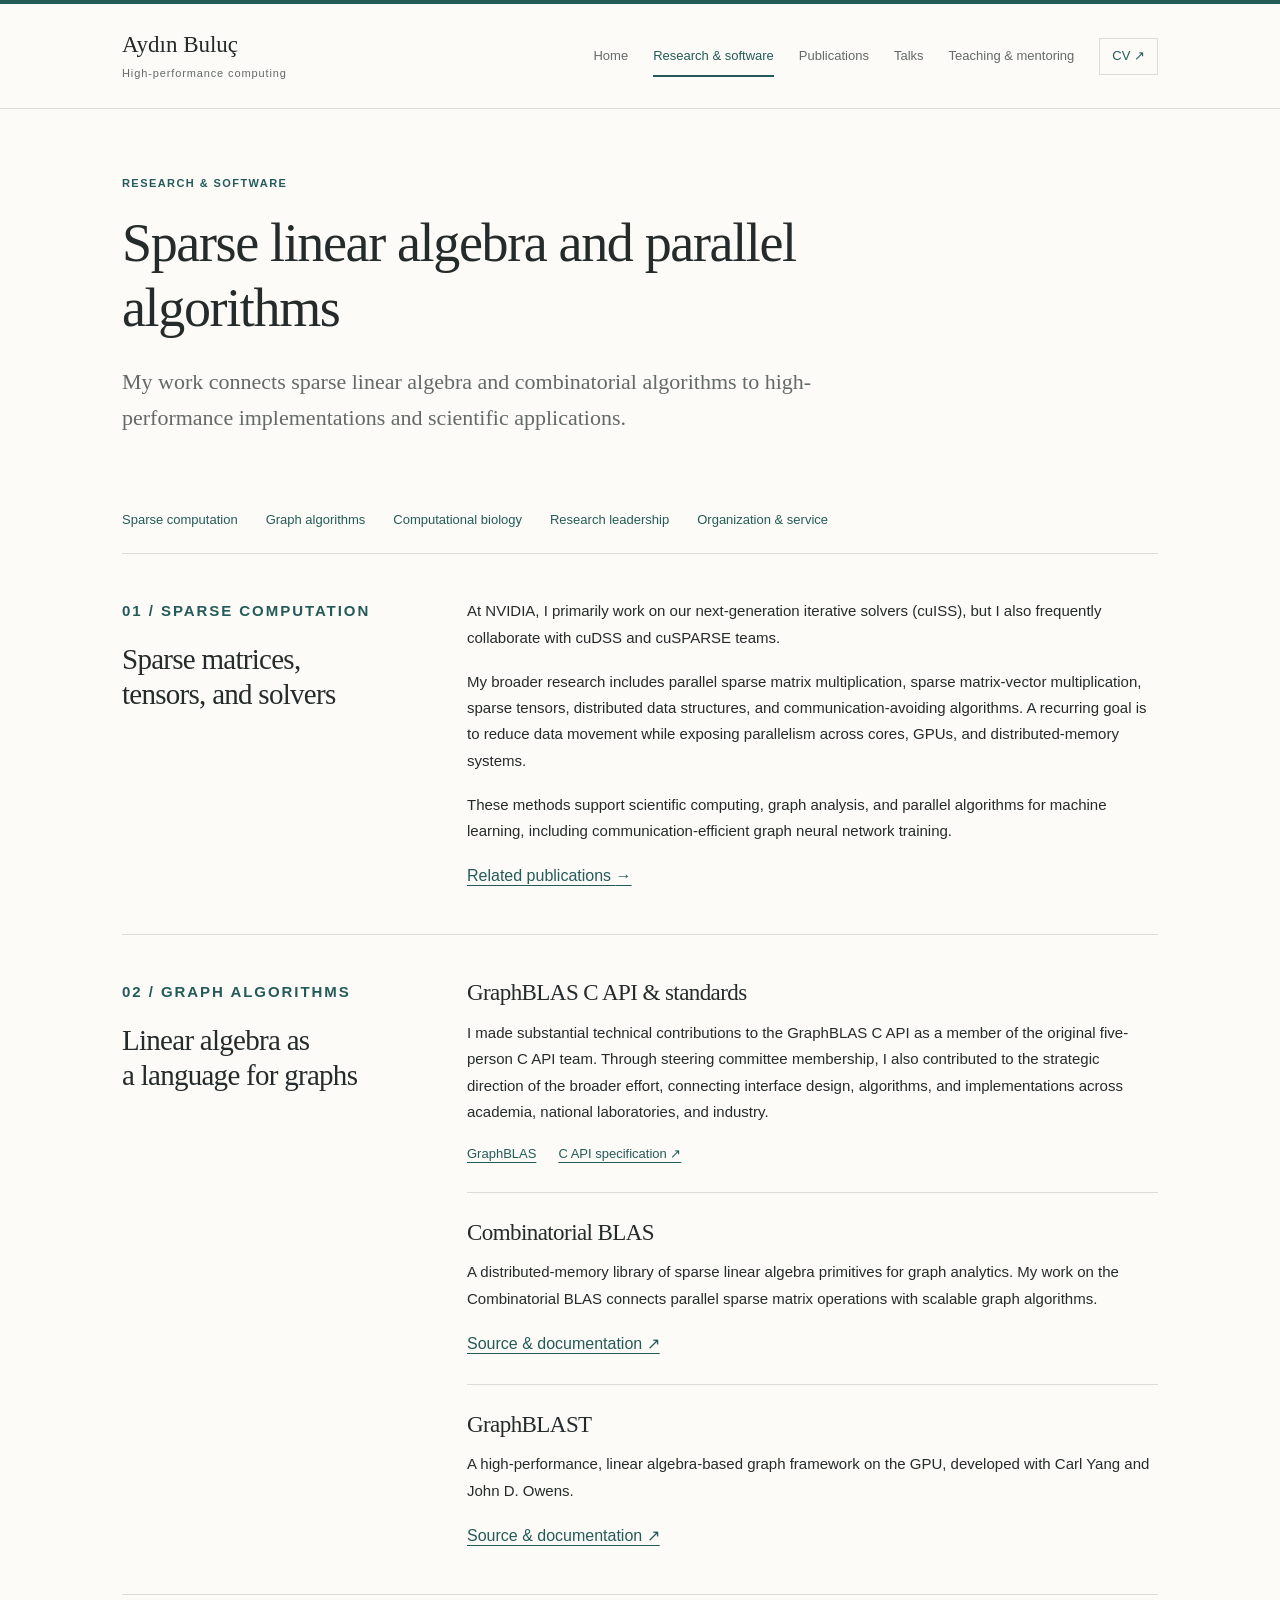
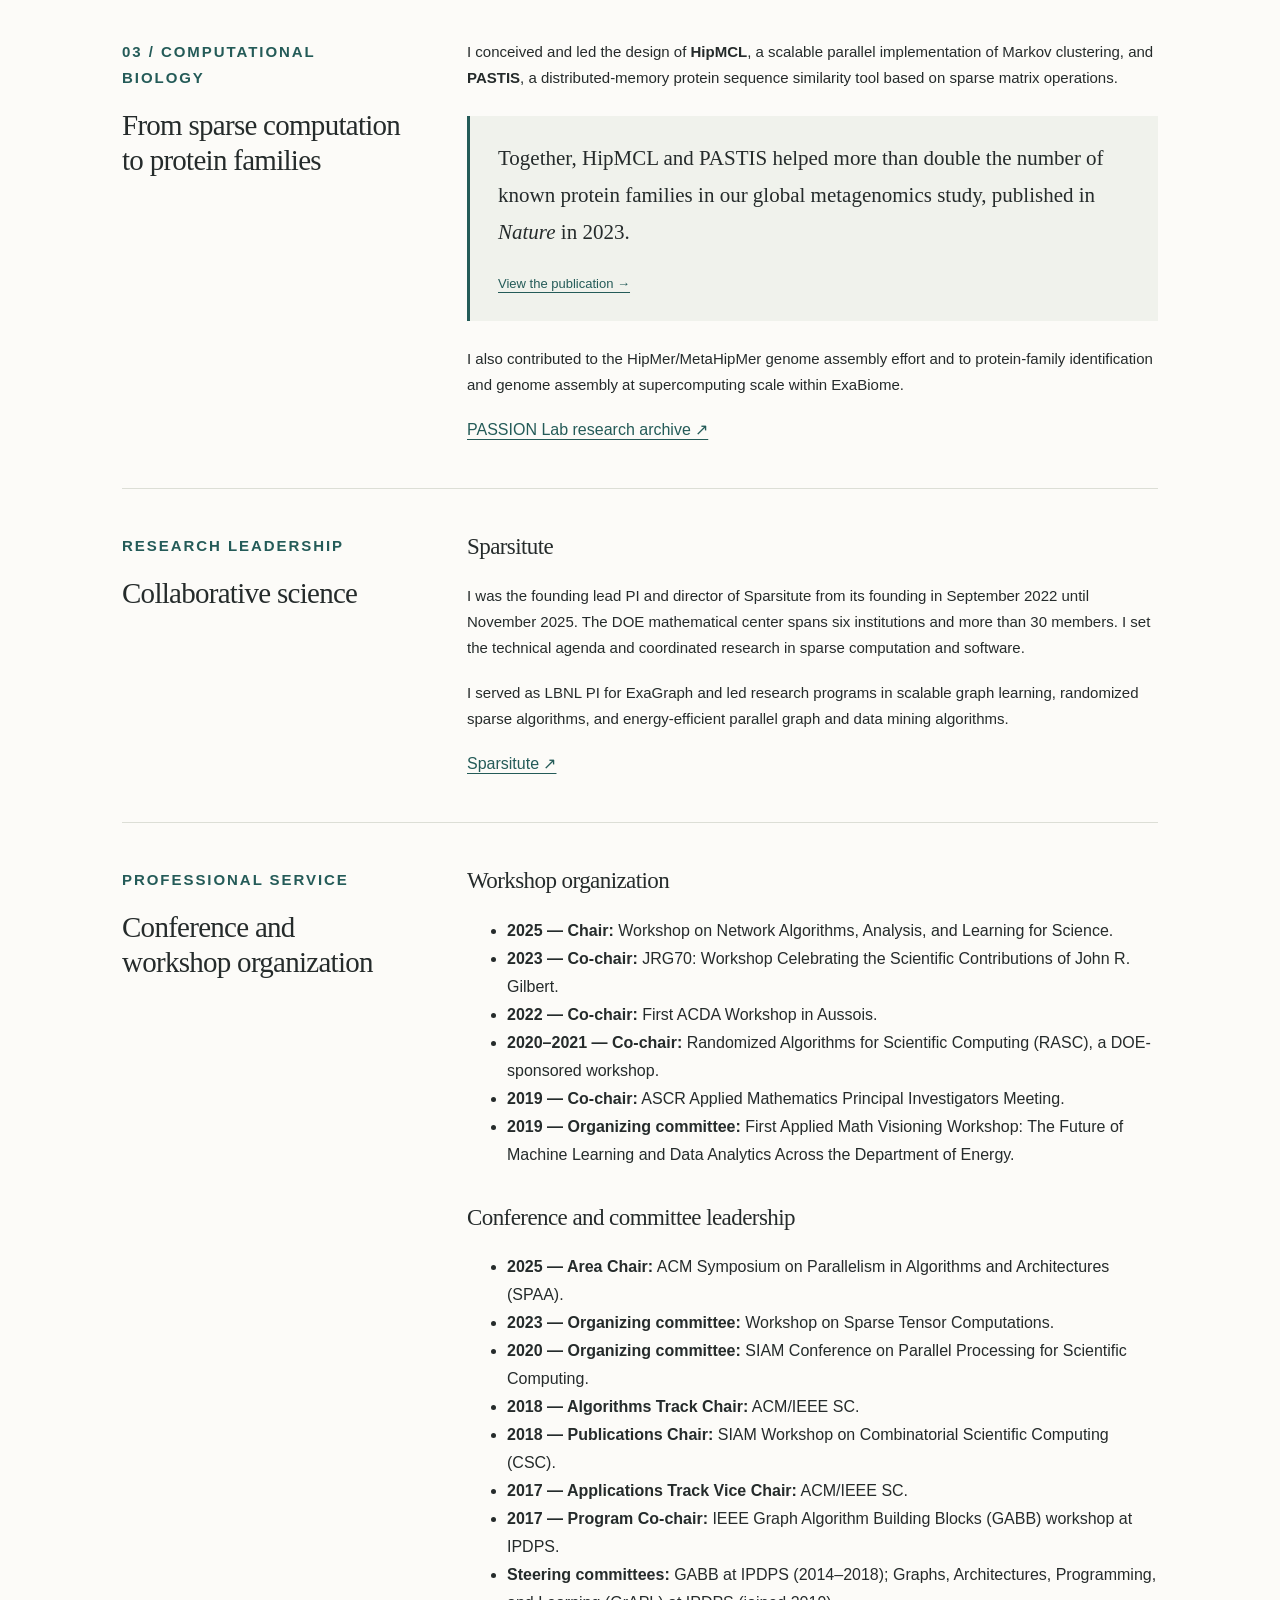
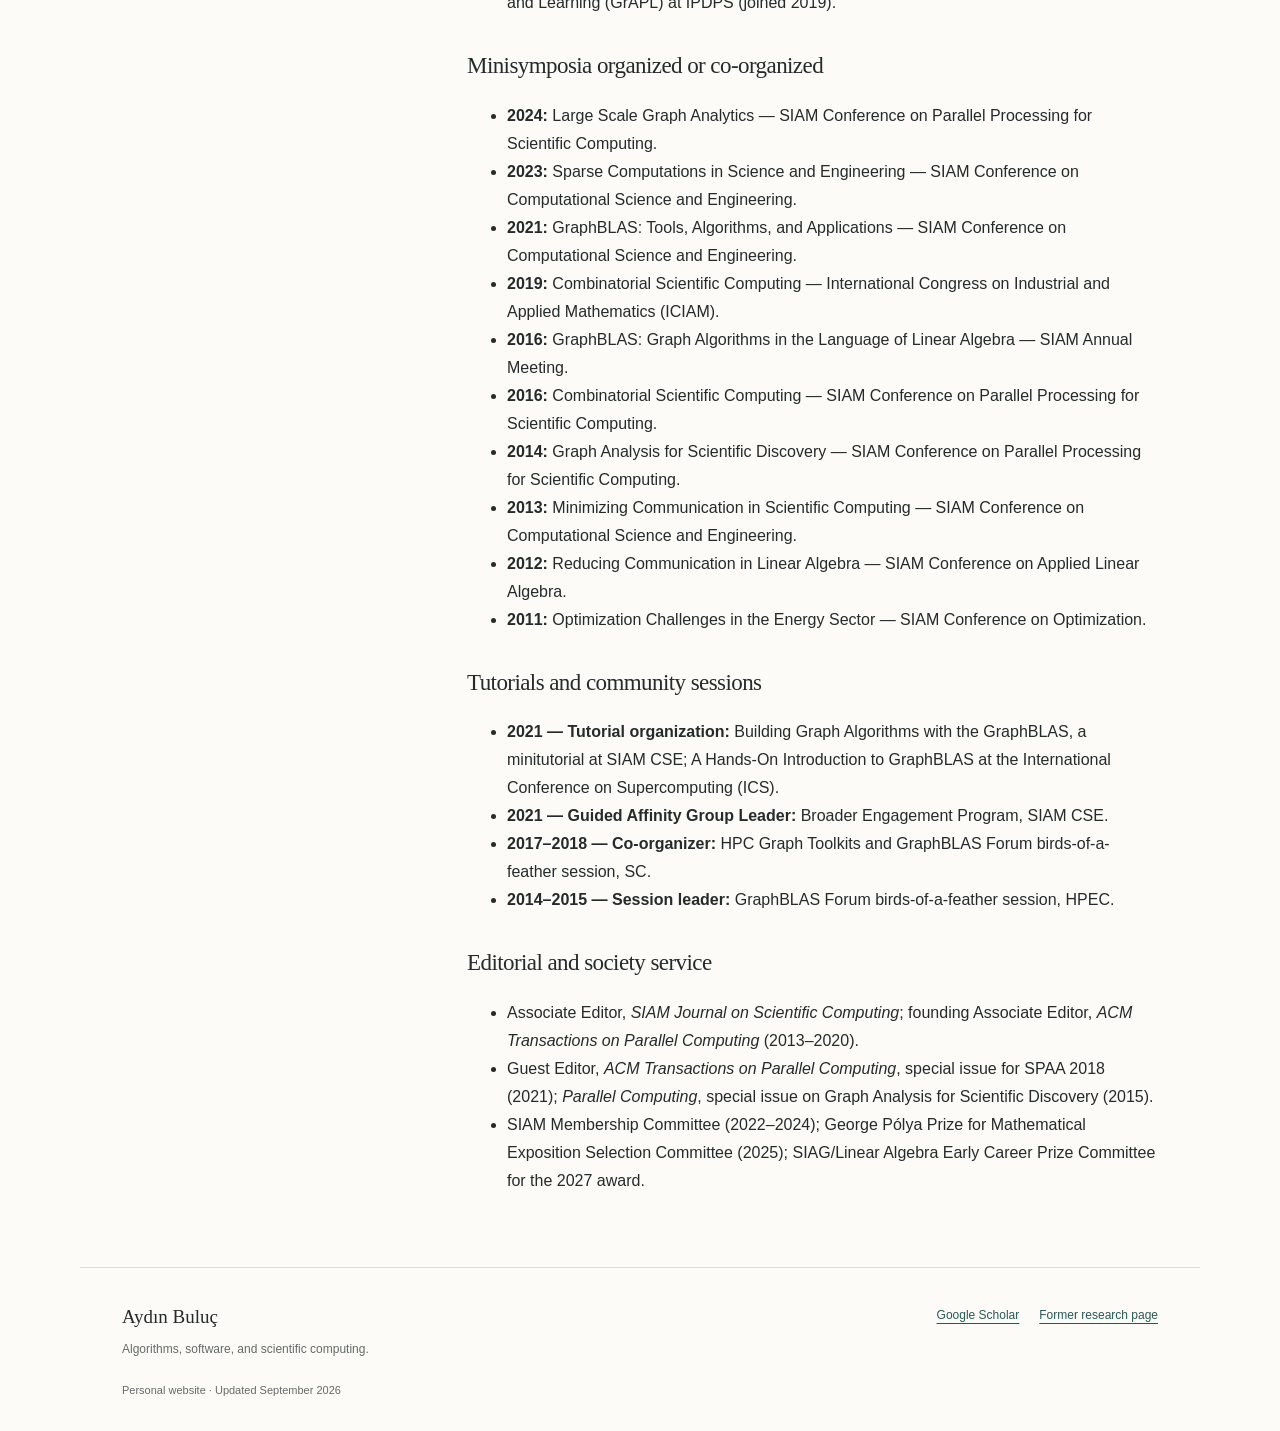
<file: research.html>
<!doctype html>
<html lang="en"><head><meta charset="utf-8"><meta name="viewport" content="width=device-width, initial-scale=1">
<title>Research &amp; software — Aydın Buluç</title><meta name="description" content="Sparse linear algebra, GraphBLAS, Combinatorial BLAS, HipMCL, PASTIS, and high-performance scientific computing.">
<meta name="theme-color" content="#245b58"><meta property="og:title" content="Research &amp; software — Aydın Buluç">
<meta property="og:description" content="Sparse linear algebra, GraphBLAS, Combinatorial BLAS, HipMCL, PASTIS, and high-performance scientific computing."><meta property="og:type" content="website">
<link rel="icon" href="assets/favicon.svg" type="image/svg+xml"><link rel="stylesheet" href="assets/style.css">
<script src="assets/site.js" defer></script></head>
<body><a class="skip" href="#main">Skip to content</a>
<header class="site-header"><div class="header-inner"><a class="wordmark" href="index.html">Aydın Buluç<span>High-performance computing</span></a>
<nav aria-label="Main navigation"><a href="index.html">Home</a><a href="research.html" aria-current="page">Research & software</a><a href="publications.html">Publications</a><a href="talks.html">Talks</a><a href="teaching.html">Teaching & mentoring</a><a class="cv-link" href="assets/aydin-buluc-cv.pdf">CV <span aria-hidden="true">↗</span><span class="sr-only"> (PDF)</span></a></nav></div></header>
<main id="main" tabindex="-1"><div class="page-heading"><p class="eyebrow">Research & software</p><h1>Sparse linear algebra and parallel algorithms</h1><p class="lede">My work connects sparse linear algebra and combinatorial algorithms to high-performance implementations and scientific applications.</p></div>
<nav class="section-nav" aria-label="Research topics"><a href="#sparse">Sparse computation</a><a href="#graphblas">Graph algorithms</a><a href="#biology">Computational biology</a><a href="#leadership">Research leadership</a><a href="#service">Organization &amp; service</a></nav>
<section class="research-section" id="sparse"><div><p class="eyebrow">01 / Sparse computation</p><h2>Sparse matrices,<br>tensors, and solvers</h2></div><div><p>At NVIDIA, I primarily work on our next-generation iterative solvers (cuISS), but I also frequently collaborate with cuDSS and cuSPARSE teams.</p><p>My broader research includes parallel sparse matrix multiplication, sparse matrix-vector multiplication, sparse tensors, distributed data structures, and communication-avoiding algorithms. A recurring goal is to reduce data movement while exposing parallelism across cores, GPUs, and distributed-memory systems.</p><p>These methods support scientific computing, graph analysis, and parallel algorithms for machine learning, including communication-efficient graph neural network training.</p><a href="publications.html">Related publications <span aria-hidden="true">→</span></a></div></section>
<section class="research-section" id="graphblas"><div><p class="eyebrow">02 / Graph algorithms</p><h2>Linear algebra as<br>a language for graphs</h2></div><div><article class="software"><h3>GraphBLAS C API & standards</h3><p>I made substantial technical contributions to the GraphBLAS C API as a member of the original five-person C API team. Through steering committee membership, I also contributed to the strategic direction of the broader effort, connecting interface design, algorithms, and implementations across academia, national laboratories, and industry.</p><div class="inline-links"><a href="https://graphblas.org/">GraphBLAS</a><a href="https://github.com/GraphBLAS/graphblas-api-c">C API specification ↗</a></div></article>
<article class="software"><h3>Combinatorial BLAS</h3><p>A distributed-memory library of sparse linear algebra primitives for graph analytics. My work on the Combinatorial BLAS connects parallel sparse matrix operations with scalable graph algorithms.</p><a href="https://github.com/PASSIONLab/CombBLAS">Source & documentation ↗</a></article>
<article class="software"><h3>GraphBLAST</h3><p>A high-performance, linear algebra-based graph framework on the GPU, developed with Carl Yang and John D. Owens.</p><a href="https://github.com/gunrock/graphblast">Source & documentation ↗</a></article></div></section>
<section class="research-section" id="biology"><div><p class="eyebrow">03 / Computational biology</p><h2>From sparse computation<br>to protein families</h2></div><div><p>I conceived and led the design of <strong>HipMCL</strong>, a scalable parallel implementation of Markov clustering, and <strong>PASTIS</strong>, a distributed-memory protein sequence similarity tool based on sparse matrix operations.</p><div class="research-callout"><p>Together, HipMCL and PASTIS helped more than double the number of known protein families in our global metagenomics study, published in <em>Nature</em> in 2023.</p><a href="publications.html?search=Unraveling">View the publication →</a></div><p>I also contributed to the HipMer/MetaHipMer genome assembly effort and to protein-family identification and genome assembly at supercomputing scale within ExaBiome.</p><a href="https://passion.lbl.gov/">PASSION Lab research archive ↗</a></div></section>
<section class="research-section" id="leadership"><div><p class="eyebrow">Research leadership</p><h2>Collaborative science</h2></div><div><h3>Sparsitute</h3><p>I was the founding lead PI and director of Sparsitute from its founding in September 2022 until November 2025. The DOE mathematical center spans six institutions and more than 30 members. I set the technical agenda and coordinated research in sparse computation and software.</p><p>I served as LBNL PI for ExaGraph and led research programs in scalable graph learning, randomized sparse algorithms, and energy-efficient parallel graph and data mining algorithms.</p><a href="https://sparsitute.lbl.gov/">Sparsitute ↗</a></div></section>
<section class="research-section" id="service"><div><p class="eyebrow">Professional service</p><h2>Conference and workshop organization</h2></div><div><h3>Workshop organization</h3>
<ul>
<li><strong>2025 — Chair:</strong> Workshop on Network Algorithms, Analysis, and Learning for Science.</li>
<li><strong>2023 — Co-chair:</strong> JRG70: Workshop Celebrating the Scientific Contributions of John R. Gilbert.</li>
<li><strong>2022 — Co-chair:</strong> First ACDA Workshop in Aussois.</li>
<li><strong>2020–2021 — Co-chair:</strong> Randomized Algorithms for Scientific Computing (RASC), a DOE-sponsored workshop.</li>
<li><strong>2019 — Co-chair:</strong> ASCR Applied Mathematics Principal Investigators Meeting.</li>
<li><strong>2019 — Organizing committee:</strong> First Applied Math Visioning Workshop: The Future of Machine Learning and Data Analytics Across the Department of Energy.</li>
</ul>
<h3 class="subheading">Conference and committee leadership</h3>
<ul>
<li><strong>2025 — Area Chair:</strong> ACM Symposium on Parallelism in Algorithms and Architectures (SPAA).</li>
<li><strong>2023 — Organizing committee:</strong> Workshop on Sparse Tensor Computations.</li>
<li><strong>2020 — Organizing committee:</strong> SIAM Conference on Parallel Processing for Scientific Computing.</li>
<li><strong>2018 — Algorithms Track Chair:</strong> ACM/IEEE SC.</li>
<li><strong>2018 — Publications Chair:</strong> SIAM Workshop on Combinatorial Scientific Computing (CSC).</li>
<li><strong>2017 — Applications Track Vice Chair:</strong> ACM/IEEE SC.</li>
<li><strong>2017 — Program Co-chair:</strong> IEEE Graph Algorithm Building Blocks (GABB) workshop at IPDPS.</li>
<li><strong>Steering committees:</strong> GABB at IPDPS (2014–2018); Graphs, Architectures, Programming, and Learning (GrAPL) at IPDPS (joined 2019).</li>
</ul>
<h3 class="subheading">Minisymposia organized or co-organized</h3>
<ul>
<li><strong>2024:</strong> Large Scale Graph Analytics — SIAM Conference on Parallel Processing for Scientific Computing.</li>
<li><strong>2023:</strong> Sparse Computations in Science and Engineering — SIAM Conference on Computational Science and Engineering.</li>
<li><strong>2021:</strong> GraphBLAS: Tools, Algorithms, and Applications — SIAM Conference on Computational Science and Engineering.</li>
<li><strong>2019:</strong> Combinatorial Scientific Computing — International Congress on Industrial and Applied Mathematics (ICIAM).</li>
<li><strong>2016:</strong> GraphBLAS: Graph Algorithms in the Language of Linear Algebra — SIAM Annual Meeting.</li>
<li><strong>2016:</strong> Combinatorial Scientific Computing — SIAM Conference on Parallel Processing for Scientific Computing.</li>
<li><strong>2014:</strong> Graph Analysis for Scientific Discovery — SIAM Conference on Parallel Processing for Scientific Computing.</li>
<li><strong>2013:</strong> Minimizing Communication in Scientific Computing — SIAM Conference on Computational Science and Engineering.</li>
<li><strong>2012:</strong> Reducing Communication in Linear Algebra — SIAM Conference on Applied Linear Algebra.</li>
<li><strong>2011:</strong> Optimization Challenges in the Energy Sector — SIAM Conference on Optimization.</li>
</ul>
<h3 class="subheading">Tutorials and community sessions</h3>
<ul>
<li><strong>2021 — Tutorial organization:</strong> Building Graph Algorithms with the GraphBLAS, a minitutorial at SIAM CSE; A Hands-On Introduction to GraphBLAS at the International Conference on Supercomputing (ICS).</li>
<li><strong>2021 — Guided Affinity Group Leader:</strong> Broader Engagement Program, SIAM CSE.</li>
<li><strong>2017–2018 — Co-organizer:</strong> HPC Graph Toolkits and GraphBLAS Forum birds-of-a-feather session, SC.</li>
<li><strong>2014–2015 — Session leader:</strong> GraphBLAS Forum birds-of-a-feather session, HPEC.</li>
</ul>
<h3 class="subheading">Editorial and society service</h3>
<ul>
<li>Associate Editor, <em>SIAM Journal on Scientific Computing</em>; founding Associate Editor, <em>ACM Transactions on Parallel Computing</em> (2013–2020).</li>
<li>Guest Editor, <em>ACM Transactions on Parallel Computing</em>, special issue for SPAA 2018 (2021); <em>Parallel Computing</em>, special issue on Graph Analysis for Scientific Discovery (2015).</li>
<li>SIAM Membership Committee (2022–2024); George Pólya Prize for Mathematical Exposition Selection Committee (2025); SIAG/Linear Algebra Early Career Prize Committee for the 2027 award.</li>
</ul>
</div></section>
</main>
<footer><div><a class="footer-name" href="index.html">Aydın Buluç</a><p>Algorithms, software, and scientific computing.</p></div>
<div class="footer-links"><a href="https://scholar.google.com/citations?user=_e02YnYAAAAJ&hl=en">Google Scholar</a><a href="https://people.eecs.berkeley.edu/~aydin/">Former research page</a></div>
<p class="footer-note">Personal website · Updated September 2026</p></footer></body></html>
</file>
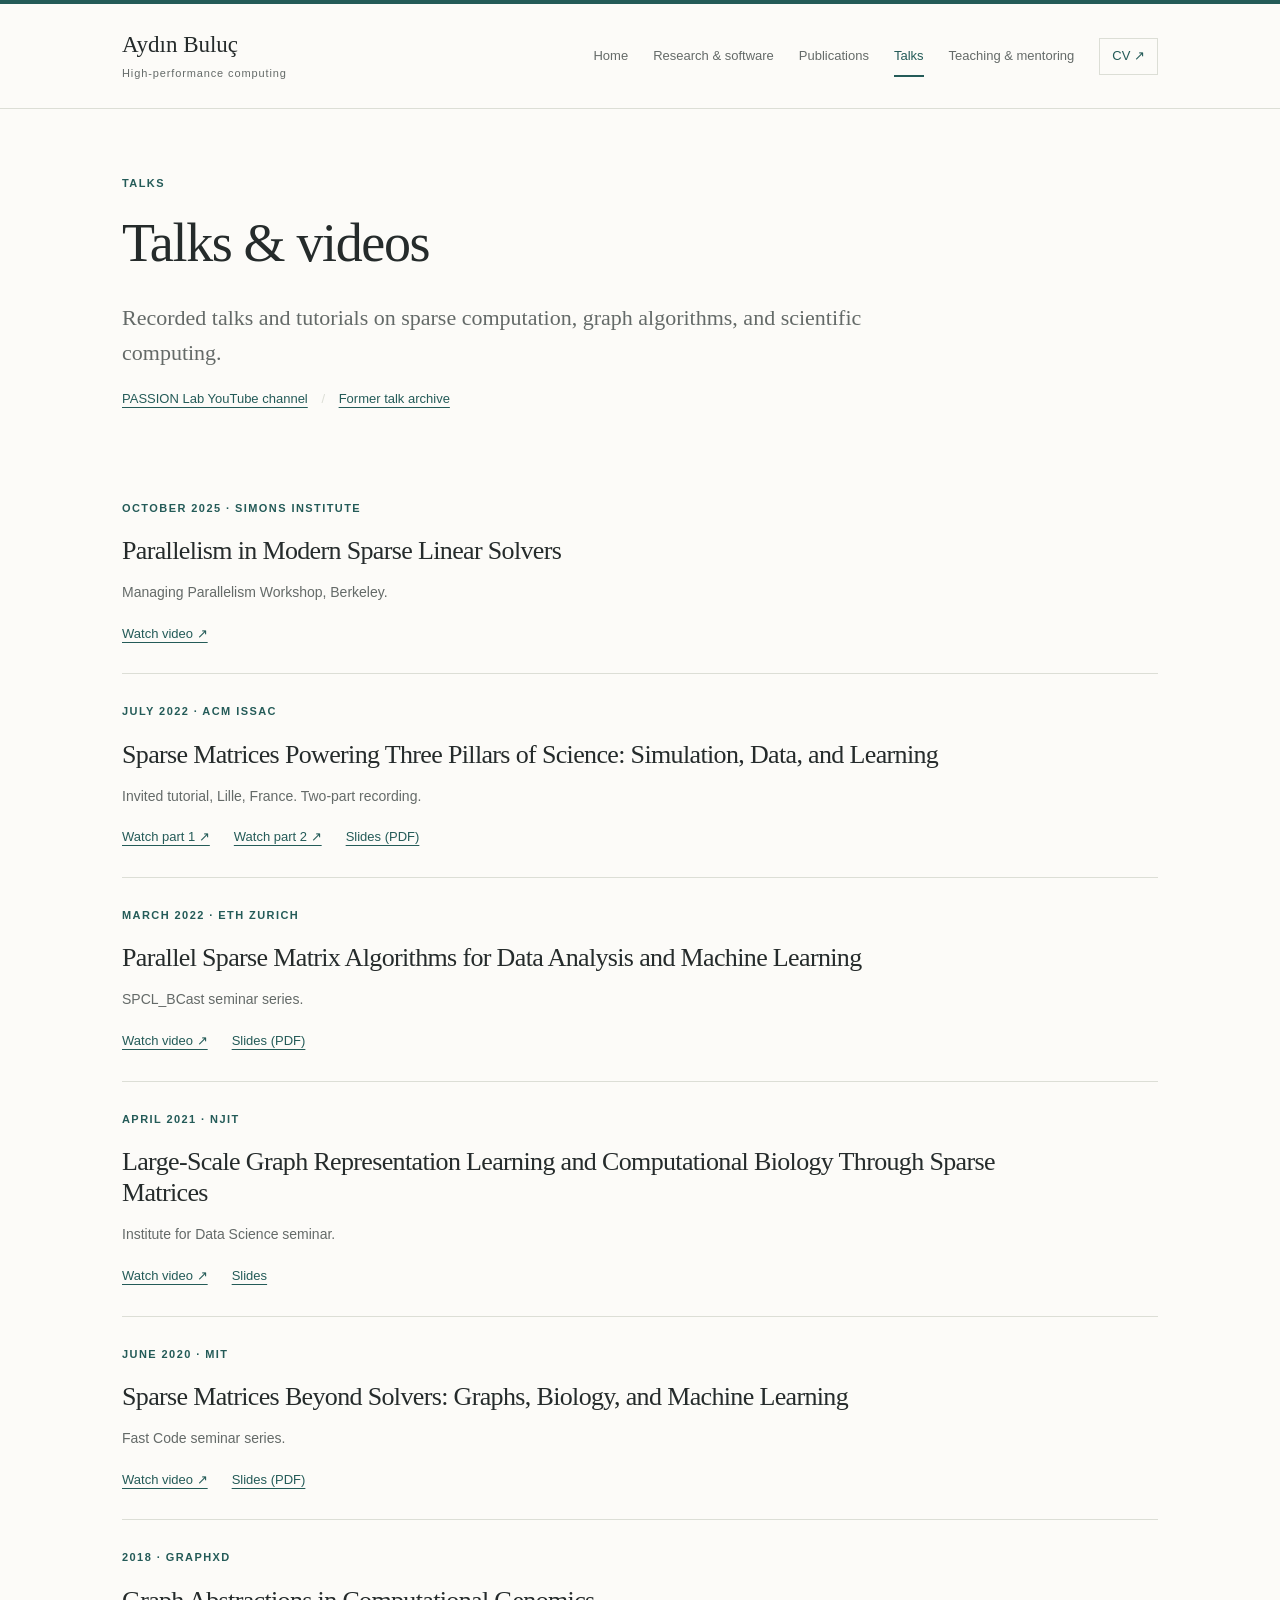
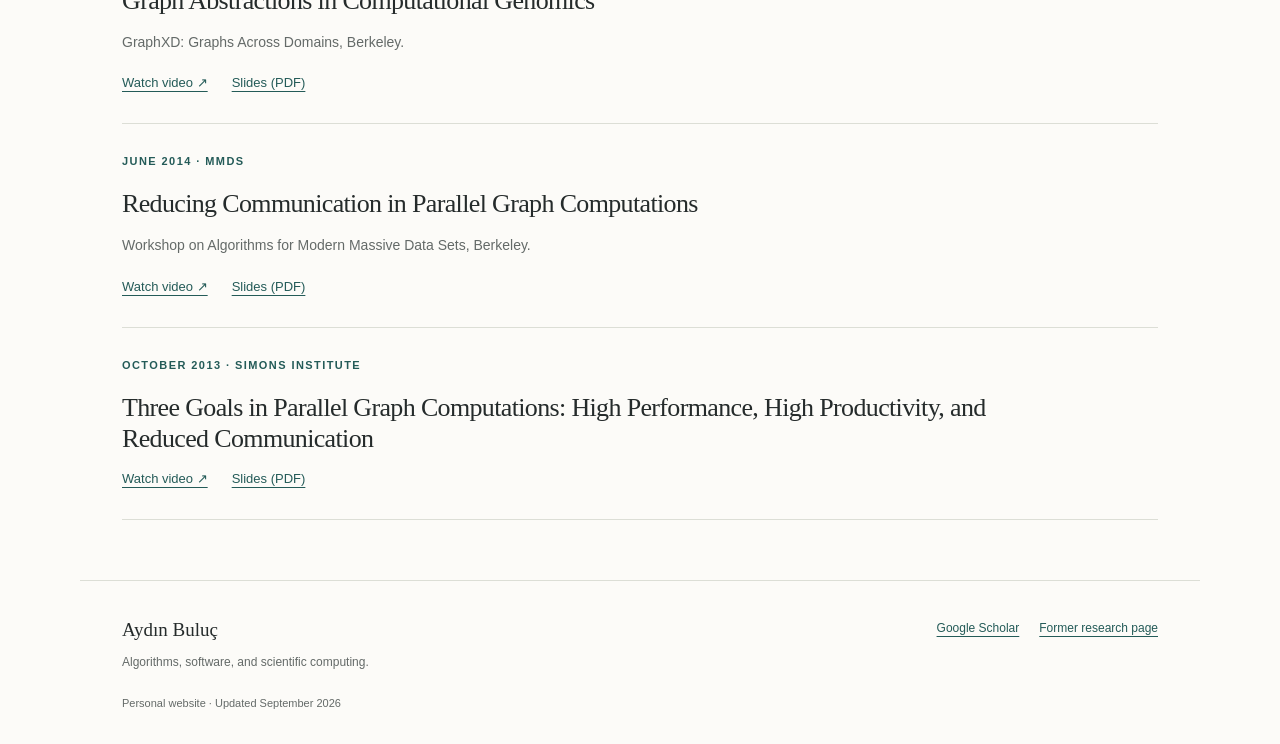
<file: talks.html>
<!doctype html>
<html lang="en"><head><meta charset="utf-8"><meta name="viewport" content="width=device-width, initial-scale=1">
<title>Talks &amp; videos — Aydın Buluç</title><meta name="description" content="Recorded talks and tutorials by Aydın Buluç on sparse computation, graph algorithms, and machine learning, with video and slide links.">
<meta name="theme-color" content="#245b58"><meta property="og:title" content="Talks &amp; videos — Aydın Buluç">
<meta property="og:description" content="Recorded talks and tutorials by Aydın Buluç on sparse computation, graph algorithms, and machine learning, with video and slide links."><meta property="og:type" content="website">
<link rel="icon" href="assets/favicon.svg" type="image/svg+xml"><link rel="stylesheet" href="assets/style.css">
<script src="assets/site.js" defer></script></head>
<body><a class="skip" href="#main">Skip to content</a>
<header class="site-header"><div class="header-inner"><a class="wordmark" href="index.html">Aydın Buluç<span>High-performance computing</span></a>
<nav aria-label="Main navigation"><a href="index.html">Home</a><a href="research.html">Research & software</a><a href="publications.html">Publications</a><a href="talks.html" aria-current="page">Talks</a><a href="teaching.html">Teaching & mentoring</a><a class="cv-link" href="assets/aydin-buluc-cv.pdf">CV <span aria-hidden="true">↗</span><span class="sr-only"> (PDF)</span></a></nav></div></header>
<main id="main" tabindex="-1"><div class="page-heading"><p class="eyebrow">Talks</p><h1>Talks &amp; videos</h1><p class="lede">Recorded talks and tutorials on sparse computation, graph algorithms, and scientific computing.</p><p><a href="https://www.youtube.com/channel/UCy5RC1dUy0OStfM8WzRE5HA/videos">PASSION Lab YouTube channel</a> <span class="separator">/</span> <a href="https://people.eecs.berkeley.edu/~aydin/talks.html">Former talk archive</a></p></div>
<ol class="publications">
<li class="recorded-talk"><p class="eyebrow">October 2025 · Simons Institute</p><h2>Parallelism in Modern Sparse Linear Solvers</h2><p>Managing Parallelism Workshop, Berkeley.</p><div class="inline-links"><a href="https://www.youtube.com/watch?v=f4MOy721VVg">Watch video ↗</a></div></li>
<li class="recorded-talk"><p class="eyebrow">July 2022 · ACM ISSAC</p><h2>Sparse Matrices Powering Three Pillars of Science: Simulation, Data, and Learning</h2><p>Invited tutorial, Lille, France. Two-part recording.</p><div class="inline-links"><a href="https://www.youtube.com/watch?v=ZX3gyCJFLAg">Watch part 1 ↗</a><a href="https://www.youtube.com/watch?v=NR4vlqZV05k">Watch part 2 ↗</a><a href="https://people.eecs.berkeley.edu/~aydin/Buluc_ISSAC_Tutorial_100slides.pdf">Slides (PDF)</a></div></li>
<li class="recorded-talk"><p class="eyebrow">March 2022 · ETH Zurich</p><h2>Parallel Sparse Matrix Algorithms for Data Analysis and Machine Learning</h2><p>SPCL_BCast seminar series.</p><div class="inline-links"><a href="https://www.youtube.com/watch?v=8ZoAZzkhjkc">Watch video ↗</a><a href="https://people.eecs.berkeley.edu/~aydin/SPCL_Buluc_March22.pdf">Slides (PDF)</a></div></li>
<li class="recorded-talk"><p class="eyebrow">April 2021 · NJIT</p><h2>Large-Scale Graph Representation Learning and Computational Biology Through Sparse Matrices</h2><p>Institute for Data Science seminar.</p><div class="inline-links"><a href="https://youtu.be/zBDRD2jl8YY?t=225">Watch video ↗</a><a href="https://drive.google.com/file/d/1ctkDBv-09eRNKsAeEPo2Uz44F7or6tFu/view?usp=sharing">Slides</a></div></li>
<li class="recorded-talk"><p class="eyebrow">June 2020 · MIT</p><h2>Sparse Matrices Beyond Solvers: Graphs, Biology, and Machine Learning</h2><p>Fast Code seminar series.</p><div class="inline-links"><a href="https://www.youtube.com/watch?v=8QFxuIwHZcA">Watch video ↗</a><a href="https://fast-code.csail.mit.edu/abstracts/Buluc-MIT-FastCode.pdf">Slides (PDF)</a></div></li>
<li class="recorded-talk"><p class="eyebrow">2018 · GraphXD</p><h2>Graph Abstractions in Computational Genomics</h2><p>GraphXD: Graphs Across Domains, Berkeley.</p><div class="inline-links"><a href="https://youtu.be/FaoDkyLMgzo">Watch video ↗</a><a href="https://graphxd.github.io/_downloads/2018-03-27-buluc.pdf">Slides (PDF)</a></div></li>
<li class="recorded-talk"><p class="eyebrow">June 2014 · MMDS</p><h2>Reducing Communication in Parallel Graph Computations</h2><p>Workshop on Algorithms for Modern Massive Data Sets, Berkeley.</p><div class="inline-links"><a href="https://www.youtube.com/watch?v=96bTZBLOJdg">Watch video ↗</a><a href="https://people.eecs.berkeley.edu/~aydin/Buluc_Slides_MMDS2014.pdf">Slides (PDF)</a></div></li>
<li class="recorded-talk"><p class="eyebrow">October 2013 · Simons Institute</p><h2>Three Goals in Parallel Graph Computations: High Performance, High Productivity, and Reduced Communication</h2><div class="inline-links"><a href="https://youtu.be/p4pFa2EgKDE">Watch video ↗</a><a href="https://simons.berkeley.edu/sites/default/files/docs/768/bulucslides.pdf">Slides (PDF)</a></div></li>
</ol>
</main>
<footer><div><a class="footer-name" href="index.html">Aydın Buluç</a><p>Algorithms, software, and scientific computing.</p></div>
<div class="footer-links"><a href="https://scholar.google.com/citations?user=_e02YnYAAAAJ&hl=en">Google Scholar</a><a href="https://people.eecs.berkeley.edu/~aydin/">Former research page</a></div>
<p class="footer-note">Personal website · Updated September 2026</p></footer></body></html>
</file>
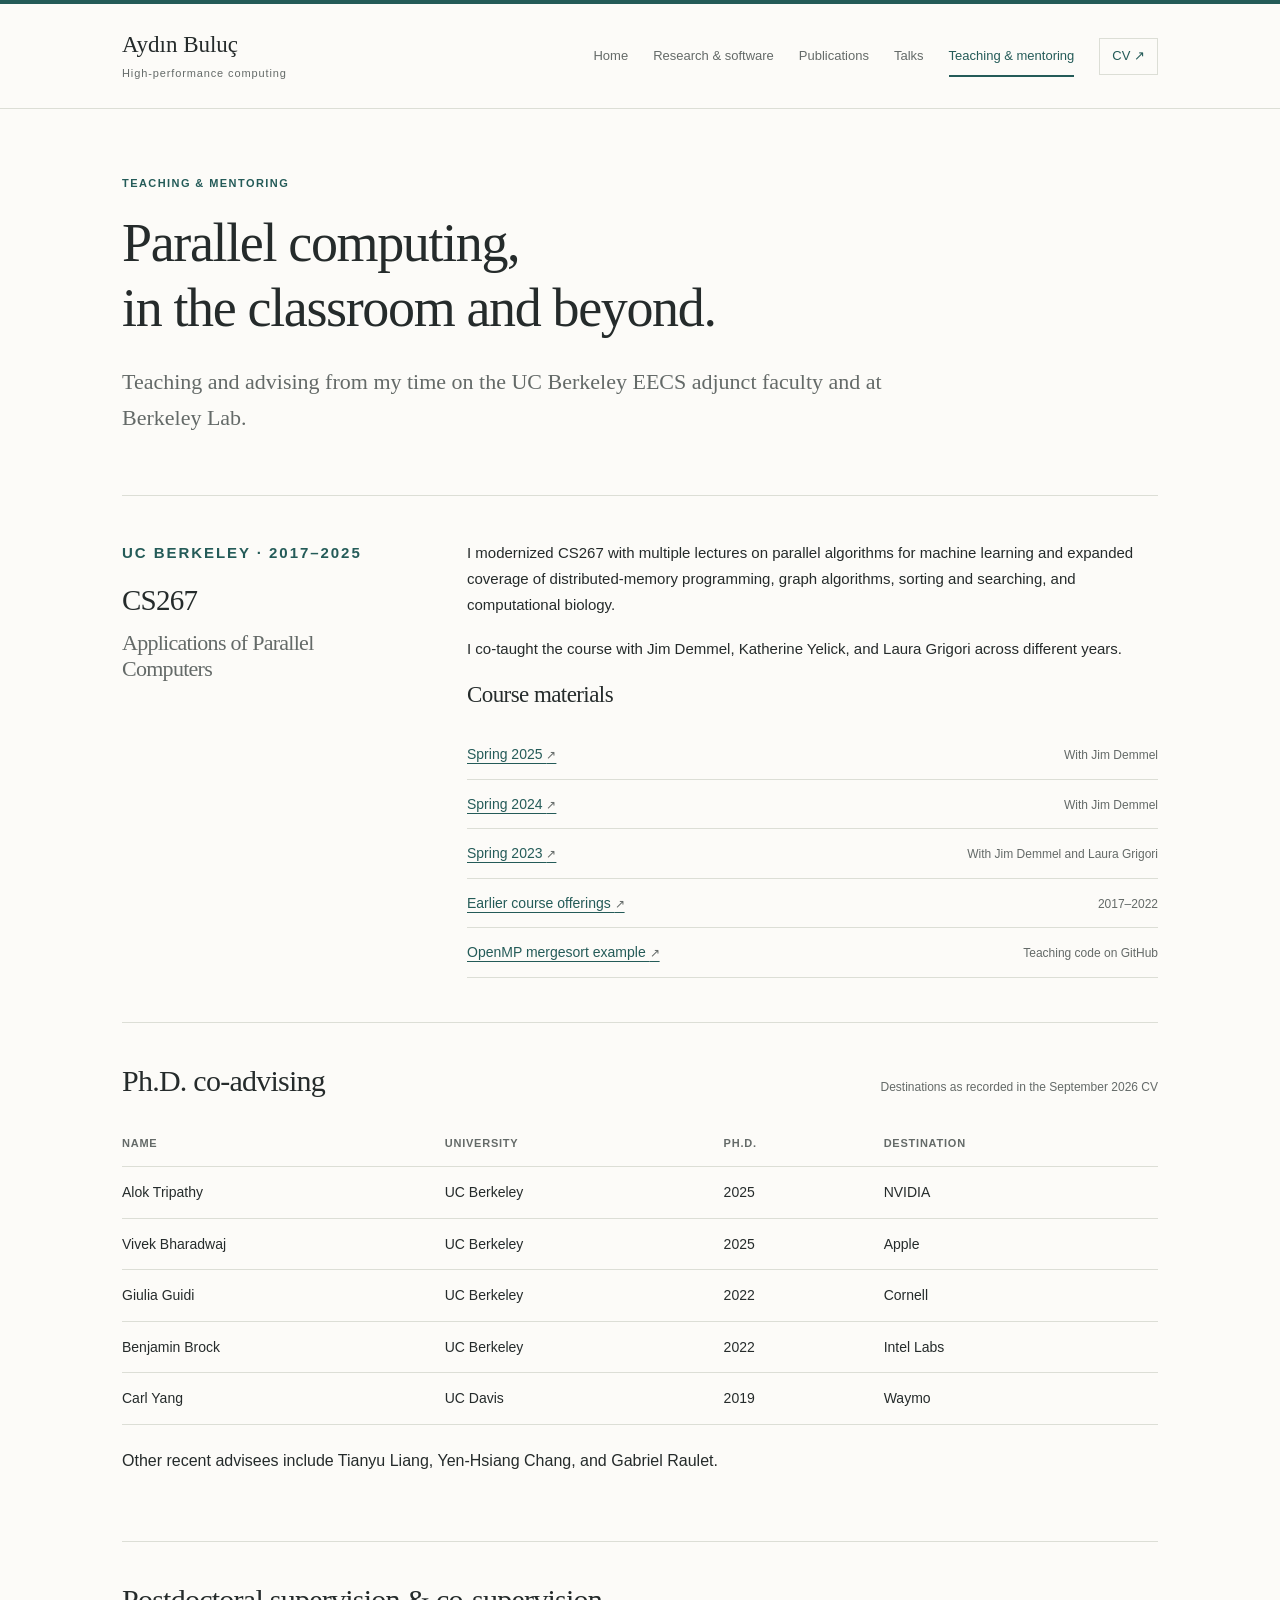
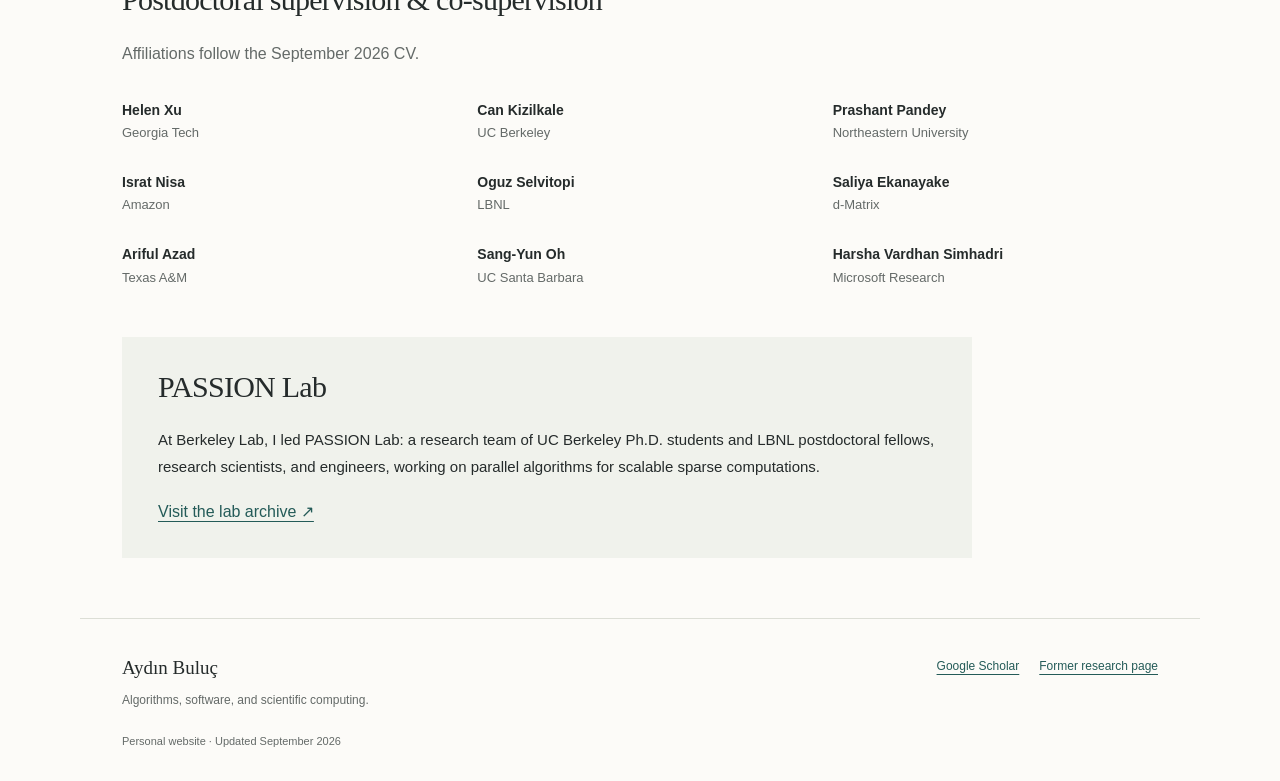
<file: teaching.html>
<!doctype html>
<html lang="en"><head><meta charset="utf-8"><meta name="viewport" content="width=device-width, initial-scale=1">
<title>Teaching &amp; mentoring — Aydın Buluç</title><meta name="description" content="CS267 curriculum development at UC Berkeley, Ph.D. co-advising, and postdoctoral mentoring.">
<meta name="theme-color" content="#245b58"><meta property="og:title" content="Teaching &amp; mentoring — Aydın Buluç">
<meta property="og:description" content="CS267 curriculum development at UC Berkeley, Ph.D. co-advising, and postdoctoral mentoring."><meta property="og:type" content="website">
<link rel="icon" href="assets/favicon.svg" type="image/svg+xml"><link rel="stylesheet" href="assets/style.css">
<script src="assets/site.js" defer></script></head>
<body><a class="skip" href="#main">Skip to content</a>
<header class="site-header"><div class="header-inner"><a class="wordmark" href="index.html">Aydın Buluç<span>High-performance computing</span></a>
<nav aria-label="Main navigation"><a href="index.html">Home</a><a href="research.html">Research & software</a><a href="publications.html">Publications</a><a href="talks.html">Talks</a><a href="teaching.html" aria-current="page">Teaching & mentoring</a><a class="cv-link" href="assets/aydin-buluc-cv.pdf">CV <span aria-hidden="true">↗</span><span class="sr-only"> (PDF)</span></a></nav></div></header>
<main id="main" tabindex="-1"><div class="page-heading"><p class="eyebrow">Teaching & mentoring</p><h1>Parallel computing,<br>in the classroom and beyond.</h1><p class="lede">Teaching and advising from my time on the UC Berkeley EECS adjunct faculty and at Berkeley Lab.</p></div>
<section class="research-section"><div><p class="eyebrow">UC Berkeley · 2017–2025</p><h2>CS267<br><span class="heading-detail">Applications of Parallel Computers</span></h2></div><div><p>I modernized CS267 with multiple lectures on parallel algorithms for machine learning and expanded coverage of distributed-memory programming, graph algorithms, sorting and searching, and computational biology.</p><p>I co-taught the course with Jim Demmel, Katherine Yelick, and Laura Grigori across different years.</p><h3>Course materials</h3><ul class="resource-list"><li><a href="https://sites.google.com/lbl.gov/cs267-spr2025/">Spring 2025 <span aria-hidden="true">↗</span></a><span>With Jim Demmel</span></li><li><a href="https://sites.google.com/lbl.gov/cs267-spr2024/">Spring 2024 <span aria-hidden="true">↗</span></a><span>With Jim Demmel</span></li><li><a href="https://sites.google.com/lbl.gov/cs267-spr2023/">Spring 2023 <span aria-hidden="true">↗</span></a><span>With Jim Demmel and Laura Grigori</span></li><li><a href="https://people.eecs.berkeley.edu/~aydin/teaching.html">Earlier course offerings <span aria-hidden="true">↗</span></a><span>2017–2022</span></li><li><a href="https://github.com/aydinbuluc/cs267-openmp-mergesort">OpenMP mergesort example <span aria-hidden="true">↗</span></a><span>Teaching code on GitHub</span></li></ul></div></section>
<section class="section-block" aria-labelledby="mentoring"><div class="section-heading"><h2 id="mentoring">Ph.D. co-advising</h2><span class="small muted">Destinations as recorded in the September 2026 CV</span></div>
<div class="table-scroll"><table><caption class="sr-only">Graduated Ph.D. co-advisees, universities, graduation years, and destinations</caption><thead><tr><th scope="col">Name</th><th scope="col">University</th><th scope="col">Ph.D.</th><th scope="col">Destination</th></tr></thead><tbody><tr><th scope="row">Alok Tripathy</th><td>UC Berkeley</td><td>2025</td><td>NVIDIA</td></tr><tr><th scope="row">Vivek Bharadwaj</th><td>UC Berkeley</td><td>2025</td><td>Apple</td></tr><tr><th scope="row">Giulia Guidi</th><td>UC Berkeley</td><td>2022</td><td>Cornell</td></tr><tr><th scope="row">Benjamin Brock</th><td>UC Berkeley</td><td>2022</td><td>Intel Labs</td></tr><tr><th scope="row">Carl Yang</th><td>UC Davis</td><td>2019</td><td>Waymo</td></tr></tbody></table></div><p>Other recent advisees include Tianyu Liang, Yen-Hsiang Chang, and Gabriel Raulet.</p></section>
<section class="section-block" aria-labelledby="postdocs"><h2 id="postdocs">Postdoctoral supervision & co-supervision</h2><p class="muted">Affiliations follow the September 2026 CV.</p><ul class="people-list"><li><strong>Helen Xu</strong><span>Georgia Tech</span></li><li><strong>Can Kizilkale</strong><span>UC Berkeley</span></li><li><strong>Prashant Pandey</strong><span>Northeastern University</span></li><li><strong>Israt Nisa</strong><span>Amazon</span></li><li><strong>Oguz Selvitopi</strong><span>LBNL</span></li><li><strong>Saliya Ekanayake</strong><span>d-Matrix</span></li><li><strong>Ariful Azad</strong><span>Texas A&amp;M</span></li><li><strong>Sang-Yun Oh</strong><span>UC Santa Barbara</span></li><li><strong>Harsha Vardhan Simhadri</strong><span>Microsoft Research</span></li></ul></section>
<section class="closing-note"><h2>PASSION Lab</h2><p>At Berkeley Lab, I led PASSION Lab: a research team of UC Berkeley Ph.D. students and LBNL postdoctoral fellows, research scientists, and engineers, working on parallel algorithms for scalable sparse computations.</p><a href="https://passion.lbl.gov/">Visit the lab archive ↗</a></section>
</main>
<footer><div><a class="footer-name" href="index.html">Aydın Buluç</a><p>Algorithms, software, and scientific computing.</p></div>
<div class="footer-links"><a href="https://scholar.google.com/citations?user=_e02YnYAAAAJ&hl=en">Google Scholar</a><a href="https://people.eecs.berkeley.edu/~aydin/">Former research page</a></div>
<p class="footer-note">Personal website · Updated September 2026</p></footer></body></html>
</file>
<file: assets/style.css>
:root{--paper:#fcfbf8;--ink:#252b2b;--muted:#646a68;--accent:#245b58;--line:#dcded6;--tint:#f0f2ec;--serif:Georgia,'Times New Roman',serif;--sans:-apple-system,BlinkMacSystemFont,'Segoe UI',sans-serif}
*{box-sizing:border-box}html{scroll-behavior:smooth;scroll-padding-top:32px}body{margin:0;background:var(--paper);color:var(--ink);font-family:var(--sans);font-size:16px;line-height:1.75;-webkit-font-smoothing:antialiased}a{color:var(--accent);text-decoration-thickness:1px;text-underline-offset:4px}a:hover{text-decoration:underline;color:#163b39}a:focus-visible,button:focus-visible,input:focus-visible,select:focus-visible{outline:3px solid var(--accent);outline-offset:5px}::selection{background:#d4e3db}p{margin:0 0 18px}h1,h2,h3{font-family:var(--serif);font-weight:400;line-height:1.2;margin:0 0 22px;letter-spacing:-.025em}h1{font-size:clamp(36px,4.5vw,54px)}h2{font-size:30px}h3{font-size:23px}strong{font-weight:600}a.button{text-decoration:none}.site-header{border-top:4px solid var(--accent);border-bottom:1px solid var(--line)}.header-inner,main,footer{max-width:1120px;margin:0 auto;padding-left:42px;padding-right:42px}.header-inner{display:flex;align-items:center;justify-content:space-between;gap:32px;padding-top:26px;padding-bottom:26px}.wordmark{font-family:var(--serif);font-size:23px;line-height:1.3;color:var(--ink);text-decoration:none;white-space:nowrap}.wordmark span{display:block;font:11px/1.6 var(--sans);letter-spacing:.08em;color:var(--muted);margin-top:5px}.site-header nav{display:flex;align-items:center;gap:25px;font-size:13px}.site-header nav a{color:var(--muted);text-decoration:none;white-space:nowrap;padding:7px 0}.site-header nav a[aria-current]{color:var(--accent);box-shadow:0 2px var(--accent)}.site-header nav a:hover{color:var(--accent)}.site-header nav .cv-link{border:1px solid var(--line);padding:6px 12px;color:var(--accent)}.hero{display:grid;grid-template-columns:minmax(0,1fr) 260px;gap:90px;padding:76px 0 70px}.eyebrow,.index-label{font-size:11px;font-weight:600;letter-spacing:.13em;text-transform:uppercase;color:var(--accent);margin-bottom:17px}.hero h1{font-size:66px;line-height:1.05;margin-bottom:24px}.hero-statement{font:29px/1.4 var(--serif);letter-spacing:-.015em;margin-bottom:25px}.hero-copy>p:not(.eyebrow):not(.hero-statement){max-width:640px}.hero-links{display:flex;align-items:center;gap:26px;margin-top:30px;font-size:13px}.button{display:inline-block;background:var(--accent);color:white;padding:10px 17px}.button:hover{background:#163b39;color:white}.button span{margin-left:17px}.profile-note{align-self:start;margin-top:7px;border-left:1px solid var(--line);padding-left:30px;font-size:14px}.profile-note dl{margin:0}.profile-note dt{font-size:11px;text-transform:uppercase;letter-spacing:.08em;color:var(--muted);margin:22px 0 6px}.profile-note dd{margin:0;line-height:1.7}.profile-links{display:flex;flex-direction:column;align-items:start;gap:6px;margin-top:25px}.profile-links a{text-decoration:none}.section-block{border-top:1px solid var(--line);padding:40px 0 48px}.section-heading{display:flex;align-items:baseline;justify-content:space-between;gap:18px;flex-wrap:wrap;margin-bottom:22px}.section-heading h2{margin:0}.section-heading>a{font-size:13px}.research-grid{display:grid;grid-template-columns:repeat(3,minmax(0,1fr));gap:32px}.research-grid article{padding:10px 0}.research-grid h3{font-size:24px}.research-grid h3 a{color:var(--ink);text-decoration:none}.research-grid p:last-child{font-size:14px;color:var(--muted);margin-bottom:0}.index-label{font-size:10px;margin-bottom:18px}.two-column{display:grid;grid-template-columns:1.1fr 1fr;gap:75px}.two-column p{font-size:14px}.dated-list{list-style:none;margin:0;padding:0}.dated-list li{display:grid;grid-template-columns:40px 1fr;gap:18px;margin-bottom:20px}.dated-list li>span{font-size:12px;color:var(--muted);padding-top:2px}.dated-list strong{font-size:14px}.dated-list p{margin:3px 0 0;font-size:13px;color:var(--muted);line-height:1.6}.page-heading{padding:65px 0 42px;max-width:850px}.page-heading h1{margin-bottom:24px}.lede{font-family:var(--serif);font-size:22px;line-height:1.6;color:var(--muted);max-width:760px}.page-heading>p:last-child:not(.lede){font-size:13px}.section-nav{display:flex;gap:28px;flex-wrap:wrap;padding:14px 0 22px;font-size:13px}.section-nav a{text-decoration:none}.research-section{display:grid;grid-template-columns:280px minmax(0,1fr);gap:65px;padding:44px 0;border-top:1px solid var(--line)}.research-section h2{font-size:29px}.research-section p{font-size:15px}.software{padding:0 0 26px;margin:0 0 26px;border-bottom:1px solid var(--line)}.software:last-child{border:0;margin-bottom:0;padding-bottom:0}.software h3{margin-bottom:13px}.inline-links{display:flex;gap:22px;font-size:13px}.research-callout{background:var(--tint);border-left:3px solid var(--accent);padding:24px 28px;margin:25px 0}.research-callout p{font-family:var(--serif);font-size:21px}.research-callout a{font-size:13px}.subheading{margin-top:35px}.heading-detail{font-size:22px;color:var(--muted);display:block;margin-top:12px}.resource-list{padding:0;list-style:none;margin:0}.resource-list li{display:flex;justify-content:space-between;align-items:baseline;gap:20px;padding:12px 0;border-bottom:1px solid var(--line);font-size:14px}.resource-list span{font-size:12px;color:var(--muted)}.table-scroll{overflow-x:auto}table{border-collapse:collapse;width:100%;font-size:14px;text-align:left;margin-bottom:22px}th,td{padding:13px 14px;border-bottom:1px solid var(--line)}th:first-child,td:first-child{padding-left:0}thead th{font-size:11px;text-transform:uppercase;letter-spacing:.07em;color:var(--muted)}tbody th{font-weight:500}.people-list{display:grid;grid-template-columns:repeat(3,1fr);gap:25px 30px;list-style:none;padding:0;margin:30px 0 0;font-size:14px}.people-list span{display:block;color:var(--muted);font-size:13px}.closing-note{background:var(--tint);padding:32px 36px;margin:0 0 60px;max-width:850px}.closing-note p{font-size:15px}.recent-paper{border-top:1px solid var(--line);border-bottom:1px solid var(--line);padding:30px 0;margin-bottom:45px}.recent-paper h2{font-size:26px;max-width:900px}.recent-paper h2 a{color:var(--ink);text-decoration:none}.recent-paper p{font-size:14px}.recent-paper p:last-child{margin:0}.publication-tools{display:flex;align-items:end;gap:18px;padding:24px 0 8px}.publication-tools>div:first-child{flex:1}.publication-tools label{display:block;font-size:12px;color:var(--muted);margin-bottom:7px}input,select,button{font:14px var(--sans);border:1px solid #afb6ae;border-radius:0;background:var(--paper);color:var(--ink);padding:12px;min-height:44px}input{width:100%}select{min-width:140px}button{cursor:pointer;color:var(--accent)}button:hover{background:var(--tint)}#paper-count{margin:12px 0 0}.publications{list-style:none;padding:0;margin:0 0 60px}.publication{padding:28px 0;border-bottom:1px solid var(--line)}.pub-meta{font-size:12px;color:var(--accent);margin-bottom:9px}.pub-meta span{color:var(--muted);margin-left:6px}.publication h3{font-size:23px;margin-bottom:11px;max-width:890px}.publication h3 a{text-decoration:none;color:var(--ink)}.publication h3 a:hover{text-decoration:underline;color:var(--accent)}.authors{font-size:13px;line-height:1.8;max-width:930px;margin-bottom:8px}.venue{font-size:13px;font-style:italic;color:var(--muted);margin:0}.separator{color:var(--line);padding:0 10px}.muted{color:var(--muted)}.small{font-size:12px}footer{border-top:1px solid var(--line);padding-top:32px;padding-bottom:30px;display:grid;grid-template-columns:1fr auto;gap:15px 25px;margin-top:12px;font-size:12px;color:var(--muted)}.footer-name{font-family:var(--serif);font-size:19px;color:var(--ink);text-decoration:none}footer p{margin:6px 0 0}.footer-links{display:flex;flex-wrap:wrap;gap:20px;align-items:start;padding-top:5px}.footer-note{grid-column:1/-1;font-size:11px}.sr-only{position:absolute;width:1px;height:1px;padding:0;margin:-1px;overflow:hidden;clip:rect(0,0,0,0);white-space:nowrap;border:0}.skip{position:absolute;left:15px;top:-100px;padding:8px 18px;background:var(--paper);z-index:10}.skip:focus{top:8px}[hidden]{display:none!important}
@media(max-width:1000px){.header-inner{flex-direction:column;align-items:start;gap:18px}.hero{gap:45px;grid-template-columns:minmax(0,1fr) 235px}.hero h1{font-size:57px}.research-section{grid-template-columns:230px minmax(0,1fr);gap:35px}.two-column{gap:40px}.footer-links{gap:14px}}
@media(max-width:700px){.header-inner,main,footer{padding-left:24px;padding-right:24px}.header-inner{padding-top:20px;padding-bottom:15px}.site-header nav{gap:8px 20px;flex-wrap:wrap;font-size:12px}.wordmark span{display:none}.hero{display:block;padding:42px 0}.hero h1{font-size:52px}.hero-statement{font-size:27px}.hero-copy>p:not(.eyebrow):not(.hero-statement){font-size:15px}.hero-links{gap:20px;flex-wrap:wrap}.profile-note{margin-top:40px;padding-left:22px}.profile-note dl{display:grid;grid-template-columns:1fr 1fr;gap:0 20px}.profile-note dt{grid-column:1;margin-top:12px}.profile-note dd{grid-column:1}.profile-note .profile-links{flex-direction:row;flex-wrap:wrap;gap:18px;font-size:12px}.research-grid,.two-column,.research-section{grid-template-columns:1fr;gap:25px}.research-grid article+article{border-top:1px solid var(--line);padding-top:25px}.research-grid p:last-child{font-size:15px}.two-column section+section{margin-top:10px}.section-block{padding-top:32px;padding-bottom:35px}.page-heading{padding-top:40px;padding-bottom:25px}.page-heading h1 br,.research-section h2 br{display:none}.page-heading h1{font-size:37px;line-height:1.2}.lede{font-size:20px}.research-section{padding:32px 0;gap:0}.research-section h2{font-size:29px}.section-nav{gap:12px 20px}.people-list{grid-template-columns:1fr 1fr;gap:22px}.resource-list li{display:block}.resource-list li>span{display:block}.publication-tools{flex-wrap:wrap;gap:12px}.publication-tools>div:first-child{flex-basis:100%}.publication-tools>div:nth-child(2){flex:1}select{width:100%}.publication h3{font-size:22px}.recent-paper h2{font-size:24px}.closing-note{padding:25px}.table-scroll{margin-right:-8px}table{font-size:12px}th,td{padding:11px 9px}footer{grid-template-columns:1fr;padding-top:25px}.footer-links{gap:14px 20px}.profile-note .eyebrow{margin-bottom:0}}
.profile-photo{display:block;width:100%;max-width:260px;height:auto;margin:0 0 26px}
.support-dossier{max-width:820px;margin:0 auto;padding-bottom:50px}.support-dossier .page-heading{padding-bottom:15px}.support-dossier>section{border-top:1px solid var(--line);padding-top:34px;margin-top:36px}.support-dossier section section{margin-top:32px}.support-dossier p,.support-dossier li{font-size:15px}.support-dossier li{margin-bottom:9px}.support-dossier ul,.support-dossier ol{padding-left:25px}.support-dossier h3{margin-bottom:16px}.support-resources{background:var(--tint);padding:26px 30px;margin:30px 0}.support-resources h2,.support-toc h2{font-size:23px;margin-bottom:14px}.support-resources p:last-child{margin-bottom:0}.support-toc{margin:32px 0}.support-toc ol{columns:2;column-gap:40px}.support-toc ol>li{break-inside:avoid}.support-toc ul{margin-top:10px}.support-dossier .evidence{font-size:12px;color:var(--muted);line-height:1.8}.support-dossier details{border-left:2px solid var(--line);padding:10px 0 10px 20px;margin:20px 0}.support-dossier summary{cursor:pointer;color:var(--accent);font-size:14px}.support-dossier summary:focus-visible{outline:3px solid var(--accent);outline-offset:4px}.support-dossier details li{font-size:13px}.support-dossier caption{text-align:left;font-size:12px;color:var(--muted);margin:0 0 12px}.support-dossier .funding-table{font-size:13px;min-width:510px}.support-endnote{border-top:1px solid var(--line);margin-top:40px;padding-top:25px;color:var(--muted)}.support-endnote p{font-size:12px}
@media(max-width:700px){.support-toc ol{columns:1}.support-resources{padding:22px}.support-dossier h1{font-size:35px}.support-dossier .table-scroll{max-width:100%;margin-right:0}}
@media(prefers-reduced-motion:reduce){html{scroll-behavior:auto}}
@media print{body{background:white;font-size:11pt}.site-header,.site-header nav,.publication-tools,footer,.skip,.section-nav{display:none}main{padding:0;max-width:none}.hero,.page-heading{padding-top:0}.hero{gap:30px}.hero h1{font-size:36pt}a{color:inherit;text-decoration:none}.publication,article,.research-section{break-inside:avoid}h1,h2,h3{break-after:avoid}.hero-links{display:none}}
:root .publication-year{margin:42px 0 0;border-top:2px solid var(--line);padding-top:24px}
.publication-year>h2{font-size:32px;color:var(--accent);margin-bottom:0}
.publication-year .publications{margin-bottom:36px}
.pub-links{font-size:12px;margin:9px 0 0;display:flex;flex-wrap:wrap;gap:10px}
.publication h3,.authors,.venue{overflow-wrap:anywhere}
.recorded-talk{padding:28px 0;border-bottom:1px solid var(--line)}
.recorded-talk h2{font-size:26px;max-width:890px;margin-bottom:14px}
.recorded-talk>p:not(.eyebrow){font-size:14px;color:var(--muted)}
.recorded-talk .inline-links{flex-wrap:wrap;gap:12px 24px}
</file>
